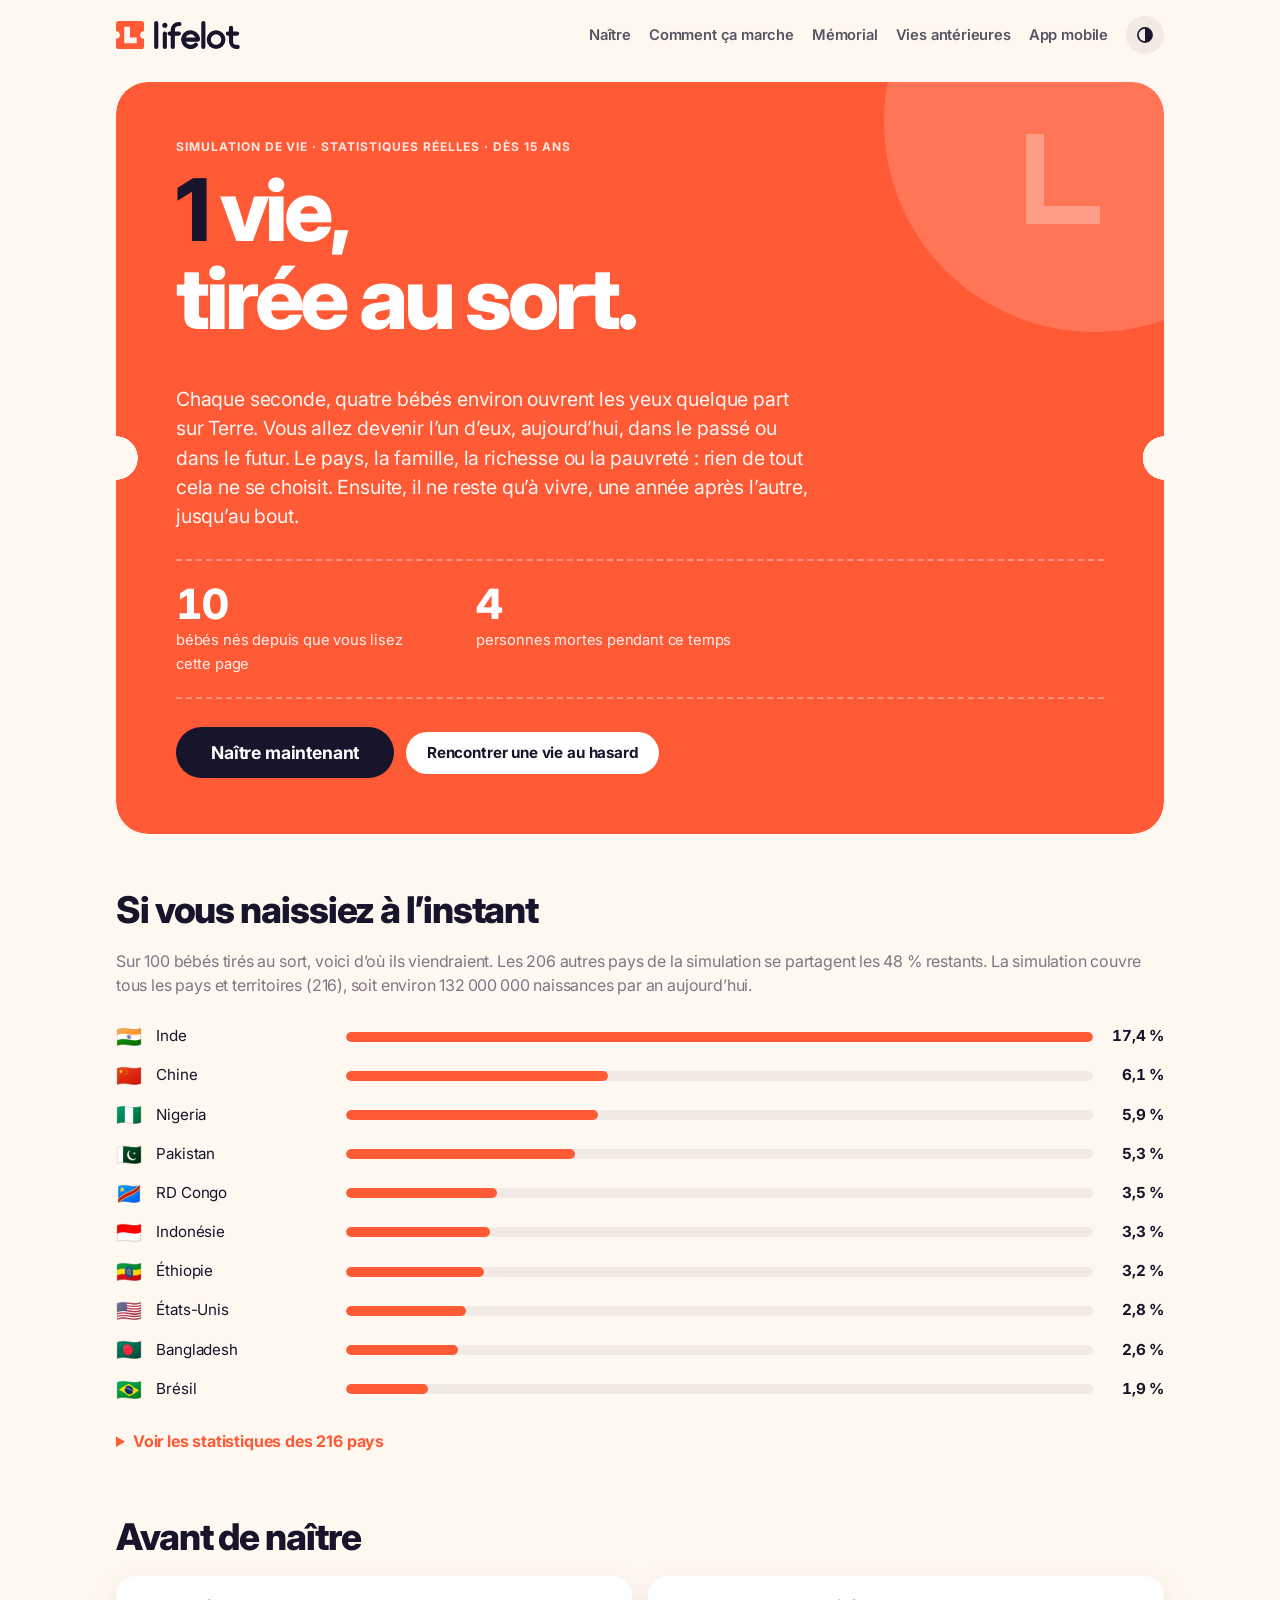
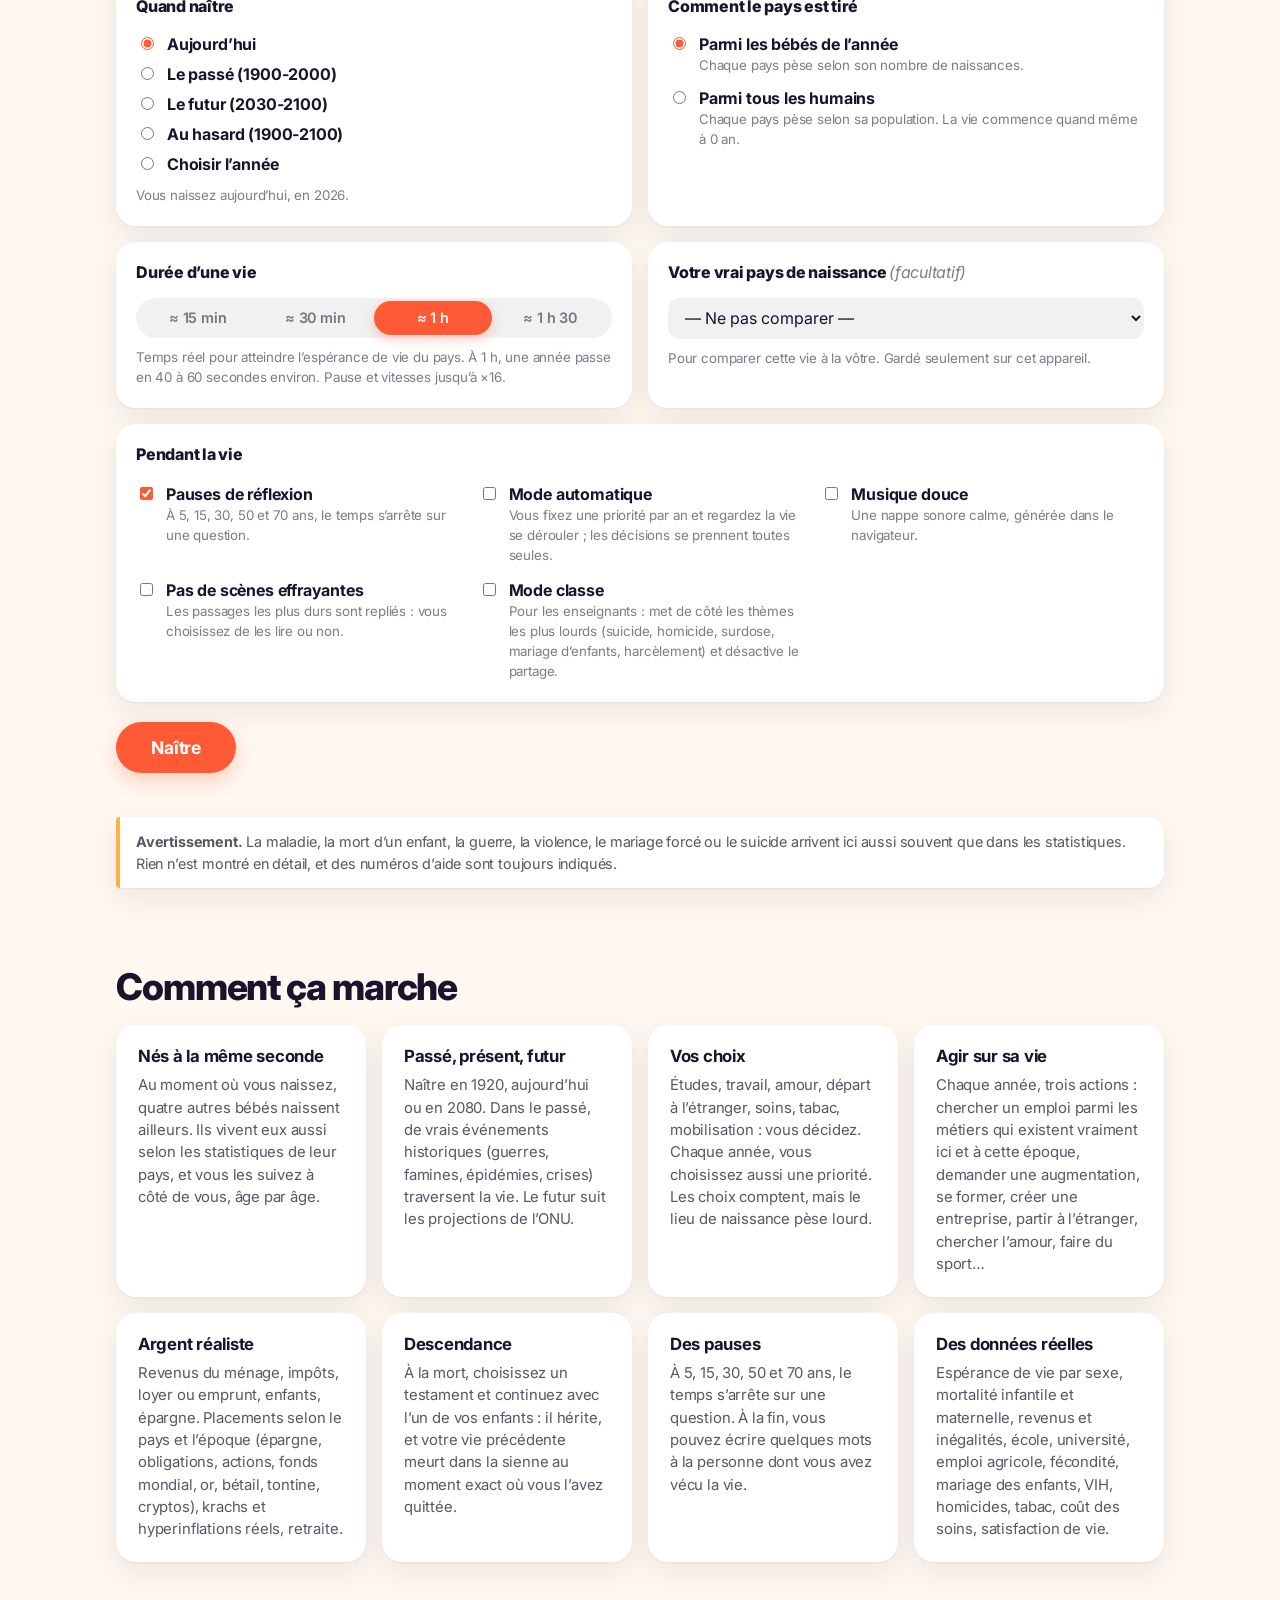
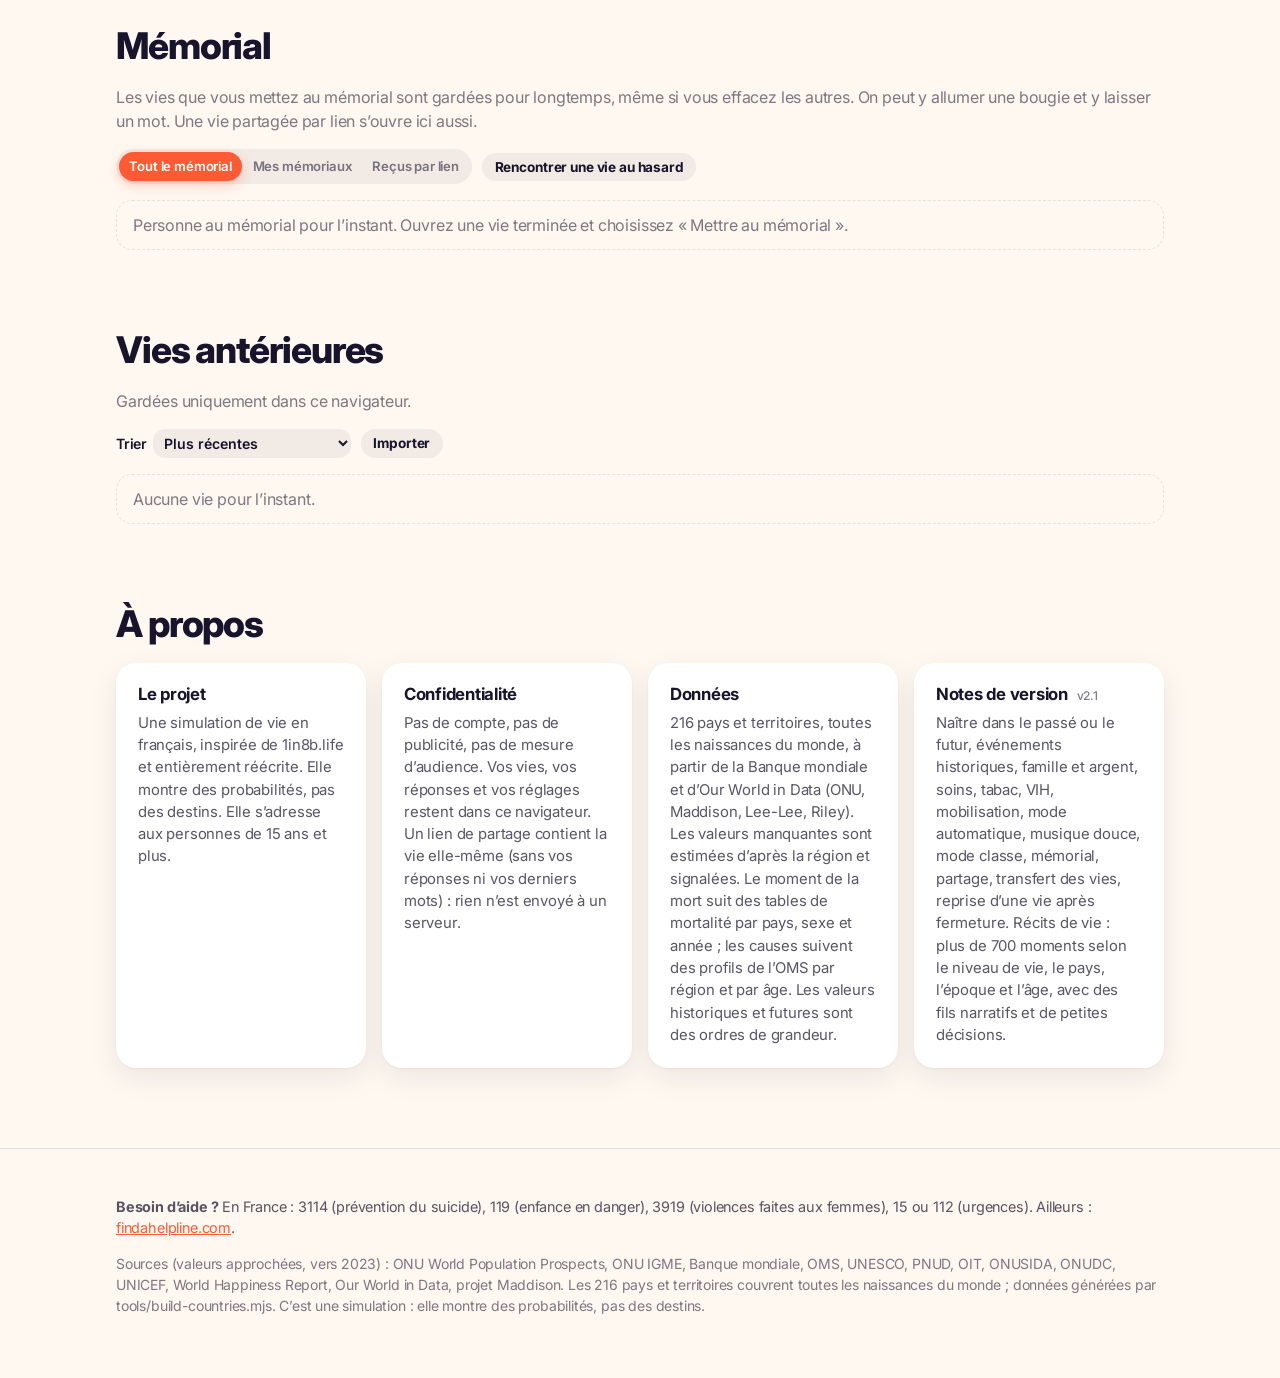
<file: index.html>
<!doctype html>
<html lang="fr">
<head>
<meta charset="utf-8">
<meta name="viewport" content="width=device-width, initial-scale=1, viewport-fit=cover">
<title>Lifelot · Naître au hasard</title>
<meta name="description" content="Une simulation de vie gratuite : naissez au hasard parmi les bébés qui viennent au monde, hier, aujourd’hui ou demain, et vivez une vie entière, guidée par les statistiques réelles de son pays.">
<meta name="theme-color" content="#FFF8F1" media="(prefers-color-scheme: light)">
<meta name="theme-color" content="#17142B" media="(prefers-color-scheme: dark)">
<link rel="icon" href="brand/icons/lifelot-favicon.svg" type="image/svg+xml">
<link rel="alternate icon" href="brand/icons/favicon.ico">
<link rel="apple-touch-icon" href="app/icon-180.png">
<link rel="preconnect" href="https://fonts.googleapis.com">
<link rel="preconnect" href="https://fonts.gstatic.com" crossorigin>
<link href="https://fonts.googleapis.com/css2?family=Inter:wght@400;500;600;700;800&display=swap" rel="stylesheet">
<link rel="stylesheet" href="styles.css?v=40">
</head>
<body>

<!-- ============ ACCUEIL ============ -->
<div id="home" class="screen">
  <header class="topnav">
    <a class="brand" href="#" aria-label="Lifelot, accueil"><svg class="brand-logo" viewBox="40 40 778 176" role="img" aria-label="Lifelot"><path fill="#FF5A36" fill-rule="evenodd" d="M58 40H198A18 18 0 0 1 216 58V104A24 24 0 0 0 216 152V198A18 18 0 0 1 198 216H58A18 18 0 0 1 40 198V152A24 24 0 0 0 40 104V58A18 18 0 0 1 58 40ZM92 76V180H170V144H128V76Z"/><g fill="currentColor" transform="translate(267 -3) scale(1)"><path d="M13 56A13 13 0 0 1 39 56V206A13 13 0 0 1 13 206Z"/><path d="M67 122A13 13 0 0 1 93 122V206A13 13 0 0 1 67 206Z"/><path d="M64 70A16 16 0 1 0 96 70A16 16 0 1 0 64 70Z"/><path d="M117 206V100A51 51 0 0 1 168 49H172A13 13 0 0 1 172 75H168A25 25 0 0 0 143 100V206A13 13 0 0 1 117 206Z"/><path d="M110 109H168A13 13 0 0 1 168 135H110A13 13 0 0 1 110 109Z"/><path d="M301 160A59 59 0 1 0 284.59 200.83A13 13 0 0 0 265.82 182.84A33 33 0 1 1 275 160Z"/><path d="M196 147H288A13 13 0 0 1 288 173H196A13 13 0 0 1 196 147Z"/><path d="M309 56A13 13 0 0 1 335 56V206A13 13 0 0 1 309 206Z"/><path d="M343 160A59 59 0 1 0 461 160A59 59 0 1 0 343 160ZM369 160A33 33 0 1 1 435 160A33 33 0 1 1 369 160Z"/><path d="M483 86A13 13 0 0 1 509 86V172A21 21 0 0 0 530 193H538A13 13 0 0 1 538 219H530A47 47 0 0 1 483 172Z"/><path d="M476 109H534A13 13 0 0 1 534 135H476A13 13 0 0 1 476 109Z"/></g></svg></a>
    <nav>
      <a href="#settings">Naître</a>
      <a href="#how">Comment ça marche</a>
      <a href="#memorial">Mémorial</a>
      <a href="#past">Vies antérieures</a>
      <a href="app/">App mobile</a>
    </nav>
    <button class="icon-btn" id="themeBtn" aria-label="Changer de thème" title="Clair / sombre"><svg viewBox="0 0 24 24" width="20" height="20" aria-hidden="true"><circle cx="12" cy="12" r="8.5" fill="none" stroke="currentColor" stroke-width="2"/><path d="M12 3.5a8.5 8.5 0 0 1 0 17z" fill="currentColor"/></svg></button>
  </header>

  <section class="hero">
    <p class="eyebrow">Simulation de vie · statistiques réelles · dès 15 ans</p>
    <h1><span class="big">1</span> vie,<br>tirée au sort.</h1>
    <p class="lead">Chaque seconde, quatre bébés environ ouvrent les yeux quelque part sur Terre. Vous allez devenir l’un d’eux, aujourd’hui, dans le passé ou dans le futur. Le pays, la famille, la richesse ou la pauvreté : rien de tout cela ne se choisit. Ensuite, il ne reste qu’à vivre, une année après l’autre, jusqu’au bout.</p>
    <div class="counters">
      <div class="counter"><b id="birthCount">0</b><span>bébés nés depuis que vous lisez cette page</span></div>
      <div class="counter"><b id="deathCount">0</b><span>personnes mortes pendant ce temps</span></div>
    </div>
    <div class="cta-row">
      <a class="btn primary big-btn" href="#settings">Naître maintenant</a>
      <button class="btn ghost" id="strangerBtn">Rencontrer une vie au hasard</button>
    </div>
  </section>

  <section class="band" id="odds">
    <div class="wrap">
      <h2 id="oddsTitle">Si vous naissiez à l’instant</h2>
      <p class="muted" id="oddsNote"></p>
      <ol class="odds" id="oddsList"></ol>
      <details class="all-countries">
        <summary>Voir les statistiques des <span id="countryCount"></span> pays</summary>
        <div class="table-wrap"><table id="countryTable"></table></div>
      </details>
    </div>
  </section>

  <section class="wrap" id="settings">
    <h2>Avant de naître</h2>
    <div class="settings">
      <fieldset>
        <legend>Quand naître</legend>
        <div class="era" id="eraChoices"></div>
        <label class="year-field" id="yearField">Année de naissance
          <input type="number" id="yearInput" min="1900" max="2100" step="1" inputmode="numeric">
        </label>
        <small class="muted" id="eraNote"></small>
      </fieldset>
      <fieldset>
        <legend>Comment le pays est tiré</legend>
        <label class="choice"><input type="radio" name="mode" value="births"><span><b>Parmi les bébés de l’année</b><small>Chaque pays pèse selon son nombre de naissances.</small></span></label>
        <label class="choice"><input type="radio" name="mode" value="pop"><span><b>Parmi tous les humains</b><small>Chaque pays pèse selon sa population. La vie commence quand même à 0 an.</small></span></label>
      </fieldset>
      <fieldset>
        <legend>Durée d’une vie</legend>
        <div class="seg" role="radiogroup" id="durSeg"></div>
        <small class="muted">Temps réel pour atteindre l’espérance de vie du pays. À 1 h, une année passe en 40 à 60 secondes environ. Pause et vitesses jusqu’à ×16.</small>
      </fieldset>
      <fieldset>
        <legend>Votre vrai pays de naissance <em>(facultatif)</em></legend>
        <select id="realCountry"><option value="">— Ne pas comparer —</option></select>
        <small class="muted">Pour comparer cette vie à la vôtre. Gardé seulement sur cet appareil.</small>
      </fieldset>
      <fieldset class="wide-field">
        <legend>Pendant la vie</legend>
        <label class="choice"><input type="checkbox" data-pref="pauses"><span><b>Pauses de réflexion</b><small>À 5, 15, 30, 50 et 70 ans, le temps s’arrête sur une question.</small></span></label>
        <label class="choice"><input type="checkbox" data-pref="auto"><span><b>Mode automatique</b><small>Vous fixez une priorité par an et regardez la vie se dérouler ; les décisions se prennent toutes seules.</small></span></label>
        <label class="choice"><input type="checkbox" data-pref="music"><span><b>Musique douce</b><small>Une nappe sonore calme, générée dans le navigateur.</small></span></label>
        <label class="choice"><input type="checkbox" data-pref="gentle"><span><b>Pas de scènes effrayantes</b><small>Les passages les plus durs sont repliés : vous choisissez de les lire ou non.</small></span></label>
        <label class="choice"><input type="checkbox" data-pref="classroom"><span><b>Mode classe</b><small>Pour les enseignants : met de côté les thèmes les plus lourds (suicide, homicide, surdose, mariage d’enfants, harcèlement) et désactive le partage.</small></span></label>
      </fieldset>
    </div>
    <div class="cta-row">
      <button class="btn primary big-btn" id="bornBtn">Naître</button>
      <button class="btn ghost" id="resumeBtn" hidden>Reprendre la vie en cours</button>
    </div>
    <div class="cta-row" id="pausedList"></div>
    <p class="notice"><b>Avertissement.</b> La maladie, la mort d’un enfant, la guerre, la violence, le mariage forcé ou le suicide arrivent ici aussi souvent que dans les statistiques. Rien n’est montré en détail, et des numéros d’aide sont toujours indiqués.</p>
  </section>

  <section class="wrap" id="how">
    <h2>Comment ça marche</h2>
    <div class="cards">
      <article class="card"><h3>Nés à la même seconde</h3><p>Au moment où vous naissez, quatre autres bébés naissent ailleurs. Ils vivent eux aussi selon les statistiques de leur pays, et vous les suivez à côté de vous, âge par âge.</p></article>
      <article class="card"><h3>Passé, présent, futur</h3><p>Naître en 1920, aujourd’hui ou en 2080. Dans le passé, de vrais événements historiques (guerres, famines, épidémies, crises) traversent la vie. Le futur suit les projections de l’ONU.</p></article>
      <article class="card"><h3>Vos choix</h3><p>Études, travail, amour, départ à l’étranger, soins, tabac, mobilisation : vous décidez. Chaque année, vous choisissez aussi une priorité. Les choix comptent, mais le lieu de naissance pèse lourd.</p></article>
      <article class="card"><h3>Agir sur sa vie</h3><p>Chaque année, trois actions : chercher un emploi parmi les métiers qui existent vraiment ici et à cette époque, demander une augmentation, se former, créer une entreprise, partir à l’étranger, chercher l’amour, faire du sport…</p></article>
      <article class="card"><h3>Argent réaliste</h3><p>Revenus du ménage, impôts, loyer ou emprunt, enfants, épargne. Placements selon le pays et l’époque (épargne, obligations, actions, fonds mondial, or, bétail, tontine, cryptos), krachs et hyperinflations réels, retraite.</p></article>
      <article class="card"><h3>Descendance</h3><p>À la mort, choisissez un testament et continuez avec l’un de vos enfants : il hérite, et votre vie précédente meurt dans la sienne au moment exact où vous l’avez quittée.</p></article>
      <article class="card"><h3>Des pauses</h3><p>À 5, 15, 30, 50 et 70 ans, le temps s’arrête sur une question. À la fin, vous pouvez écrire quelques mots à la personne dont vous avez vécu la vie.</p></article>
      <article class="card"><h3>Des données réelles</h3><p>Espérance de vie par sexe, mortalité infantile et maternelle, revenus et inégalités, école, université, emploi agricole, fécondité, mariage des enfants, VIH, homicides, tabac, coût des soins, satisfaction de vie.</p></article>
    </div>
  </section>

  <section class="wrap" id="memorial">
    <h2>Mémorial</h2>
    <p class="muted">Les vies que vous mettez au mémorial sont gardées pour longtemps, même si vous effacez les autres. On peut y allumer une bougie et y laisser un mot. Une vie partagée par lien s’ouvre ici aussi.</p>
    <div class="toolbar">
      <div class="seg compact" id="memSeg">
        <label><input type="radio" name="memf" value="all" checked><span>Tout le mémorial</span></label>
        <label><input type="radio" name="memf" value="mine"><span>Mes mémoriaux</span></label>
        <label><input type="radio" name="memf" value="shared"><span>Reçus par lien</span></label>
      </div>
      <button class="btn ghost small" id="strangerBtn2">Rencontrer une vie au hasard</button>
    </div>
    <ul class="past" id="memList"></ul>
  </section>

  <section class="wrap" id="past">
    <h2>Vies antérieures</h2>
    <p class="muted">Gardées uniquement dans ce navigateur.</p>
    <div class="toolbar">
      <label class="sort">Trier <select id="sortSel"></select></label>
      <button class="btn ghost small" id="exportBtn">Transférer (exporter)</button>
      <label class="btn ghost small file-btn">Importer<input type="file" id="importInput" accept="application/json,.json"></label>
      <button class="btn ghost small" id="clearPast" hidden>Tout effacer</button>
    </div>
    <ul class="past" id="pastList"></ul>
    <button class="btn ghost small" id="moreBtn" hidden>Voir plus</button>
  </section>

  <section class="wrap" id="about">
    <h2>À propos</h2>
    <div class="cards">
      <article class="card"><h3>Le projet</h3><p>Une simulation de vie en français, inspirée de 1in8b.life et entièrement réécrite. Elle montre des probabilités, pas des destins. Elle s’adresse aux personnes de 15 ans et plus.</p></article>
      <article class="card"><h3>Confidentialité</h3><p>Pas de compte, pas de publicité, pas de mesure d’audience. Vos vies, vos réponses et vos réglages restent dans ce navigateur. Un lien de partage contient la vie elle-même (sans vos réponses ni vos derniers mots) : rien n’est envoyé à un serveur.</p></article>
      <article class="card"><h3>Données</h3><p><span class="countryCount2"></span> pays et territoires, toutes les naissances du monde, à partir de la Banque mondiale et d’Our World in Data (ONU, Maddison, Lee-Lee, Riley). Les valeurs manquantes sont estimées d’après la région et signalées. Le moment de la mort suit des tables de mortalité par pays, sexe et année ; les causes suivent des profils de l’OMS par région et par âge. Les valeurs historiques et futures sont des ordres de grandeur.</p></article>
      <article class="card"><h3>Notes de version <small>v<span class="appVersion"></span></small></h3><p>Naître dans le passé ou le futur, événements historiques, famille et argent, soins, tabac, VIH, mobilisation, mode automatique, musique douce, mode classe, mémorial, partage, transfert des vies, reprise d’une vie après fermeture. Récits de vie : plus de 700 moments selon le niveau de vie, le pays, l’époque et l’âge, avec des fils narratifs et de petites décisions.</p></article>
    </div>
  </section>

  <footer class="foot">
    <div class="wrap">
      <p><b>Besoin d’aide ?</b> En France : 3114 (prévention du suicide), 119 (enfance en danger), 3919 (violences faites aux femmes), 15 ou 112 (urgences). Ailleurs : <a href="https://findahelpline.com" target="_blank" rel="noopener">findahelpline.com</a>.</p>
      <p class="muted small">Sources (valeurs approchées, vers 2023) : ONU World Population Prospects, ONU IGME, Banque mondiale, OMS, UNESCO, PNUD, OIT, ONUSIDA, ONUDC, UNICEF, World Happiness Report, Our World in Data, projet Maddison. Les <span class="countryCount2"></span> pays et territoires couvrent toutes les naissances du monde ; données générées par tools/build-countries.mjs. C’est une simulation : elle montre des probabilités, pas des destins.</p>
    </div>
  </footer>
</div>

<!-- ============ TIRAGE / ACTE DE NAISSANCE ============ -->
<div id="draw" class="screen overlay" hidden>
  <div class="draw-box">
    <p class="eyebrow" id="drawKicker">Tirage de votre lieu de naissance</p>
    <div class="spinner" id="spinner"><span id="spinFlag">🌍</span><b id="spinName">…</b></div>
    <article class="certificate" id="birthCert" hidden>
      <header><span>Acte de naissance</span><span id="bcDate"></span></header>
      <label class="name-field">Prénom <input id="bcName" maxlength="30"></label>
      <p class="birth-story" id="bcStory"></p>
      <dl class="facts" id="bcFacts"></dl>
      <div class="birth-more" id="bcMore"></div>
      <div class="cta-row">
        <button class="btn primary" id="startLife">Commencer cette vie</button>
        <button class="btn ghost" id="birthCardBtn">Carte à partager</button>
        <button class="btn ghost" id="cancelDraw">Annuler</button>
      </div>
    </article>
  </div>
</div>

<!-- ============ VIE ============ -->
<div id="life" class="screen" hidden>
  <header class="lifebar">
    <div class="who"><span id="lfFlag"></span><div><b id="lfName"></b><small id="lfCountry"></small></div></div>
    <div class="age"><b id="lfAge">0</b><span>an</span><small class="calyear" id="lfCalYear"></small><div class="yearbar"><i id="lfYear"></i></div></div>
    <div class="controls">
      <button class="icon-btn" id="playBtn" aria-label="Pause">❚❚</button>
      <div class="speeds" id="speeds"></div>
      <button class="btn small" id="nextBtn" title="Avancer jusqu’au prochain événement important">Suivant »</button>
      <button class="btn small" id="nextDecBtn" title="Avancer jusqu’à la prochaine décision">Décision ⏭</button>
      <button class="btn small primary" id="pendingBtn" hidden>Décision en attente</button>
      <label class="toggle" title="Les décisions se prennent toutes seules"><input type="checkbox" id="autoChk"><span>Auto</span></label>
      <div class="menu-wrap">
        <button class="icon-btn" id="menuBtn" aria-label="Menu" aria-expanded="false" title="Menu">⋯</button>
        <div class="menu" id="menu" hidden>
          <button data-act="family">Famille et vie</button>
          <button data-act="money">Dépenser et investir</button>
          <button data-act="politics">Politique</button>
          <button data-act="club">Vos clubs</button>
          <button data-act="fortune">Votre fortune</button>
          <hr>
          <label><input type="checkbox" data-pref="music"> Musique douce</label>
          <label><input type="checkbox" data-pref="pauses"> Pauses de réflexion</label>
          <label><input type="checkbox" data-pref="gentle"> Pas de scènes effrayantes</label>
          <hr>
          <button data-act="birthcard">Carte de naissance</button>
          <button data-act="help">Besoin d’aide</button>
          <button data-act="quit">Quitter (la vie est gardée)</button>
        </div>
      </div>
      <button class="icon-btn" id="quitBtn" aria-label="Quitter" title="Quitter">✕</button>
    </div>
  </header>

  <section class="dash" id="dash" aria-label="Tableau de bord"></section>

  <main class="lifegrid">
    <aside class="col">
      <section class="panel">
        <h3>Indicateurs <small>0–100</small></h3>
        <div id="statBars"></div>
        <p class="tiny muted">Santé : risque de mourir et capacité à travailler. Bonheur : revenus, proches, santé, dettes. Savoir : examens, emplois, premier salaire. Relations : mariage, enfants, harcèlement, solitude.</p>
      </section>
      <section class="panel" id="actPanel">
        <h3>Agir cette année <small id="actLeft"></small></h3>
        <div class="seg compact" id="actSeg">
          <label><input type="radio" name="actcat" value="pro" checked><span>Travail et argent</span></label>
          <label><input type="radio" name="actcat" value="perso"><span>Vie personnelle</span></label>
        </div>
        <div class="acts" id="actList"></div>
        <details class="acts-off"><summary>Actions impossibles pour l’instant</summary><ul id="actOff"></ul></details>
      </section>
      <section class="panel">
        <h3>Priorité de l’année</h3>
        <select id="priority"></select>
      </section>
      <section class="panel">
        <h3>Situation</h3>
        <dl class="facts" id="situation"></dl>
      </section>
      <section class="panel">
        <h3>Argent</h3>
        <dl class="facts" id="moneyMini"></dl>
        <button class="btn ghost small" data-act="money">Dépenser et investir</button>
      </section>
      <section class="panel">
        <h3>Politique</h3>
        <dl class="facts" id="polMini"></dl>
        <button class="btn ghost small" data-act="politics">Ouvrir</button>
      </section>
      <section class="panel">
        <h3>Famille et vie</h3>
        <dl class="facts" id="familyMini"></dl>
        <button class="btn ghost small" data-act="family">Ouvrir</button>
      </section>
    </aside>

    <section class="col story panel">
      <h3>Récit d’une vie <small>le plus récent en haut · ☆ pour garder un moment</small></h3>
      <ol id="storyLog"></ol>
      <button class="btn ghost small" id="olderBtn" hidden>Afficher les moments plus anciens</button>
    </section>

    <aside class="col">
      <section class="panel" id="worldPanel">
        <h3>Le monde autour <small id="worldYear"></small></h3>
        <ul class="world" id="worldList"></ul>
      </section>
      <section class="panel">
        <h3>Nés à la même seconde <small>au même âge</small></h3>
        <ul class="peers" id="peers"></ul>
      </section>
      <section class="panel">
        <h3>Grille de vie <small>1 case = 1 an</small></h3>
        <div class="grid100" id="grid100"></div>
      </section>
      <section class="panel">
        <h3>Courbe de survie</h3>
        <svg id="survival" viewBox="0 0 300 150" role="img" aria-label="Part des personnes nées la même année encore en vie"></svg>
        <p class="tiny muted" id="survivalNote"></p>
      </section>
      <section class="panel" id="comparePanel" hidden>
        <h3>Cette vie et la vôtre</h3>
        <table class="compare" id="compare"></table>
      </section>
    </aside>
  </main>
</div>

<!-- ============ FENÊTRES ============ -->
<div class="modal" id="decisionModal" hidden>
  <div class="modal-box">
    <p class="eyebrow">Une décision vous attend · <span id="decAge"></span></p>
    <h2 id="decText"></h2>
    <div class="options" id="decOptions"></div>
    <div class="cta-row"><button class="btn ghost small" id="decLater">Plus tard (le temps reste arrêté)</button></div>
  </div>
</div>

<div class="modal" id="pauseModal" hidden>
  <div class="modal-box">
    <p class="eyebrow">Une pause · <span id="pauseAge"></span></p>
    <h2 id="pauseText"></h2>
    <textarea id="pauseInput" rows="3" placeholder="Une ligne, si vous voulez…"></textarea>
    <div class="cta-row"><button class="btn primary" id="pauseGo">Continuer</button></div>
  </div>
</div>

<div class="modal" id="panelModal" hidden>
  <div class="modal-box wide">
    <div class="modal-head"><h2 id="panelTitle"></h2><button class="icon-btn" id="panelClose" aria-label="Fermer">✕</button></div>
    <div id="panelBody"></div>
  </div>
</div>

<div class="modal" id="heirModal" hidden>
  <div class="modal-box wide">
    <div class="modal-head"><h2>Continuer la lignée</h2><button class="icon-btn" id="heirClose" aria-label="Fermer">✕</button></div>
    <p class="muted" id="heirIntro"></p>
    <h3>Avec quel enfant ?</h3>
    <div class="choices" id="heirList"></div>
    <h3>Comment continuer ?</h3>
    <div class="choices" id="startList"></div>
    <h3>Le testament : à qui laisser l’héritage ?</h3>
    <div class="choices" id="willList"></div>
    <p class="notice" id="heirNote"></p>
    <div class="cta-row"><button class="btn primary" id="heirGo">Vivre sa vie</button></div>
  </div>
</div>

<div class="modal" id="helpModal" hidden>
  <div class="modal-box">
    <div class="modal-head"><h2>Besoin d’aide</h2><button class="icon-btn" id="helpClose" aria-label="Fermer">✕</button></div>
    <p class="help" id="helpText"></p>
  </div>
</div>

<div class="modal" id="deathModal" hidden>
  <div class="modal-box wide">
    <article class="certificate death">
      <header><span id="dcKind">Acte de décès</span><span id="dcDate"></span></header>
      <h2 id="dcTitle"></h2>
      <p id="dcLine" class="lead-sm"></p>
      <dl class="facts" id="dcFacts"></dl>
      <div class="grid100 small" id="dcGrid"></div>
      <div id="dcStarred"></div>
      <h3>Moments marquants</h3>
      <ol class="highlights" id="dcHighlights"></ol>
      <h3>Les quatre autres bébés</h3>
      <ul class="peers final" id="dcPeers"></ul>
      <div id="dcCompare"></div>
      <div id="dcReflections"></div>
      <p class="help" id="dcHelp" hidden></p>
      <label class="last-words" id="dcWords">Quelques mots pour <span id="dcName2"></span>
        <textarea id="dcMessage" rows="2" placeholder="Ce que vous auriez voulu lui dire…"></textarea>
      </label>
      <section class="memorial-box" id="dcMemorial" hidden>
        <h3>Au mémorial</h3>
        <p class="candles"><span id="dcCandles"></span> <button class="btn small" id="candleBtn">🕯️ Allumer une bougie</button></p>
        <ul class="notes" id="dcNotes"></ul>
        <div class="note-row"><input type="text" id="noteInput" maxlength="300" placeholder="Laisser un mot…"><button class="btn small" id="noteBtn">Laisser</button></div>
      </section>
    </article>
    <div class="cta-row">
      <button class="btn primary" id="againBtn">Une autre vie</button>
      <button class="btn primary" id="lineageBtn" hidden>Continuer la lignée</button>
      <button class="btn ghost" id="memorialBtn">Mettre au mémorial</button>
      <button class="btn ghost" id="keepBtn" hidden>Garder dans mes vies</button>
      <button class="btn ghost" id="cardBtn">Carte à partager</button>
      <button class="btn ghost" id="linkBtn">Lien de partage</button>
      <button class="btn ghost" id="deleteBtn" hidden>Supprimer</button>
      <button class="btn ghost" id="homeBtn">Accueil</button>
    </div>
  </div>
</div>

<div class="toast" id="toast" hidden></div>

<script src="countries.js?v=40"></script>
<script src="data.js?v=40"></script>
<script src="sim.js?v=40"></script>
<script src="economy.js?v=40"></script>
<script src="moments.js?v=40"></script>
<script src="careers.js?v=40"></script>
<script src="company.js?v=40"></script>
<script src="stardom.js?v=40"></script>
<script src="spending.js?v=40"></script>
<script src="politics.js?v=40"></script>
<script src="common.js?v=40"></script>
<script src="leagues.js?v=40"></script>
<script src="club.js?v=40"></script>
<script src="sport.js?v=40"></script>
<script src="bourse.js?v=40"></script>
<script src="multiclub.js?v=40"></script>
<script src="fortune.js?v=40"></script>
<script src="app.js?v=40"></script>
</body>
</html>
</file>
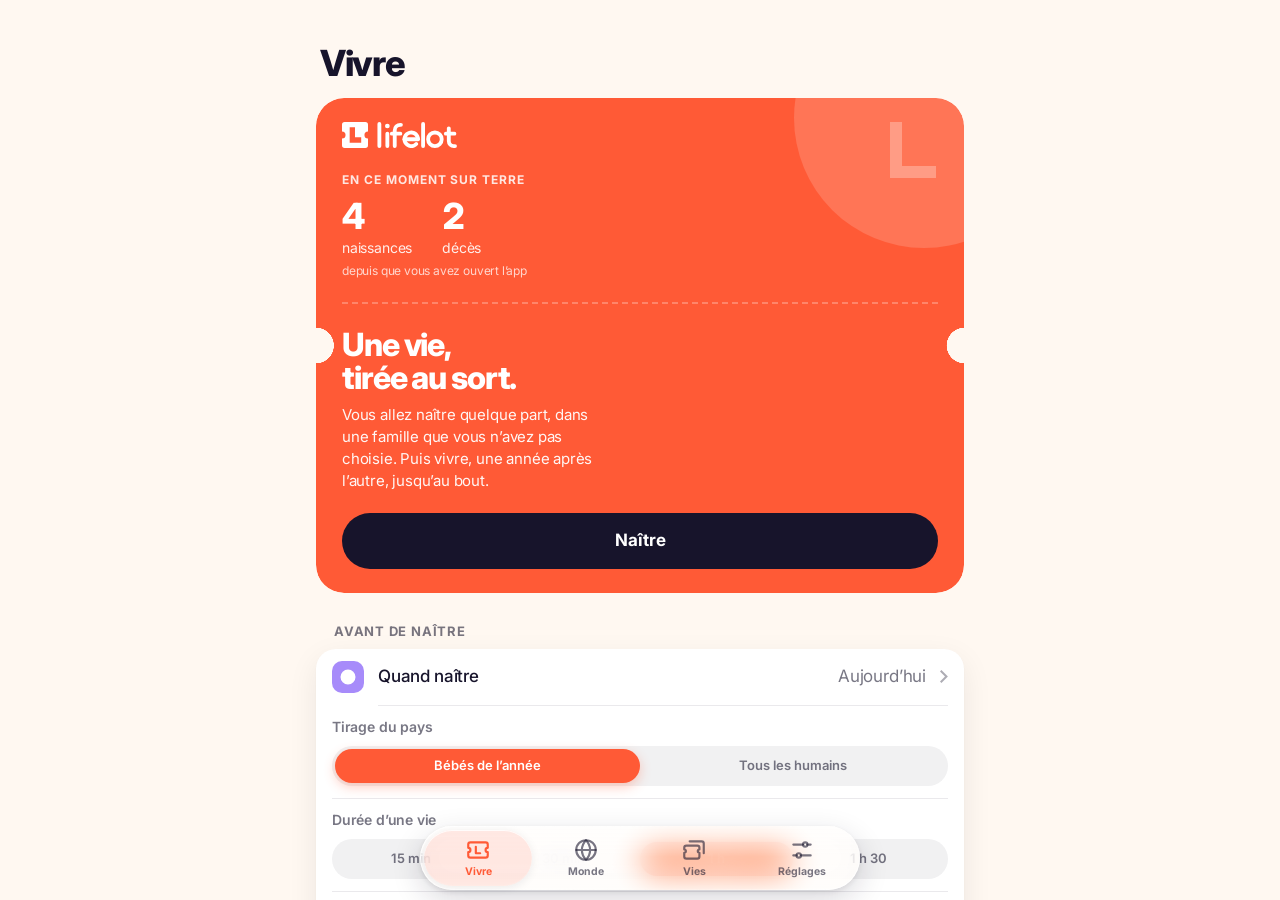
<file: app/index.html>
<!doctype html>
<html lang="fr">
<head>
<meta charset="utf-8">
<meta name="viewport" content="width=device-width, initial-scale=1, viewport-fit=cover, user-scalable=no">
<title>Lifelot</title>
<meta name="description" content="Naître au hasard, vivre une vie entière, guidée par les statistiques réelles de son pays.">
<meta name="theme-color" content="#FFF8F1" media="(prefers-color-scheme: light)">
<meta name="theme-color" content="#17142B" media="(prefers-color-scheme: dark)">
<meta name="apple-mobile-web-app-capable" content="yes">
<meta name="mobile-web-app-capable" content="yes">
<meta name="apple-mobile-web-app-status-bar-style" content="default">
<meta name="apple-mobile-web-app-title" content="Lifelot">
<link rel="manifest" href="manifest.webmanifest">
<link rel="icon" href="icon.svg" type="image/svg+xml">
<link rel="apple-touch-icon" href="icon-180.png">
<link rel="preconnect" href="https://fonts.googleapis.com">
<link rel="preconnect" href="https://fonts.gstatic.com" crossorigin>
<link href="https://fonts.googleapis.com/css2?family=Inter:wght@400;500;600;700;800&display=swap" rel="stylesheet">
<link rel="stylesheet" href="app.css?v=40">
</head>
<body>

<!-- ===================== ONGLET VIVRE ===================== -->
<section class="page" id="tab-live" data-title="Vivre">
  <header class="nav"><span class="nav-title">Vivre</span></header>
  <div class="content">
    <h1 class="large-title">Vivre</h1>

    <article class="hero-card ticket">
      <div class="hero-glow"></div>
      <svg class="hero-logo" viewBox="40 40 778 176" role="img" aria-label="Lifelot"><path fill="#FFFFFF" fill-rule="evenodd" d="M58 40H198A18 18 0 0 1 216 58V104A24 24 0 0 0 216 152V198A18 18 0 0 1 198 216H58A18 18 0 0 1 40 198V152A24 24 0 0 0 40 104V58A18 18 0 0 1 58 40ZM92 76V180H170V144H128V76Z"/><g fill="#FFFFFF" transform="translate(267 -3) scale(1)"><path d="M13 56A13 13 0 0 1 39 56V206A13 13 0 0 1 13 206Z"/><path d="M67 122A13 13 0 0 1 93 122V206A13 13 0 0 1 67 206Z"/><path d="M64 70A16 16 0 1 0 96 70A16 16 0 1 0 64 70Z"/><path d="M117 206V100A51 51 0 0 1 168 49H172A13 13 0 0 1 172 75H168A25 25 0 0 0 143 100V206A13 13 0 0 1 117 206Z"/><path d="M110 109H168A13 13 0 0 1 168 135H110A13 13 0 0 1 110 109Z"/><path d="M301 160A59 59 0 1 0 284.59 200.83A13 13 0 0 0 265.82 182.84A33 33 0 1 1 275 160Z"/><path d="M196 147H288A13 13 0 0 1 288 173H196A13 13 0 0 1 196 147Z"/><path d="M309 56A13 13 0 0 1 335 56V206A13 13 0 0 1 309 206Z"/><path d="M343 160A59 59 0 1 0 461 160A59 59 0 1 0 343 160ZM369 160A33 33 0 1 1 435 160A33 33 0 1 1 369 160Z"/><path d="M483 86A13 13 0 0 1 509 86V172A21 21 0 0 0 530 193H538A13 13 0 0 1 538 219H530A47 47 0 0 1 483 172Z"/><path d="M476 109H534A13 13 0 0 1 534 135H476A13 13 0 0 1 476 109Z"/></g></svg>
      <p class="hero-kicker">En ce moment sur Terre</p>
      <div class="hero-stats">
        <div><b id="birthCount">0</b><span>naissances</span></div>
        <div><b id="deathCount">0</b><span>décès</span></div>
      </div>
      <p class="hero-sub">depuis que vous avez ouvert l’app</p>
      <h2 class="hero-title">Une vie,<br>tirée au sort.</h2>
      <p class="hero-text">Vous allez naître quelque part, dans une famille que vous n’avez pas choisie. Puis vivre, une année après l’autre, jusqu’au bout.</p>
      <button class="btn-filled" id="bornBtn">Naître</button>
    </article>

    <div class="group" id="resumeGroup" hidden>
      <button class="cell link" id="resumeBtn">
        <span class="cell-icon" style="--c: var(--green)"><svg viewBox="0 0 24 24"><path d="M8 5v14l11-7z"/></svg></span>
        <span class="cell-main"><b>Reprendre la vie en cours</b><small id="resumeSub"></small></span>
        <span class="chev"></span>
      </button>
    </div>

    <div id="pausedGroup" hidden></div>

    <p class="group-header">Avant de naître</p>
    <div class="group">
      <label class="cell link">
        <span class="cell-icon" style="--c: var(--purple)"><svg viewBox="0 0 24 24"><path d="M12 2a10 10 0 100 20 10 10 0 000-20zm1 10.4V6h-2v7.4l5 3 1-1.7z"/></svg></span>
        <span class="cell-main"><b>Quand naître</b></span>
        <span class="cell-value" id="eraLabel"></span>
        <span class="chev"></span>
        <select id="eraSel" class="overlay-select"></select>
      </label>
      <label class="cell link" id="yearCell">
        <span class="cell-icon" style="--c: var(--indigo)"><svg viewBox="0 0 24 24"><path d="M7 2v2H5a2 2 0 00-2 2v14a2 2 0 002 2h14a2 2 0 002-2V6a2 2 0 00-2-2h-2V2h-2v2H9V2zM5 9h14v11H5z"/></svg></span>
        <span class="cell-main"><b>Année de naissance</b></span>
        <span class="cell-value" id="yearLabel"></span>
        <span class="chev"></span>
        <select id="yearSel" class="overlay-select"></select>
      </label>
      <div class="cell column">
        <span class="cell-label">Tirage du pays</span>
        <div class="segmented" data-name="mode">
          <button data-v="births" class="on">Bébés de l’année</button>
          <button data-v="pop">Tous les humains</button>
        </div>
      </div>
      <div class="cell column">
        <span class="cell-label">Durée d’une vie</span>
        <div class="segmented" data-name="dur">
          <button data-v="15">15 min</button>
          <button data-v="30">30 min</button>
          <button data-v="60" class="on">1 h</button>
          <button data-v="90">1 h 30</button>
        </div>
      </div>
      <label class="cell link">
        <span class="cell-icon" style="--c: var(--blue)"><svg viewBox="0 0 24 24"><path d="M12 2a10 10 0 100 20 10 10 0 000-20zm6.9 6h-2.9a15.7 15.7 0 00-1.4-3.6A8 8 0 0118.9 8zM12 4c.8 1.2 1.5 2.5 1.9 4h-3.8c.4-1.5 1.1-2.8 1.9-4zM4.3 14a8.2 8.2 0 010-4h3.4a16.5 16.5 0 000 4H4.3zm.8 2h2.9c.3 1.3.8 2.5 1.4 3.6A8 8 0 015.1 16zM8 8H5.1a8 8 0 014.3-3.6C8.8 5.5 8.3 6.7 8 8zm4 12c-.8-1.2-1.5-2.5-1.9-4h3.8c-.4 1.5-1.1 2.8-1.9 4zm2.3-6H9.7a14.7 14.7 0 010-4h4.6a14.7 14.7 0 010 4zm.3 5.6c.6-1.1 1.1-2.3 1.4-3.6h2.9a8 8 0 01-4.3 3.6zm1.7-5.6a16.5 16.5 0 000-4h3.4a8.2 8.2 0 010 4h-3.4z"/></svg></span>
        <span class="cell-main"><b>Mon vrai pays</b></span>
        <span class="cell-value" id="realLabel">Aucun</span>
        <span class="chev"></span>
        <select id="realCountry" class="overlay-select"><option value="">Ne pas comparer</option></select>
      </label>
    </div>
    <p class="group-footer" id="eraNote"></p>
    <p class="group-footer">Choisir votre vrai pays permet de comparer cette vie à la vôtre. Rien ne quitte cet appareil.</p>

    <div class="group" style="margin-top:20px">
      <button class="cell link" id="strangerBtn">
        <span class="cell-icon" style="--c: var(--teal)"><svg viewBox="0 0 24 24"><path d="M12 12a4 4 0 100-8 4 4 0 000 8zm0 2c-4 0-8 2-8 5v1h16v-1c0-3-4-5-8-5z"/></svg></span>
        <span class="cell-main"><b>Rencontrer une vie au hasard</b><small>Une vie entière, vécue par quelqu’un d’autre</small></span>
        <span class="chev"></span>
      </button>
    </div>

    <p class="group-header">Comment ça marche</p>
    <div class="feature-scroller">
      <article class="feature" style="--c: var(--orange)"><span class="feature-icon"><svg viewBox="0 0 24 24" fill="none" stroke="currentColor" stroke-width="2" stroke-linecap="round" stroke-linejoin="round"><path d="M5 20v-8M12 20V5M19 20v-5"/></svg></span><h3>Données réelles</h3><p>Tous les pays du monde, de 1900 à 2100 : Banque mondiale, ONU, Our World in Data.</p></article>
    </div>

    <p class="group-footer warn">La maladie, la mort d’un enfant, la violence, le mariage forcé ou le suicide surviennent ici aussi souvent que dans les statistiques. Rien n’est montré en détail. Dès 15 ans.</p>
  </div>
</section>

<!-- ===================== ONGLET MONDE ===================== -->
<section class="page" id="tab-world" data-title="Monde" hidden>
  <header class="nav"><span class="nav-title">Monde</span></header>
  <div class="content">
    <h1 class="large-title">Monde</h1>
    <p class="group-header">Si vous naissiez maintenant</p>
    <div class="group" id="oddsGroup"></div>
    <p class="group-footer" id="oddsNote"></p>
    <div class="search"><svg viewBox="0 0 24 24"><path d="M10 3a7 7 0 015.6 11.2l5.1 5.1-1.4 1.4-5.1-5.1A7 7 0 1110 3zm0 2a5 5 0 100 10 5 5 0 000-10z"/></svg><input id="search" type="search" placeholder="Rechercher un pays" autocomplete="off"></div>
    <p class="group-header">Tous les pays</p>
    <div class="group" id="countryGroup"></div>
  </div>
</section>

<!-- ===================== ONGLET VIES ===================== -->
<section class="page" id="tab-lives" data-title="Vies" hidden>
  <header class="nav"><span class="nav-title">Vies</span></header>
  <div class="content">
    <h1 class="large-title">Vies</h1>
    <div class="empty" id="livesEmpty">
      <div class="empty-icon"><svg viewBox="0 0 24 24" fill="none" stroke="currentColor" stroke-width="2" stroke-linecap="round" stroke-linejoin="round"><path d="M8 4h11a2 2 0 0 1 2 2v9"/><path d="M5 8h10a2 2 0 0 1 2 2v1.5a1.5 1.5 0 0 0 0 3V18a2 2 0 0 1-2 2H5a2 2 0 0 1-2-2v-3.5a1.5 1.5 0 0 0 0-3V10a2 2 0 0 1 2-2z"/></svg></div>
      <h3>Aucune vie pour l’instant</h3>
      <p>Les vies que vous vivez jusqu’au bout apparaîtront ici.</p>
    </div>
    <div class="segmented" data-name="livesTab" style="margin-bottom:16px">
      <button data-v="mine" class="on">Mes vies</button>
      <button data-v="memorial">Mémorial</button>
      <button data-v="shared">Reçues</button>
    </div>
    <div class="group" id="sortGroup">
      <label class="cell link">
        <span class="cell-main"><b>Trier</b></span>
        <span class="cell-value" id="sortLabel"></span>
        <span class="chev"></span>
        <select id="sortSel" class="overlay-select"></select>
      </label>
    </div>
    <div class="group" id="livesGroup"></div>
    <div class="group" id="moreGroup" hidden><button class="cell link" id="moreBtn"><span class="cell-main"><b style="color:var(--tint)">Voir plus</b></span></button></div>
    <p class="group-footer" id="livesNote">Gardées uniquement sur cet appareil.</p>
    <div class="group" style="margin-top:24px">
      <button class="cell link" id="strangerBtn2"><span class="cell-main"><b>Rencontrer une vie au hasard</b></span><span class="chev"></span></button>
      <button class="cell link" id="exportBtn"><span class="cell-main"><b>Transférer mes vies</b><small>Enregistrer un fichier à ouvrir sur un autre appareil</small></span><span class="chev"></span></button>
      <label class="cell link"><span class="cell-main"><b>Importer des vies</b><small>Ouvrir un fichier de vies</small></span><span class="chev"></span><input type="file" id="importInput" accept="application/json,.json" class="overlay-select"></label>
    </div>
    <div class="group" id="clearGroup" hidden><button class="cell destructive" id="clearPast">Effacer toutes les vies</button></div>
    <p class="group-footer">Les vies du mémorial restent, même si vous effacez les autres.</p>
  </div>
</section>

<!-- ===================== ONGLET RÉGLAGES ===================== -->
<section class="page" id="tab-settings" data-title="Réglages" hidden>
  <header class="nav"><span class="nav-title">Réglages</span></header>
  <div class="content">
    <h1 class="large-title">Réglages</h1>
    <p class="group-header">Apparence</p>
    <div class="group">
      <div class="cell column">
        <div class="segmented" data-name="theme">
          <button data-v="auto" class="on">Automatique</button>
          <button data-v="light">Clair</button>
          <button data-v="dark">Sombre</button>
        </div>
      </div>
    </div>
    <p class="group-header">Pendant la vie</p>
    <div class="group">
      <label class="cell">
        <span class="cell-icon" style="--c: var(--orange)"><svg viewBox="0 0 24 24"><path d="M13 2L4 14h7l-1 8 9-12h-7z"/></svg></span>
        <span class="cell-main"><b>Mode automatique</b></span>
        <input type="checkbox" class="switch" id="optAuto">
      </label>
      <label class="cell">
        <span class="cell-icon" style="--c: var(--indigo)"><svg viewBox="0 0 24 24"><path d="M6 4h4v16H6zm8 0h4v16h-4z"/></svg></span>
        <span class="cell-main"><b>Pauses de réflexion</b></span>
        <input type="checkbox" class="switch" id="optPauses" checked>
      </label>
      <label class="cell">
        <span class="cell-icon" style="--c: var(--teal)"><svg viewBox="0 0 24 24"><path d="M12 3v10.6A4 4 0 1014 17V7h4V3z"/></svg></span>
        <span class="cell-main"><b>Musique douce</b></span>
        <input type="checkbox" class="switch" id="optMusic">
      </label>
      <label class="cell">
        <span class="cell-icon" style="--c: var(--blue)"><svg viewBox="0 0 24 24"><path d="M12 2L4 5v6c0 5 3.4 9.7 8 11 4.6-1.3 8-6 8-11V5z"/></svg></span>
        <span class="cell-main"><b>Pas de scènes effrayantes</b><small>Les passages les plus durs sont repliés</small></span>
        <input type="checkbox" class="switch" id="optGentle">
      </label>
      <label class="cell">
        <span class="cell-icon" style="--c: var(--green)"><svg viewBox="0 0 24 24"><path d="M12 3L1 9l11 6 9-4.9V17h2V9zM5 13.2v4L12 21l7-3.8v-4L12 17z"/></svg></span>
        <span class="cell-main"><b>Mode classe</b><small>Pour les enseignants</small></span>
        <input type="checkbox" class="switch" id="optClassroom">
      </label>
      <label class="cell">
        <span class="cell-icon" style="--c: var(--pink)"><svg viewBox="0 0 24 24"><path d="M12 3a9 9 0 019 9h-2a7 7 0 00-14 0H3a9 9 0 019-9zm-7 11h3v7H5zm11 0h3v7h-3z"/></svg></span>
        <span class="cell-main"><b>Vibrations</b></span>
        <input type="checkbox" class="switch" id="optHaptics" checked>
      </label>
    </div>
    <p class="group-footer">En mode automatique, vous fixez une priorité par an et les décisions se prennent toutes seules. Le mode classe met de côté les thèmes les plus lourds (suicide, homicide, surdose, mariage d’enfants, harcèlement) et désactive le partage.</p>

    <p class="group-header">Besoin d’aide</p>
    <div class="group">
      <a class="cell link" href="tel:3114"><span class="cell-icon" style="--c: var(--green)"><svg viewBox="0 0 24 24"><path d="M6.6 10.8a15.1 15.1 0 006.6 6.6l2.2-2.2c.3-.3.7-.4 1-.2 1.1.4 2.3.6 3.6.6.6 0 1 .4 1 1V20c0 .6-.4 1-1 1A17 17 0 013 4c0-.6.4-1 1-1h3.5c.6 0 1 .4 1 1 0 1.2.2 2.4.6 3.6.1.3 0 .7-.2 1z"/></svg></span><span class="cell-main"><b>3114</b><small>Prévention du suicide · 24 h/24</small></span><span class="chev"></span></a>
      <a class="cell link" href="tel:119"><span class="cell-icon" style="--c: var(--blue)"><svg viewBox="0 0 24 24"><path d="M6.6 10.8a15.1 15.1 0 006.6 6.6l2.2-2.2c.3-.3.7-.4 1-.2 1.1.4 2.3.6 3.6.6.6 0 1 .4 1 1V20c0 .6-.4 1-1 1A17 17 0 013 4c0-.6.4-1 1-1h3.5c.6 0 1 .4 1 1 0 1.2.2 2.4.6 3.6.1.3 0 .7-.2 1z"/></svg></span><span class="cell-main"><b>119</b><small>Enfance en danger</small></span><span class="chev"></span></a>
      <a class="cell link" href="tel:3919"><span class="cell-icon" style="--c: var(--purple)"><svg viewBox="0 0 24 24"><path d="M6.6 10.8a15.1 15.1 0 006.6 6.6l2.2-2.2c.3-.3.7-.4 1-.2 1.1.4 2.3.6 3.6.6.6 0 1 .4 1 1V20c0 .6-.4 1-1 1A17 17 0 013 4c0-.6.4-1 1-1h3.5c.6 0 1 .4 1 1 0 1.2.2 2.4.6 3.6.1.3 0 .7-.2 1z"/></svg></span><span class="cell-main"><b>3919</b><small>Violences faites aux femmes</small></span><span class="chev"></span></a>
      <a class="cell link" href="https://findahelpline.com" target="_blank" rel="noopener"><span class="cell-icon" style="--c: var(--gray)"><svg viewBox="0 0 24 24"><path d="M12 2a10 10 0 100 20 10 10 0 000-20zm0 18a8 8 0 110-16 8 8 0 010 16z"/></svg></span><span class="cell-main"><b>Ailleurs dans le monde</b><small>findahelpline.com</small></span><span class="chev"></span></a>
    </div>

    <p class="group-header">À propos</p>
    <div class="group">
      <div class="cell"><span class="cell-main"><b>Version</b></span><span class="cell-value" id="appVersion"></span></div>
      <button class="cell link" id="notesBtn"><span class="cell-main"><b>Notes de version</b></span><span class="chev"></span></button>
      <button class="cell link" id="privacyBtn"><span class="cell-main"><b>Confidentialité</b></span><span class="chev"></span></button>
      <a class="cell link" href="../"><span class="cell-main"><b>Version web</b></span><span class="chev"></span></a>
    </div>
    <p class="group-footer">Valeurs approchées (vers 2023) : ONU World Population Prospects, Banque mondiale, OMS, UNESCO, ONUDC, UNICEF, World Happiness Report. Le moment de la mort suit une table de mortalité calée sur chaque pays et chaque sexe. C’est une simulation : elle montre des probabilités, pas des destins.</p>
  </div>
</section>

<!-- ===================== BARRE D'ONGLETS ===================== -->
<nav class="tabbar" id="tabbar" role="tablist" aria-label="Navigation">
  <span class="tab-lens" id="tabLens" aria-hidden="true"></span>
  <button data-tab="tab-live" role="tab" aria-selected="true" class="on"><svg viewBox="0 0 24 24" fill="none" stroke="currentColor" stroke-width="2" stroke-linecap="round" stroke-linejoin="round"><path d="M5 5h14a2 2 0 0 1 2 2v3a2 2 0 0 0 0 4v3a2 2 0 0 1-2 2H5a2 2 0 0 1-2-2v-3a2 2 0 0 0 0-4V7a2 2 0 0 1 2-2z"/><path d="M10 9v6h4"/></svg><span>Vivre</span></button>
  <button data-tab="tab-world" role="tab" aria-selected="false"><svg viewBox="0 0 24 24" fill="none" stroke="currentColor" stroke-width="2" stroke-linecap="round" stroke-linejoin="round"><circle cx="12" cy="12" r="9"/><path d="M3 12h18M12 3c2.5 2.6 3.8 5.6 3.8 9s-1.3 6.4-3.8 9c-2.5-2.6-3.8-5.6-3.8-9S9.5 5.6 12 3z"/></svg><span>Monde</span></button>
  <button data-tab="tab-lives" role="tab" aria-selected="false"><svg viewBox="0 0 24 24" fill="none" stroke="currentColor" stroke-width="2" stroke-linecap="round" stroke-linejoin="round"><path d="M8 4h11a2 2 0 0 1 2 2v9"/><path d="M5 8h10a2 2 0 0 1 2 2v1.5a1.5 1.5 0 0 0 0 3V18a2 2 0 0 1-2 2H5a2 2 0 0 1-2-2v-3.5a1.5 1.5 0 0 0 0-3V10a2 2 0 0 1 2-2z"/></svg><span>Vies</span></button>
  <button data-tab="tab-settings" role="tab" aria-selected="false"><svg viewBox="0 0 24 24" fill="none" stroke="currentColor" stroke-width="2" stroke-linecap="round" stroke-linejoin="round"><path d="M4 7h9M17 7h3M4 17h3M11 17h9"/><circle cx="15" cy="7" r="2"/><circle cx="9" cy="17" r="2"/></svg><span>Réglages</span></button>
</nav>

<!-- ===================== TIRAGE ===================== -->
<section class="fullscreen draw" id="drawView" hidden>
  <div class="draw-stage">
    <p class="draw-kicker" id="drawKicker">Tirage de votre lieu de naissance</p>
    <div class="globe ticket" id="globe"><span id="spinFlag">🎟️</span></div>
    <p class="draw-name" id="spinName"></p>

    <article class="pass ticket" id="pass" hidden>
      <div class="pass-top">
        <span class="pass-flag" id="passFlag"></span>
        <div><small>Acte de naissance</small><b id="passDate"></b></div>
      </div>
      <input class="pass-name" id="passName" maxlength="30" aria-label="Prénom">
      <p class="pass-sub" id="passSub"></p>
      <div class="pass-grid" id="passGrid"></div>
      <p class="pass-family" id="passFamily"></p>
    </article>
    <div class="pass-details" id="passDetails" hidden></div>
  </div>
  <div class="draw-actions" id="drawActions" hidden>
    <button class="btn-filled" id="startLife">Commencer cette vie</button>
    <button class="btn-gray" id="passCard">Carte à partager</button>
    <button class="btn-plain" id="cancelDraw">Annuler</button>
  </div>
</section>

<!-- ===================== VIE ===================== -->
<section class="fullscreen life" id="lifeView" hidden>
  <header class="life-top">
    <button class="circle-btn" id="quitBtn" aria-label="Fermer"><svg viewBox="0 0 24 24"><path d="M6.4 5L12 10.6 17.6 5 19 6.4 13.4 12l5.6 5.6-1.4 1.4-5.6-5.6L6.4 19 5 17.6l5.6-5.6L5 6.4z"/></svg></button>
    <div class="life-who"><b id="lfName"></b><small id="lfCountry"></small><small class="who-mini" id="lfMini" aria-hidden="true"></small></div>
    <button class="chip" id="autoChip" aria-pressed="false">Auto</button>
    <button class="circle-btn" id="menuBtn" aria-label="Menu"><svg viewBox="0 0 24 24"><circle cx="5" cy="12" r="2"/><circle cx="12" cy="12" r="2"/><circle cx="19" cy="12" r="2"/></svg></button>
    <div class="top-year" role="progressbar" aria-label="Avancement de l’année" aria-valuemin="0" aria-valuemax="100"><i id="topYear"></i></div>
  </header>

  <div class="life-scroll" id="lifeScroll">
    <div class="life-hero ticket" id="lifeHero">
      <div class="age-ring">
        <svg viewBox="0 0 120 120"><circle class="track" cx="60" cy="60" r="52"/><circle class="prog" id="yearRing" cx="60" cy="60" r="52"/></svg>
        <div class="age-num"><b id="lfAge">0</b><span id="lfAgeUnit">an</span></div>
      </div>
      <div class="rings" id="rings"></div>
    </div>

    <div class="dash" id="dash" aria-label="Tableau de bord"></div>

    <div class="segmented life-seg" id="lifeSeg">
      <button data-v="story" class="on">Récit</button>
      <button data-v="act">Agir<span class="seg-badge" id="actBadge" hidden></span></button>
      <button data-v="me">Situation</button>
      <button data-v="peers">Comparer</button>
      <button data-v="data">Données</button>
    </div>

    <div class="pane" id="pane-story"><ol class="feed" id="feed"></ol></div>

    <div class="pane" id="pane-act" hidden>
      <p class="group-header" id="actLeft"></p>
      <div class="segmented" data-name="actcat" style="margin:0 0 12px">
        <button data-v="pro" class="on">Travail et argent</button>
        <button data-v="perso">Vie personnelle</button>
      </div>
      <div class="group" id="actList"></div>
      <details class="off-list">
        <summary>Impossible pour l’instant <span id="actOffN"></span></summary>
        <div class="group" id="actOff"></div>
      </details>
    </div>

    <div class="pane" id="pane-me" hidden>
      <p class="group-header">Priorité de l’année</p>
      <div class="priority" id="priority"></div>
      <p class="group-header">Situation</p>
      <div class="group" id="situation"></div>
      <p class="group-header">Argent</p>
      <div class="group" id="moneyMini"></div>
      <div class="group"><button class="cell link" data-act="money"><span class="cell-main"><b style="color:var(--tint)">Dépenser et investir</b></span><span class="chev"></span></button></div>
      <p class="group-header">Politique</p>
      <div class="group" id="polMini"></div>
      <div class="group"><button class="cell link" data-act="politics"><span class="cell-main"><b style="color:var(--tint)">Politique</b><small>S’engager, se présenter, les lobbys</small></span><span class="chev"></span></button></div>
      <p class="group-header">Famille et vie</p>
      <div class="group" id="familyMini"></div>
      <div class="group"><button class="cell link" data-act="family"><span class="cell-main"><b style="color:var(--tint)">Famille et vie</b></span><span class="chev"></span></button></div>
    </div>

    <div class="pane" id="pane-peers" hidden>
      <p class="group-header">Nés à la même seconde · au même âge</p>
      <div class="group" id="peers"></div>
    </div>

    <div class="pane" id="pane-data" hidden>
      <p class="group-header" id="worldHeader">Le monde autour</p>
      <div class="group" id="world"></div>
      <p class="group-header">Grille de vie · 1 case = 1 an</p>
      <div class="card"><div class="grid100" id="grid100"></div></div>
      <p class="group-header">Courbe de survie</p>
      <div class="card"><svg id="survival" viewBox="0 0 300 150"></svg><p class="card-note" id="survivalNote"></p></div>
      <div id="compareWrap" hidden>
        <p class="group-header">Cette vie et la vôtre</p>
        <div class="group" id="compare"></div>
      </div>
    </div>
  </div>

  <button class="pending" id="pendingBtn" hidden>Une décision vous attend</button>
  <footer class="life-controls">
    <button class="pill" id="speedBtn">×1</button>
    <button class="play" id="playBtn" aria-label="Pause"><svg viewBox="0 0 24 24" id="playIcon"><path d="M7 5h3.5v14H7zm6.5 0H17v14h-3.5z"/></svg></button>
    <button class="pill" id="nextBtn" aria-label="Avancer jusqu’au prochain moment">Avancer<svg viewBox="0 0 24 24"><path d="M5 5l7 7-7 7zm7 0l7 7-7 7z"/></svg></button>
  </footer>
</section>

<!-- ===================== FEUILLE (SHEET) ===================== -->
<div class="sheet-backdrop" id="sheetBackdrop" hidden></div>
<section class="sheet" id="sheet" hidden aria-modal="true" role="dialog">
  <div class="grabber"></div>
  <div class="sheet-body" id="sheetBody"></div>
</section>

<div class="toast" id="toast" hidden></div>

<script src="../countries.js?v=40"></script>
<script src="../data.js?v=40"></script>
<script src="../sim.js?v=40"></script>
<script src="../economy.js?v=40"></script>
<script src="../moments.js?v=40"></script>
<script src="../careers.js?v=40"></script>
<script src="../company.js?v=40"></script>
<script src="../stardom.js?v=40"></script>
<script src="../spending.js?v=40"></script>
<script src="../politics.js?v=40"></script>
<script src="../common.js?v=40"></script>
<script src="../leagues.js?v=40"></script>
<script src="../club.js?v=40"></script>
<script src="../sport.js?v=40"></script>
<script src="../bourse.js?v=40"></script>
<script src="../multiclub.js?v=40"></script>
<script src="../fortune.js?v=40"></script>
<script src="app.js?v=40"></script>
</body>
</html>
</file>
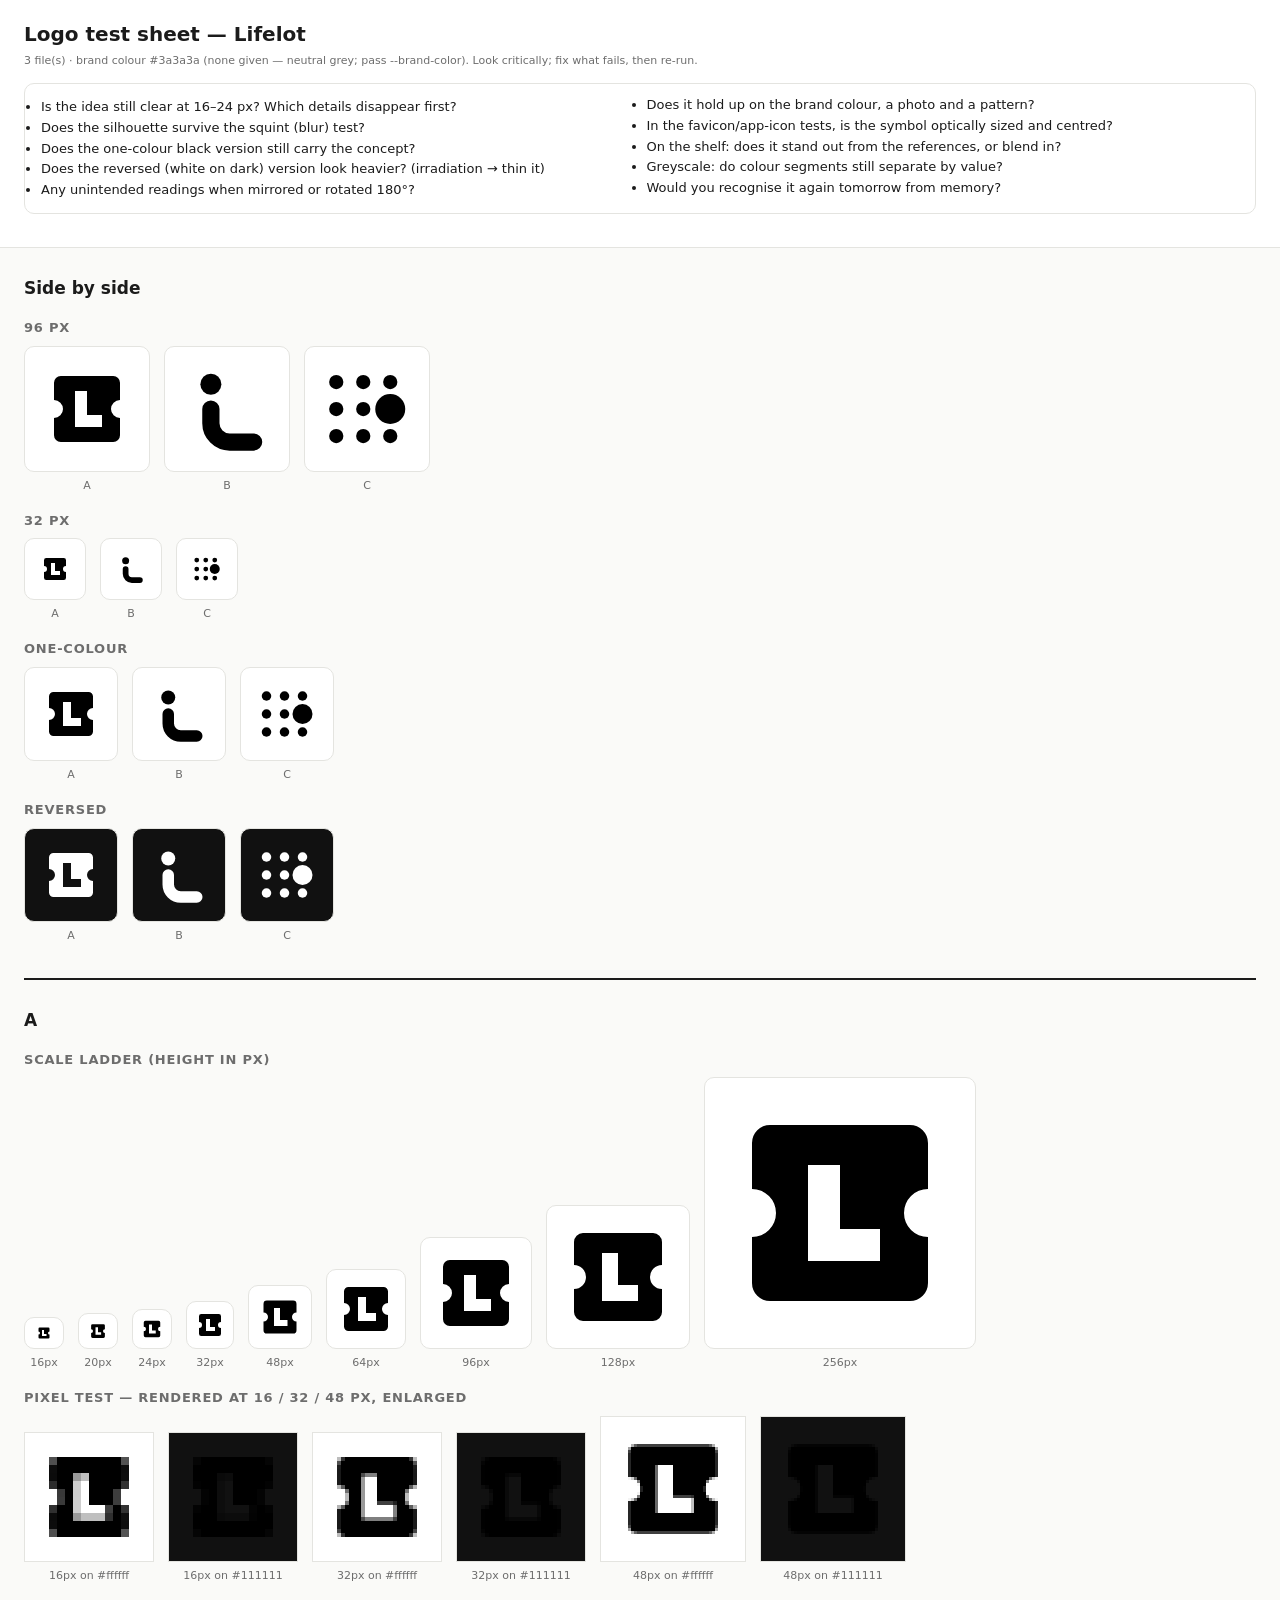
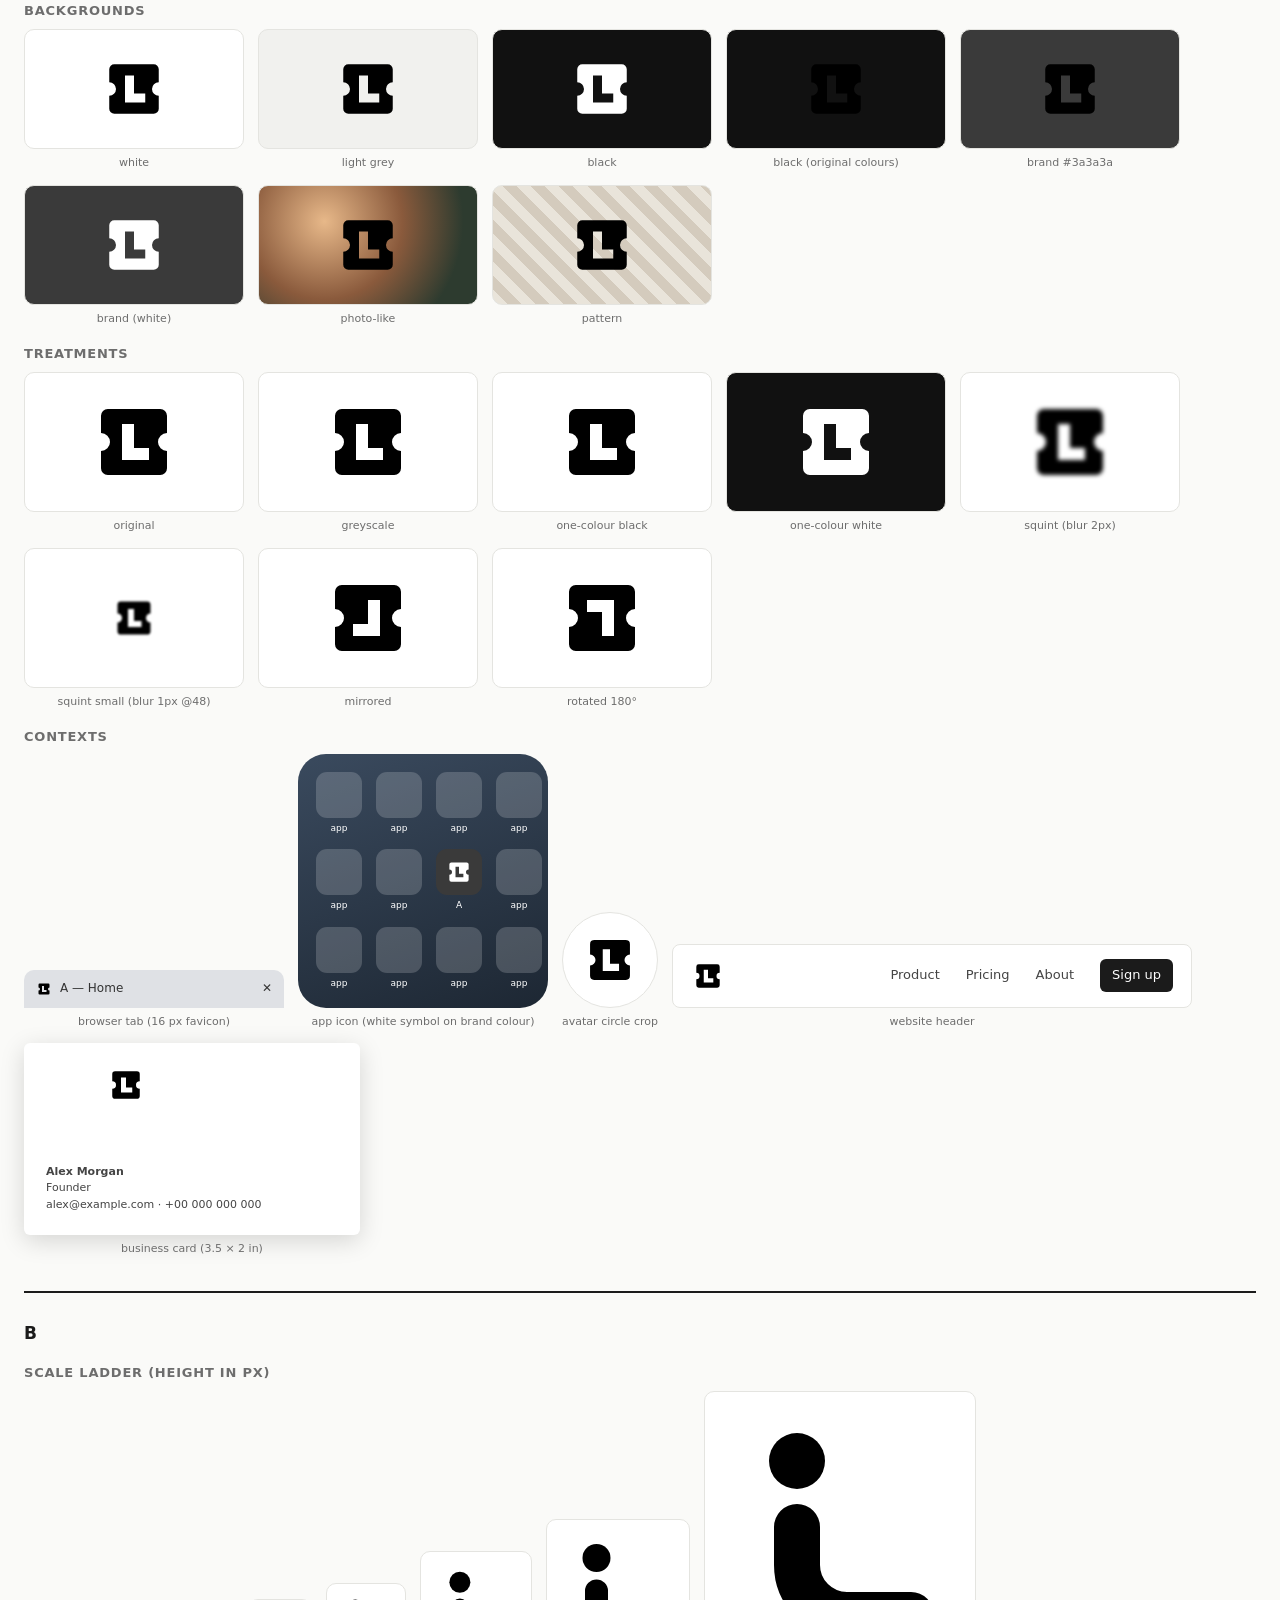
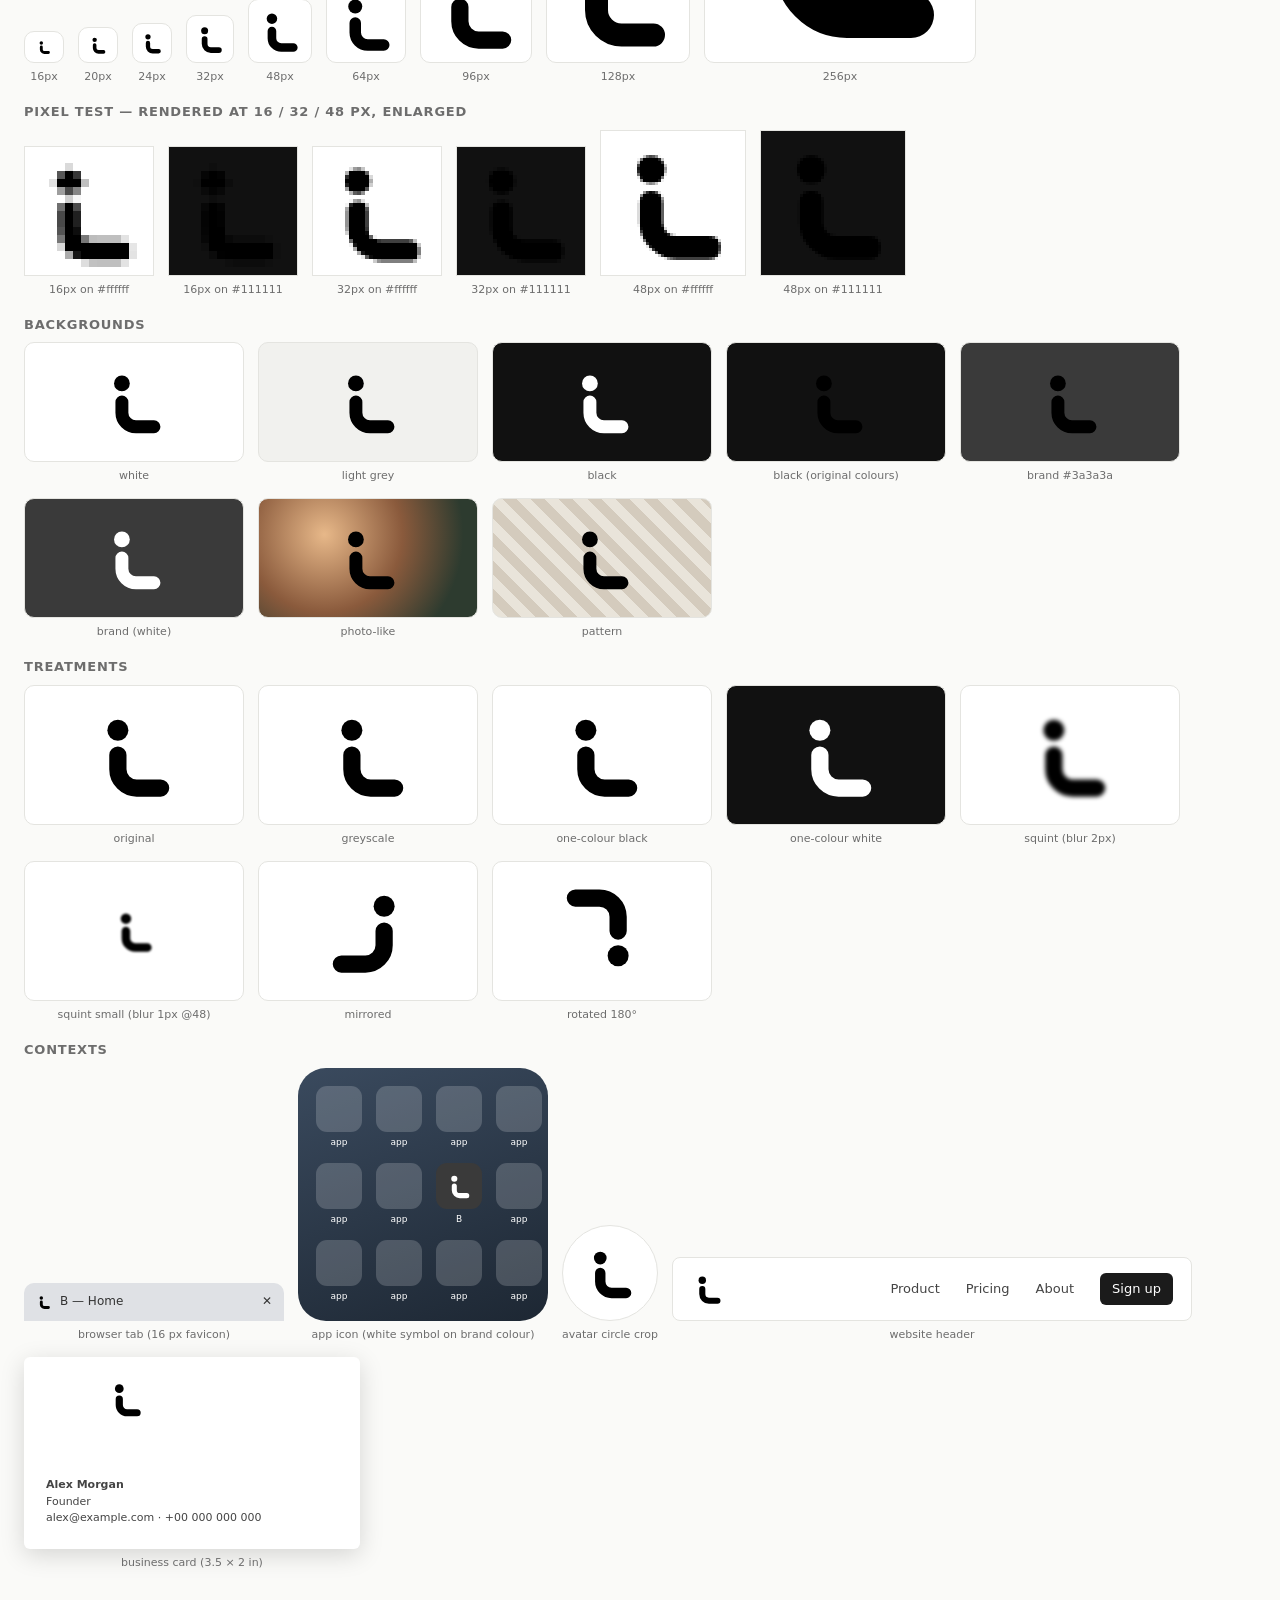
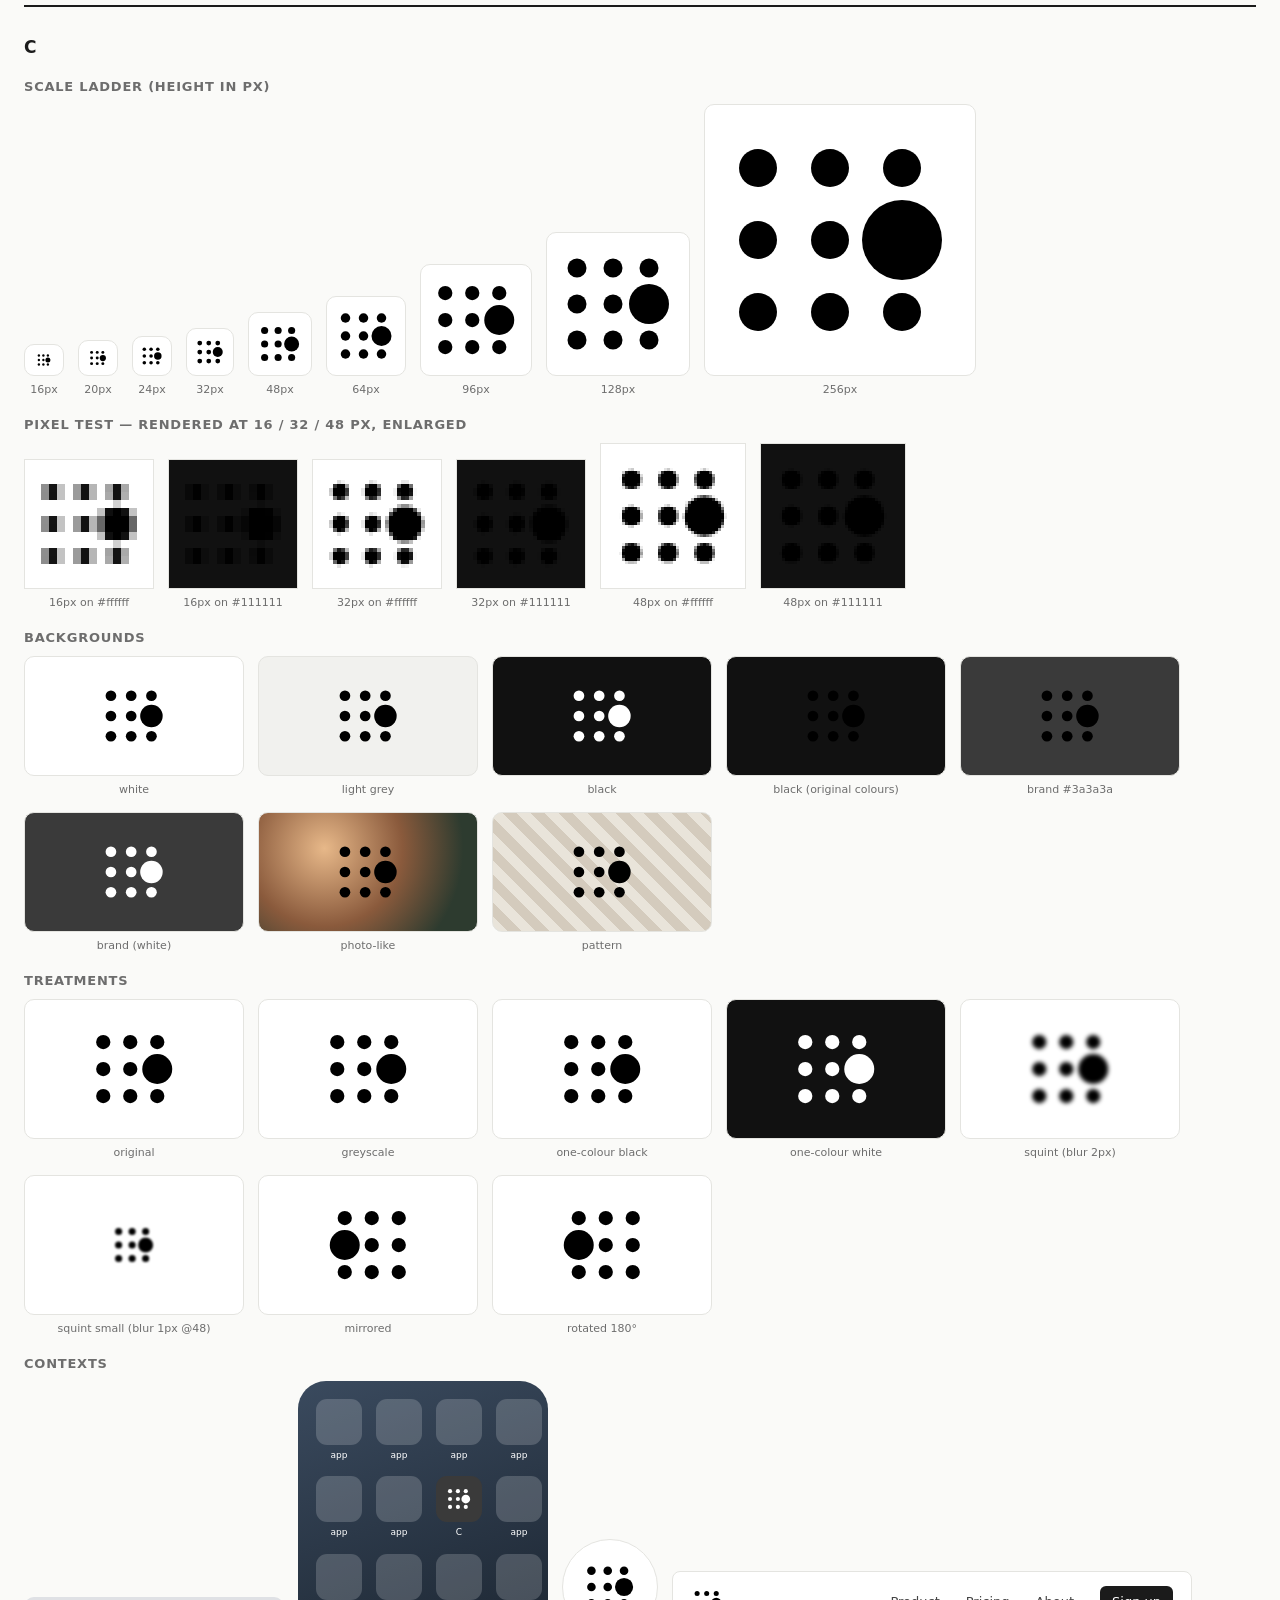
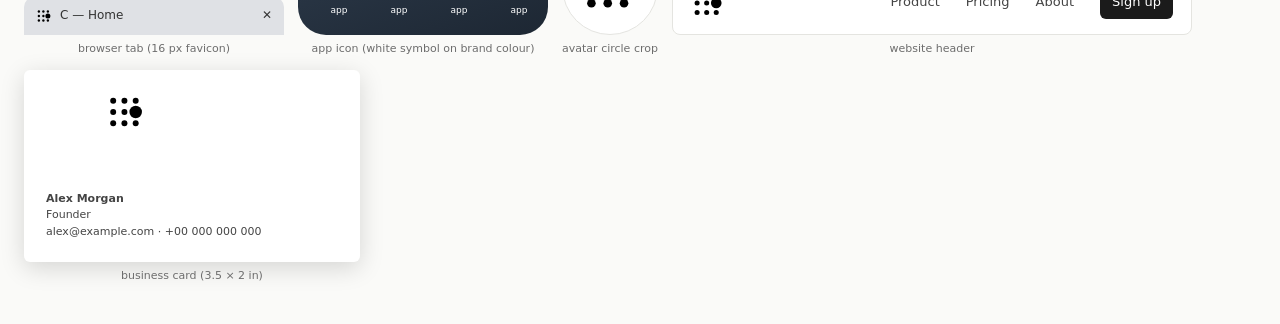
<file: brand/concepts/preview.html>
<!doctype html><html lang='en'><head><meta charset='utf-8'><title>Logo test — Lifelot</title><meta name='viewport' content='width=device-width,initial-scale=1'><style>
:root{--ink:#1b1b1b;--muted:#6d6d6d;--line:#e4e4e0;--paper:#fafaf8}
*{box-sizing:border-box}body{margin:0;font:14px/1.45 system-ui,-apple-system,Segoe UI,sans-serif;color:var(--ink);background:var(--paper)}
header{padding:20px 24px;border-bottom:1px solid var(--line);background:#fff}h1{margin:0 0 4px;font-size:20px}
h2{font-size:17px;margin:28px 0 10px}h3{font-size:13px;text-transform:uppercase;letter-spacing:.06em;color:var(--muted);margin:18px 0 8px}
.wrap{padding:0 24px 40px;max-width:1400px}.row{display:flex;flex-wrap:wrap;gap:14px;align-items:flex-end}.row>.cell{flex:0 0 auto;max-width:100%}
.cell{display:flex;flex-direction:column;align-items:center;gap:6px}.cap{font-size:11px;color:var(--muted);text-align:center}
.tile{display:flex;align-items:center;justify-content:center;border-radius:10px;border:1px solid var(--line);overflow:hidden}
.checklist{background:#fff;border:1px solid var(--line);border-radius:10px;padding:12px 16px;margin-top:14px;columns:2;font-size:13px}
.checklist li{margin:2px 0}
.concept{border-top:2px solid var(--ink);margin-top:34px}
.pix canvas{image-rendering:pixelated;image-rendering:crisp-edges;border:1px solid var(--line);background:#fff}
.tab{width:260px;height:38px;background:#dfe1e5;border-radius:10px 10px 0 0;display:flex;align-items:center;gap:8px;padding:0 12px;font-size:12px;color:#333}
.tab img{width:16px;height:16px;object-fit:contain}
.phone{width:250px;padding:18px;border-radius:28px;background:linear-gradient(160deg,#3a4a5e,#1d2733);display:grid;grid-template-columns:repeat(4,1fr);gap:14px}
.app{display:flex;flex-direction:column;align-items:center;gap:4px;font-size:9px;color:#fff}
.app .ico{width:46px;height:46px;border-radius:11px;background:rgba(255,255,255,.18)}
.nav{width:520px;max-width:100%;height:64px;background:#fff;border:1px solid var(--line);border-radius:8px;display:flex;align-items:center;padding:0 18px;gap:26px;font-size:13px;color:#444}
.nav .sp{flex:1}.nav .btn{background:#1b1b1b;color:#fff;padding:7px 12px;border-radius:6px}
.card{width:336px;height:192px;border-radius:6px;box-shadow:0 6px 24px rgba(0,0,0,.15);background:#fff;padding:22px;display:flex;flex-direction:column;justify-content:space-between}
.card .t{font-size:11px;color:#444;line-height:1.5}
.avatar{width:96px;height:96px;border-radius:50%;overflow:hidden;display:flex;align-items:center;justify-content:center;border:1px solid var(--line)}
.shelf{display:grid;grid-template-columns:repeat(auto-fill,minmax(150px,1fr));gap:10px}
.shelf .cell{align-items:stretch}.shelf .tile{height:110px;width:100%;background:#fff}.shelf .me{outline:3px solid #e8505b;outline-offset:2px}
.grey img{filter:grayscale(1)}
img.mono-black{filter:brightness(0)}img.mono-white{filter:brightness(0) invert(1)}
</style></head><body><header><h1>Logo test sheet — Lifelot</h1><div class='cap' style='text-align:left'>3 file(s) · brand colour #3a3a3a (none given — neutral grey; pass --brand-color). Look critically; fix what fails, then re-run.</div><ul class="checklist">
<li>Is the idea still clear at 16–24 px? Which details disappear first?</li>
<li>Does the silhouette survive the squint (blur) test?</li>
<li>Does the one-colour black version still carry the concept?</li>
<li>Does the reversed (white on dark) version look heavier? (irradiation → thin it)</li>
<li>Any unintended readings when mirrored or rotated 180°?</li>
<li>Does it hold up on the brand colour, a photo and a pattern?</li>
<li>In the favicon/app-icon tests, is the symbol optically sized and centred?</li>
<li>On the shelf: does it stand out from the references, or blend in?</li>
<li>Greyscale: do colour segments still separate by value?</li>
<li>Would you recognise it again tomorrow from memory?</li></ul></header><div class='wrap'><section><h2>Side by side</h2>
<h3>96 px</h3><div class='row'>
<div class='cell'><div class="tile" style="width:126px;height:126px;background:#fff;"><img src="[data-uri]" class="" style="height:96px;" alt=""></div><div class='cap'>A</div></div>
<div class='cell'><div class="tile" style="width:126px;height:126px;background:#fff;"><img src="[data-uri]" class="" style="height:96px;" alt=""></div><div class='cap'>B</div></div>
<div class='cell'><div class="tile" style="width:126px;height:126px;background:#fff;"><img src="[data-uri]" class="" style="height:96px;" alt=""></div><div class='cap'>C</div></div>
</div>
<h3>32 px</h3><div class='row'>
<div class='cell'><div class="tile" style="width:62px;height:62px;background:#fff;"><img src="[data-uri]" class="" style="height:32px;" alt=""></div><div class='cap'>A</div></div>
<div class='cell'><div class="tile" style="width:62px;height:62px;background:#fff;"><img src="[data-uri]" class="" style="height:32px;" alt=""></div><div class='cap'>B</div></div>
<div class='cell'><div class="tile" style="width:62px;height:62px;background:#fff;"><img src="[data-uri]" class="" style="height:32px;" alt=""></div><div class='cap'>C</div></div>
</div>
<h3>one-colour</h3><div class='row'>
<div class='cell'><div class="tile" style="width:94px;height:94px;background:#fff;"><img src="[data-uri]" class="mono-black" style="height:64px;" alt=""></div><div class='cap'>A</div></div>
<div class='cell'><div class="tile" style="width:94px;height:94px;background:#fff;"><img src="[data-uri]" class="mono-black" style="height:64px;" alt=""></div><div class='cap'>B</div></div>
<div class='cell'><div class="tile" style="width:94px;height:94px;background:#fff;"><img src="[data-uri]" class="mono-black" style="height:64px;" alt=""></div><div class='cap'>C</div></div>
</div>
<h3>reversed</h3><div class='row'>
<div class='cell'><div class="tile" style="width:94px;height:94px;background:#111;"><img src="[data-uri]" class="mono-white" style="height:64px;" alt=""></div><div class='cap'>A</div></div>
<div class='cell'><div class="tile" style="width:94px;height:94px;background:#111;"><img src="[data-uri]" class="mono-white" style="height:64px;" alt=""></div><div class='cap'>B</div></div>
<div class='cell'><div class="tile" style="width:94px;height:94px;background:#111;"><img src="[data-uri]" class="mono-white" style="height:64px;" alt=""></div><div class='cap'>C</div></div>
</div>
</section><section class="concept"><h2>A</h2>
<h3>Scale ladder (height in px)</h3><div class='row'>
<div class='cell'><div class="tile" style="width:40px;height:32px;background:#fff;"><img src="[data-uri]" class="" style="height:16px;" alt=""></div><div class='cap'>16px</div></div>
<div class='cell'><div class="tile" style="width:40px;height:36px;background:#fff;"><img src="[data-uri]" class="" style="height:20px;" alt=""></div><div class='cap'>20px</div></div>
<div class='cell'><div class="tile" style="width:40px;height:40px;background:#fff;"><img src="[data-uri]" class="" style="height:24px;" alt=""></div><div class='cap'>24px</div></div>
<div class='cell'><div class="tile" style="width:48px;height:48px;background:#fff;"><img src="[data-uri]" class="" style="height:32px;" alt=""></div><div class='cap'>32px</div></div>
<div class='cell'><div class="tile" style="width:64px;height:64px;background:#fff;"><img src="[data-uri]" class="" style="height:48px;" alt=""></div><div class='cap'>48px</div></div>
<div class='cell'><div class="tile" style="width:80px;height:80px;background:#fff;"><img src="[data-uri]" class="" style="height:64px;" alt=""></div><div class='cap'>64px</div></div>
<div class='cell'><div class="tile" style="width:112px;height:112px;background:#fff;"><img src="[data-uri]" class="" style="height:96px;" alt=""></div><div class='cap'>96px</div></div>
<div class='cell'><div class="tile" style="width:144px;height:144px;background:#fff;"><img src="[data-uri]" class="" style="height:128px;" alt=""></div><div class='cap'>128px</div></div>
<div class='cell'><div class="tile" style="width:272px;height:272px;background:#fff;"><img src="[data-uri]" class="" style="height:256px;" alt=""></div><div class='cap'>256px</div></div>
</div>
<h3>Pixel test — rendered at 16 / 32 / 48 px, enlarged</h3><div class='row pix'>
<div class='cell'><canvas data-src='[data-uri]' data-n='16' data-k='8' data-bg='#ffffff'></canvas><div class='cap'>16px on #ffffff</div></div>
<div class='cell'><canvas data-src='[data-uri]' data-n='16' data-k='8' data-bg='#111111'></canvas><div class='cap'>16px on #111111</div></div>
<div class='cell'><canvas data-src='[data-uri]' data-n='32' data-k='4' data-bg='#ffffff'></canvas><div class='cap'>32px on #ffffff</div></div>
<div class='cell'><canvas data-src='[data-uri]' data-n='32' data-k='4' data-bg='#111111'></canvas><div class='cap'>32px on #111111</div></div>
<div class='cell'><canvas data-src='[data-uri]' data-n='48' data-k='3' data-bg='#ffffff'></canvas><div class='cap'>48px on #ffffff</div></div>
<div class='cell'><canvas data-src='[data-uri]' data-n='48' data-k='3' data-bg='#111111'></canvas><div class='cap'>48px on #111111</div></div>
</div>
<h3>Backgrounds</h3><div class='row'>
<div class='cell'><div class="tile" style="width:220px;height:120px;background:#ffffff;"><img src="[data-uri]" class="" style="height:72px;max-width:200px;" alt=""></div><div class='cap'>white</div></div>
<div class='cell'><div class="tile" style="width:220px;height:120px;background:#f1f1ee;"><img src="[data-uri]" class="" style="height:72px;max-width:200px;" alt=""></div><div class='cap'>light grey</div></div>
<div class='cell'><div class="tile" style="width:220px;height:120px;background:#111111;"><img src="[data-uri]" class="mono-white" style="height:72px;max-width:200px;" alt=""></div><div class='cap'>black</div></div>
<div class='cell'><div class="tile" style="width:220px;height:120px;background:#111111;"><img src="[data-uri]" class="" style="height:72px;max-width:200px;" alt=""></div><div class='cap'>black (original colours)</div></div>
<div class='cell'><div class="tile" style="width:220px;height:120px;background:#3a3a3a;"><img src="[data-uri]" class="" style="height:72px;max-width:200px;" alt=""></div><div class='cap'>brand #3a3a3a</div></div>
<div class='cell'><div class="tile" style="width:220px;height:120px;background:#3a3a3a;"><img src="[data-uri]" class="mono-white" style="height:72px;max-width:200px;" alt=""></div><div class='cap'>brand (white)</div></div>
<div class='cell'><div class="tile" style="width:220px;height:120px;background:radial-gradient(circle at 30% 30%,#e7b889,#8a5a3c 45%,#2d3b2f 80%);"><img src="[data-uri]" class="" style="height:72px;max-width:200px;" alt=""></div><div class='cap'>photo-like</div></div>
<div class='cell'><div class="tile" style="width:220px;height:120px;background:repeating-linear-gradient(45deg,#e9e4da 0 10px,#d4cbbd 10px 20px);"><img src="[data-uri]" class="" style="height:72px;max-width:200px;" alt=""></div><div class='cap'>pattern</div></div>
</div>
<h3>Treatments</h3><div class='row'>
<div class='cell'><div class="tile" style="width:220px;height:140px;background:#fff;"><img src="[data-uri]" class="" style="height:96px;max-width:200px;" alt=""></div><div class='cap'>original</div></div>
<div class='cell'><div class="tile" style="width:220px;height:140px;background:#fff;"><img src="[data-uri]" class="" style="height:96px;max-width:200px;filter:grayscale(1)" alt=""></div><div class='cap'>greyscale</div></div>
<div class='cell'><div class="tile" style="width:220px;height:140px;background:#fff;"><img src="[data-uri]" class="mono-black" style="height:96px;max-width:200px;" alt=""></div><div class='cap'>one-colour black</div></div>
<div class='cell'><div class="tile" style="width:220px;height:140px;background:#111;"><img src="[data-uri]" class="mono-white" style="height:96px;max-width:200px;" alt=""></div><div class='cap'>one-colour white</div></div>
<div class='cell'><div class="tile" style="width:220px;height:140px;background:#fff;"><img src="[data-uri]" class="" style="height:96px;max-width:200px;filter:blur(2px)" alt=""></div><div class='cap'>squint (blur 2px)</div></div>
<div class='cell'><div class="tile" style="width:220px;height:140px;background:#fff;"><img src="[data-uri]" class="" style="height:48px;max-width:200px;filter:blur(1px)" alt=""></div><div class='cap'>squint small (blur 1px @48)</div></div>
<div class='cell'><div class="tile" style="width:220px;height:140px;background:#fff;"><img src="[data-uri]" class="" style="height:96px;max-width:200px;transform:scaleX(-1)" alt=""></div><div class='cap'>mirrored</div></div>
<div class='cell'><div class="tile" style="width:220px;height:140px;background:#fff;"><img src="[data-uri]" class="" style="height:96px;max-width:200px;transform:rotate(180deg)" alt=""></div><div class='cap'>rotated 180°</div></div>
</div>
<h3>Contexts</h3><div class='row'>
<div class='cell'><div class='tab'><img src="[data-uri]" class="" style="" alt=""><span>A — Home</span><span style='margin-left:auto'>✕</span></div><div class='cap'>browser tab (16 px favicon)</div></div>
<div class='cell'><div class='phone'><div class='app'><div class='ico'></div>app</div><div class='app'><div class='ico'></div>app</div><div class='app'><div class='ico'></div>app</div><div class='app'><div class='ico'></div>app</div><div class='app'><div class='ico'></div>app</div><div class='app'><div class='ico'></div>app</div><div class='app'><div class='ico' style='background:#3a3a3a;display:flex;align-items:center;justify-content:center'><img src="[data-uri]" class="mono-white" style="height:28px;max-width:30px;" alt=""></div>A</div><div class='app'><div class='ico'></div>app</div><div class='app'><div class='ico'></div>app</div><div class='app'><div class='ico'></div>app</div><div class='app'><div class='ico'></div>app</div><div class='app'><div class='ico'></div>app</div></div><div class='cap'>app icon (white symbol on brand colour)</div></div>
<div class='cell'><div class='avatar' style='background:#fff'><img src="[data-uri]" class="" style="height:58px;max-width:70px;" alt=""></div><div class='cap'>avatar circle crop</div></div>
<div class='cell'><div class='nav'><img src="[data-uri]" class="" style="height:34px;max-width:180px;" alt=""><span class='sp'></span><span>Product</span><span>Pricing</span><span>About</span><span class='btn'>Sign up</span></div><div class='cap'>website header</div></div>
<div class='cell'><div class='card'><img src="[data-uri]" class="" style="height:40px;max-width:160px;" alt=""><div class='t'><b>Alex Morgan</b><br>Founder<br>alex@example.com · +00 000 000 000</div></div><div class='cap'>business card (3.5 × 2 in)</div></div>
</div></section><section class="concept"><h2>B</h2>
<h3>Scale ladder (height in px)</h3><div class='row'>
<div class='cell'><div class="tile" style="width:40px;height:32px;background:#fff;"><img src="[data-uri]" class="" style="height:16px;" alt=""></div><div class='cap'>16px</div></div>
<div class='cell'><div class="tile" style="width:40px;height:36px;background:#fff;"><img src="[data-uri]" class="" style="height:20px;" alt=""></div><div class='cap'>20px</div></div>
<div class='cell'><div class="tile" style="width:40px;height:40px;background:#fff;"><img src="[data-uri]" class="" style="height:24px;" alt=""></div><div class='cap'>24px</div></div>
<div class='cell'><div class="tile" style="width:48px;height:48px;background:#fff;"><img src="[data-uri]" class="" style="height:32px;" alt=""></div><div class='cap'>32px</div></div>
<div class='cell'><div class="tile" style="width:64px;height:64px;background:#fff;"><img src="[data-uri]" class="" style="height:48px;" alt=""></div><div class='cap'>48px</div></div>
<div class='cell'><div class="tile" style="width:80px;height:80px;background:#fff;"><img src="[data-uri]" class="" style="height:64px;" alt=""></div><div class='cap'>64px</div></div>
<div class='cell'><div class="tile" style="width:112px;height:112px;background:#fff;"><img src="[data-uri]" class="" style="height:96px;" alt=""></div><div class='cap'>96px</div></div>
<div class='cell'><div class="tile" style="width:144px;height:144px;background:#fff;"><img src="[data-uri]" class="" style="height:128px;" alt=""></div><div class='cap'>128px</div></div>
<div class='cell'><div class="tile" style="width:272px;height:272px;background:#fff;"><img src="[data-uri]" class="" style="height:256px;" alt=""></div><div class='cap'>256px</div></div>
</div>
<h3>Pixel test — rendered at 16 / 32 / 48 px, enlarged</h3><div class='row pix'>
<div class='cell'><canvas data-src='[data-uri]' data-n='16' data-k='8' data-bg='#ffffff'></canvas><div class='cap'>16px on #ffffff</div></div>
<div class='cell'><canvas data-src='[data-uri]' data-n='16' data-k='8' data-bg='#111111'></canvas><div class='cap'>16px on #111111</div></div>
<div class='cell'><canvas data-src='[data-uri]' data-n='32' data-k='4' data-bg='#ffffff'></canvas><div class='cap'>32px on #ffffff</div></div>
<div class='cell'><canvas data-src='[data-uri]' data-n='32' data-k='4' data-bg='#111111'></canvas><div class='cap'>32px on #111111</div></div>
<div class='cell'><canvas data-src='[data-uri]' data-n='48' data-k='3' data-bg='#ffffff'></canvas><div class='cap'>48px on #ffffff</div></div>
<div class='cell'><canvas data-src='[data-uri]' data-n='48' data-k='3' data-bg='#111111'></canvas><div class='cap'>48px on #111111</div></div>
</div>
<h3>Backgrounds</h3><div class='row'>
<div class='cell'><div class="tile" style="width:220px;height:120px;background:#ffffff;"><img src="[data-uri]" class="" style="height:72px;max-width:200px;" alt=""></div><div class='cap'>white</div></div>
<div class='cell'><div class="tile" style="width:220px;height:120px;background:#f1f1ee;"><img src="[data-uri]" class="" style="height:72px;max-width:200px;" alt=""></div><div class='cap'>light grey</div></div>
<div class='cell'><div class="tile" style="width:220px;height:120px;background:#111111;"><img src="[data-uri]" class="mono-white" style="height:72px;max-width:200px;" alt=""></div><div class='cap'>black</div></div>
<div class='cell'><div class="tile" style="width:220px;height:120px;background:#111111;"><img src="[data-uri]" class="" style="height:72px;max-width:200px;" alt=""></div><div class='cap'>black (original colours)</div></div>
<div class='cell'><div class="tile" style="width:220px;height:120px;background:#3a3a3a;"><img src="[data-uri]" class="" style="height:72px;max-width:200px;" alt=""></div><div class='cap'>brand #3a3a3a</div></div>
<div class='cell'><div class="tile" style="width:220px;height:120px;background:#3a3a3a;"><img src="[data-uri]" class="mono-white" style="height:72px;max-width:200px;" alt=""></div><div class='cap'>brand (white)</div></div>
<div class='cell'><div class="tile" style="width:220px;height:120px;background:radial-gradient(circle at 30% 30%,#e7b889,#8a5a3c 45%,#2d3b2f 80%);"><img src="[data-uri]" class="" style="height:72px;max-width:200px;" alt=""></div><div class='cap'>photo-like</div></div>
<div class='cell'><div class="tile" style="width:220px;height:120px;background:repeating-linear-gradient(45deg,#e9e4da 0 10px,#d4cbbd 10px 20px);"><img src="[data-uri]" class="" style="height:72px;max-width:200px;" alt=""></div><div class='cap'>pattern</div></div>
</div>
<h3>Treatments</h3><div class='row'>
<div class='cell'><div class="tile" style="width:220px;height:140px;background:#fff;"><img src="[data-uri]" class="" style="height:96px;max-width:200px;" alt=""></div><div class='cap'>original</div></div>
<div class='cell'><div class="tile" style="width:220px;height:140px;background:#fff;"><img src="[data-uri]" class="" style="height:96px;max-width:200px;filter:grayscale(1)" alt=""></div><div class='cap'>greyscale</div></div>
<div class='cell'><div class="tile" style="width:220px;height:140px;background:#fff;"><img src="[data-uri]" class="mono-black" style="height:96px;max-width:200px;" alt=""></div><div class='cap'>one-colour black</div></div>
<div class='cell'><div class="tile" style="width:220px;height:140px;background:#111;"><img src="[data-uri]" class="mono-white" style="height:96px;max-width:200px;" alt=""></div><div class='cap'>one-colour white</div></div>
<div class='cell'><div class="tile" style="width:220px;height:140px;background:#fff;"><img src="[data-uri]" class="" style="height:96px;max-width:200px;filter:blur(2px)" alt=""></div><div class='cap'>squint (blur 2px)</div></div>
<div class='cell'><div class="tile" style="width:220px;height:140px;background:#fff;"><img src="[data-uri]" class="" style="height:48px;max-width:200px;filter:blur(1px)" alt=""></div><div class='cap'>squint small (blur 1px @48)</div></div>
<div class='cell'><div class="tile" style="width:220px;height:140px;background:#fff;"><img src="[data-uri]" class="" style="height:96px;max-width:200px;transform:scaleX(-1)" alt=""></div><div class='cap'>mirrored</div></div>
<div class='cell'><div class="tile" style="width:220px;height:140px;background:#fff;"><img src="[data-uri]" class="" style="height:96px;max-width:200px;transform:rotate(180deg)" alt=""></div><div class='cap'>rotated 180°</div></div>
</div>
<h3>Contexts</h3><div class='row'>
<div class='cell'><div class='tab'><img src="[data-uri]" class="" style="" alt=""><span>B — Home</span><span style='margin-left:auto'>✕</span></div><div class='cap'>browser tab (16 px favicon)</div></div>
<div class='cell'><div class='phone'><div class='app'><div class='ico'></div>app</div><div class='app'><div class='ico'></div>app</div><div class='app'><div class='ico'></div>app</div><div class='app'><div class='ico'></div>app</div><div class='app'><div class='ico'></div>app</div><div class='app'><div class='ico'></div>app</div><div class='app'><div class='ico' style='background:#3a3a3a;display:flex;align-items:center;justify-content:center'><img src="[data-uri]" class="mono-white" style="height:28px;max-width:30px;" alt=""></div>B</div><div class='app'><div class='ico'></div>app</div><div class='app'><div class='ico'></div>app</div><div class='app'><div class='ico'></div>app</div><div class='app'><div class='ico'></div>app</div><div class='app'><div class='ico'></div>app</div></div><div class='cap'>app icon (white symbol on brand colour)</div></div>
<div class='cell'><div class='avatar' style='background:#fff'><img src="[data-uri]" class="" style="height:58px;max-width:70px;" alt=""></div><div class='cap'>avatar circle crop</div></div>
<div class='cell'><div class='nav'><img src="[data-uri]" class="" style="height:34px;max-width:180px;" alt=""><span class='sp'></span><span>Product</span><span>Pricing</span><span>About</span><span class='btn'>Sign up</span></div><div class='cap'>website header</div></div>
<div class='cell'><div class='card'><img src="[data-uri]" class="" style="height:40px;max-width:160px;" alt=""><div class='t'><b>Alex Morgan</b><br>Founder<br>alex@example.com · +00 000 000 000</div></div><div class='cap'>business card (3.5 × 2 in)</div></div>
</div></section><section class="concept"><h2>C</h2>
<h3>Scale ladder (height in px)</h3><div class='row'>
<div class='cell'><div class="tile" style="width:40px;height:32px;background:#fff;"><img src="[data-uri]" class="" style="height:16px;" alt=""></div><div class='cap'>16px</div></div>
<div class='cell'><div class="tile" style="width:40px;height:36px;background:#fff;"><img src="[data-uri]" class="" style="height:20px;" alt=""></div><div class='cap'>20px</div></div>
<div class='cell'><div class="tile" style="width:40px;height:40px;background:#fff;"><img src="[data-uri]" class="" style="height:24px;" alt=""></div><div class='cap'>24px</div></div>
<div class='cell'><div class="tile" style="width:48px;height:48px;background:#fff;"><img src="[data-uri]" class="" style="height:32px;" alt=""></div><div class='cap'>32px</div></div>
<div class='cell'><div class="tile" style="width:64px;height:64px;background:#fff;"><img src="[data-uri]" class="" style="height:48px;" alt=""></div><div class='cap'>48px</div></div>
<div class='cell'><div class="tile" style="width:80px;height:80px;background:#fff;"><img src="[data-uri]" class="" style="height:64px;" alt=""></div><div class='cap'>64px</div></div>
<div class='cell'><div class="tile" style="width:112px;height:112px;background:#fff;"><img src="[data-uri]" class="" style="height:96px;" alt=""></div><div class='cap'>96px</div></div>
<div class='cell'><div class="tile" style="width:144px;height:144px;background:#fff;"><img src="[data-uri]" class="" style="height:128px;" alt=""></div><div class='cap'>128px</div></div>
<div class='cell'><div class="tile" style="width:272px;height:272px;background:#fff;"><img src="[data-uri]" class="" style="height:256px;" alt=""></div><div class='cap'>256px</div></div>
</div>
<h3>Pixel test — rendered at 16 / 32 / 48 px, enlarged</h3><div class='row pix'>
<div class='cell'><canvas data-src='[data-uri]' data-n='16' data-k='8' data-bg='#ffffff'></canvas><div class='cap'>16px on #ffffff</div></div>
<div class='cell'><canvas data-src='[data-uri]' data-n='16' data-k='8' data-bg='#111111'></canvas><div class='cap'>16px on #111111</div></div>
<div class='cell'><canvas data-src='[data-uri]' data-n='32' data-k='4' data-bg='#ffffff'></canvas><div class='cap'>32px on #ffffff</div></div>
<div class='cell'><canvas data-src='[data-uri]' data-n='32' data-k='4' data-bg='#111111'></canvas><div class='cap'>32px on #111111</div></div>
<div class='cell'><canvas data-src='[data-uri]' data-n='48' data-k='3' data-bg='#ffffff'></canvas><div class='cap'>48px on #ffffff</div></div>
<div class='cell'><canvas data-src='[data-uri]' data-n='48' data-k='3' data-bg='#111111'></canvas><div class='cap'>48px on #111111</div></div>
</div>
<h3>Backgrounds</h3><div class='row'>
<div class='cell'><div class="tile" style="width:220px;height:120px;background:#ffffff;"><img src="[data-uri]" class="" style="height:72px;max-width:200px;" alt=""></div><div class='cap'>white</div></div>
<div class='cell'><div class="tile" style="width:220px;height:120px;background:#f1f1ee;"><img src="[data-uri]" class="" style="height:72px;max-width:200px;" alt=""></div><div class='cap'>light grey</div></div>
<div class='cell'><div class="tile" style="width:220px;height:120px;background:#111111;"><img src="[data-uri]" class="mono-white" style="height:72px;max-width:200px;" alt=""></div><div class='cap'>black</div></div>
<div class='cell'><div class="tile" style="width:220px;height:120px;background:#111111;"><img src="[data-uri]" class="" style="height:72px;max-width:200px;" alt=""></div><div class='cap'>black (original colours)</div></div>
<div class='cell'><div class="tile" style="width:220px;height:120px;background:#3a3a3a;"><img src="[data-uri]" class="" style="height:72px;max-width:200px;" alt=""></div><div class='cap'>brand #3a3a3a</div></div>
<div class='cell'><div class="tile" style="width:220px;height:120px;background:#3a3a3a;"><img src="[data-uri]" class="mono-white" style="height:72px;max-width:200px;" alt=""></div><div class='cap'>brand (white)</div></div>
<div class='cell'><div class="tile" style="width:220px;height:120px;background:radial-gradient(circle at 30% 30%,#e7b889,#8a5a3c 45%,#2d3b2f 80%);"><img src="[data-uri]" class="" style="height:72px;max-width:200px;" alt=""></div><div class='cap'>photo-like</div></div>
<div class='cell'><div class="tile" style="width:220px;height:120px;background:repeating-linear-gradient(45deg,#e9e4da 0 10px,#d4cbbd 10px 20px);"><img src="[data-uri]" class="" style="height:72px;max-width:200px;" alt=""></div><div class='cap'>pattern</div></div>
</div>
<h3>Treatments</h3><div class='row'>
<div class='cell'><div class="tile" style="width:220px;height:140px;background:#fff;"><img src="[data-uri]" class="" style="height:96px;max-width:200px;" alt=""></div><div class='cap'>original</div></div>
<div class='cell'><div class="tile" style="width:220px;height:140px;background:#fff;"><img src="[data-uri]" class="" style="height:96px;max-width:200px;filter:grayscale(1)" alt=""></div><div class='cap'>greyscale</div></div>
<div class='cell'><div class="tile" style="width:220px;height:140px;background:#fff;"><img src="[data-uri]" class="mono-black" style="height:96px;max-width:200px;" alt=""></div><div class='cap'>one-colour black</div></div>
<div class='cell'><div class="tile" style="width:220px;height:140px;background:#111;"><img src="[data-uri]" class="mono-white" style="height:96px;max-width:200px;" alt=""></div><div class='cap'>one-colour white</div></div>
<div class='cell'><div class="tile" style="width:220px;height:140px;background:#fff;"><img src="[data-uri]" class="" style="height:96px;max-width:200px;filter:blur(2px)" alt=""></div><div class='cap'>squint (blur 2px)</div></div>
<div class='cell'><div class="tile" style="width:220px;height:140px;background:#fff;"><img src="[data-uri]" class="" style="height:48px;max-width:200px;filter:blur(1px)" alt=""></div><div class='cap'>squint small (blur 1px @48)</div></div>
<div class='cell'><div class="tile" style="width:220px;height:140px;background:#fff;"><img src="[data-uri]" class="" style="height:96px;max-width:200px;transform:scaleX(-1)" alt=""></div><div class='cap'>mirrored</div></div>
<div class='cell'><div class="tile" style="width:220px;height:140px;background:#fff;"><img src="[data-uri]" class="" style="height:96px;max-width:200px;transform:rotate(180deg)" alt=""></div><div class='cap'>rotated 180°</div></div>
</div>
<h3>Contexts</h3><div class='row'>
<div class='cell'><div class='tab'><img src="[data-uri]" class="" style="" alt=""><span>C — Home</span><span style='margin-left:auto'>✕</span></div><div class='cap'>browser tab (16 px favicon)</div></div>
<div class='cell'><div class='phone'><div class='app'><div class='ico'></div>app</div><div class='app'><div class='ico'></div>app</div><div class='app'><div class='ico'></div>app</div><div class='app'><div class='ico'></div>app</div><div class='app'><div class='ico'></div>app</div><div class='app'><div class='ico'></div>app</div><div class='app'><div class='ico' style='background:#3a3a3a;display:flex;align-items:center;justify-content:center'><img src="[data-uri]" class="mono-white" style="height:28px;max-width:30px;" alt=""></div>C</div><div class='app'><div class='ico'></div>app</div><div class='app'><div class='ico'></div>app</div><div class='app'><div class='ico'></div>app</div><div class='app'><div class='ico'></div>app</div><div class='app'><div class='ico'></div>app</div></div><div class='cap'>app icon (white symbol on brand colour)</div></div>
<div class='cell'><div class='avatar' style='background:#fff'><img src="[data-uri]" class="" style="height:58px;max-width:70px;" alt=""></div><div class='cap'>avatar circle crop</div></div>
<div class='cell'><div class='nav'><img src="[data-uri]" class="" style="height:34px;max-width:180px;" alt=""><span class='sp'></span><span>Product</span><span>Pricing</span><span>About</span><span class='btn'>Sign up</span></div><div class='cap'>website header</div></div>
<div class='cell'><div class='card'><img src="[data-uri]" class="" style="height:40px;max-width:160px;" alt=""><div class='t'><b>Alex Morgan</b><br>Founder<br>alex@example.com · +00 000 000 000</div></div><div class='cap'>business card (3.5 × 2 in)</div></div>
</div></section></div><script>
document.querySelectorAll('canvas[data-src]').forEach(c=>{
  const img=new Image(); const n=+c.dataset.n, k=+c.dataset.k; c.width=n*k; c.height=n*k;
  img.onload=()=>{const t=document.createElement('canvas'); t.width=n; t.height=n; const x=t.getContext('2d');
    x.fillStyle=c.dataset.bg; x.fillRect(0,0,n,n);
    const r=Math.min(n/img.width,n/img.height)*0.9, w=img.width*r, h=img.height*r; x.drawImage(img,(n-w)/2,(n-h)/2,w,h);
    const g=c.getContext('2d'); g.imageSmoothingEnabled=false; g.drawImage(t,0,0,n*k,n*k);};
  img.src=c.dataset.src;});
</script></body></html>
</file>
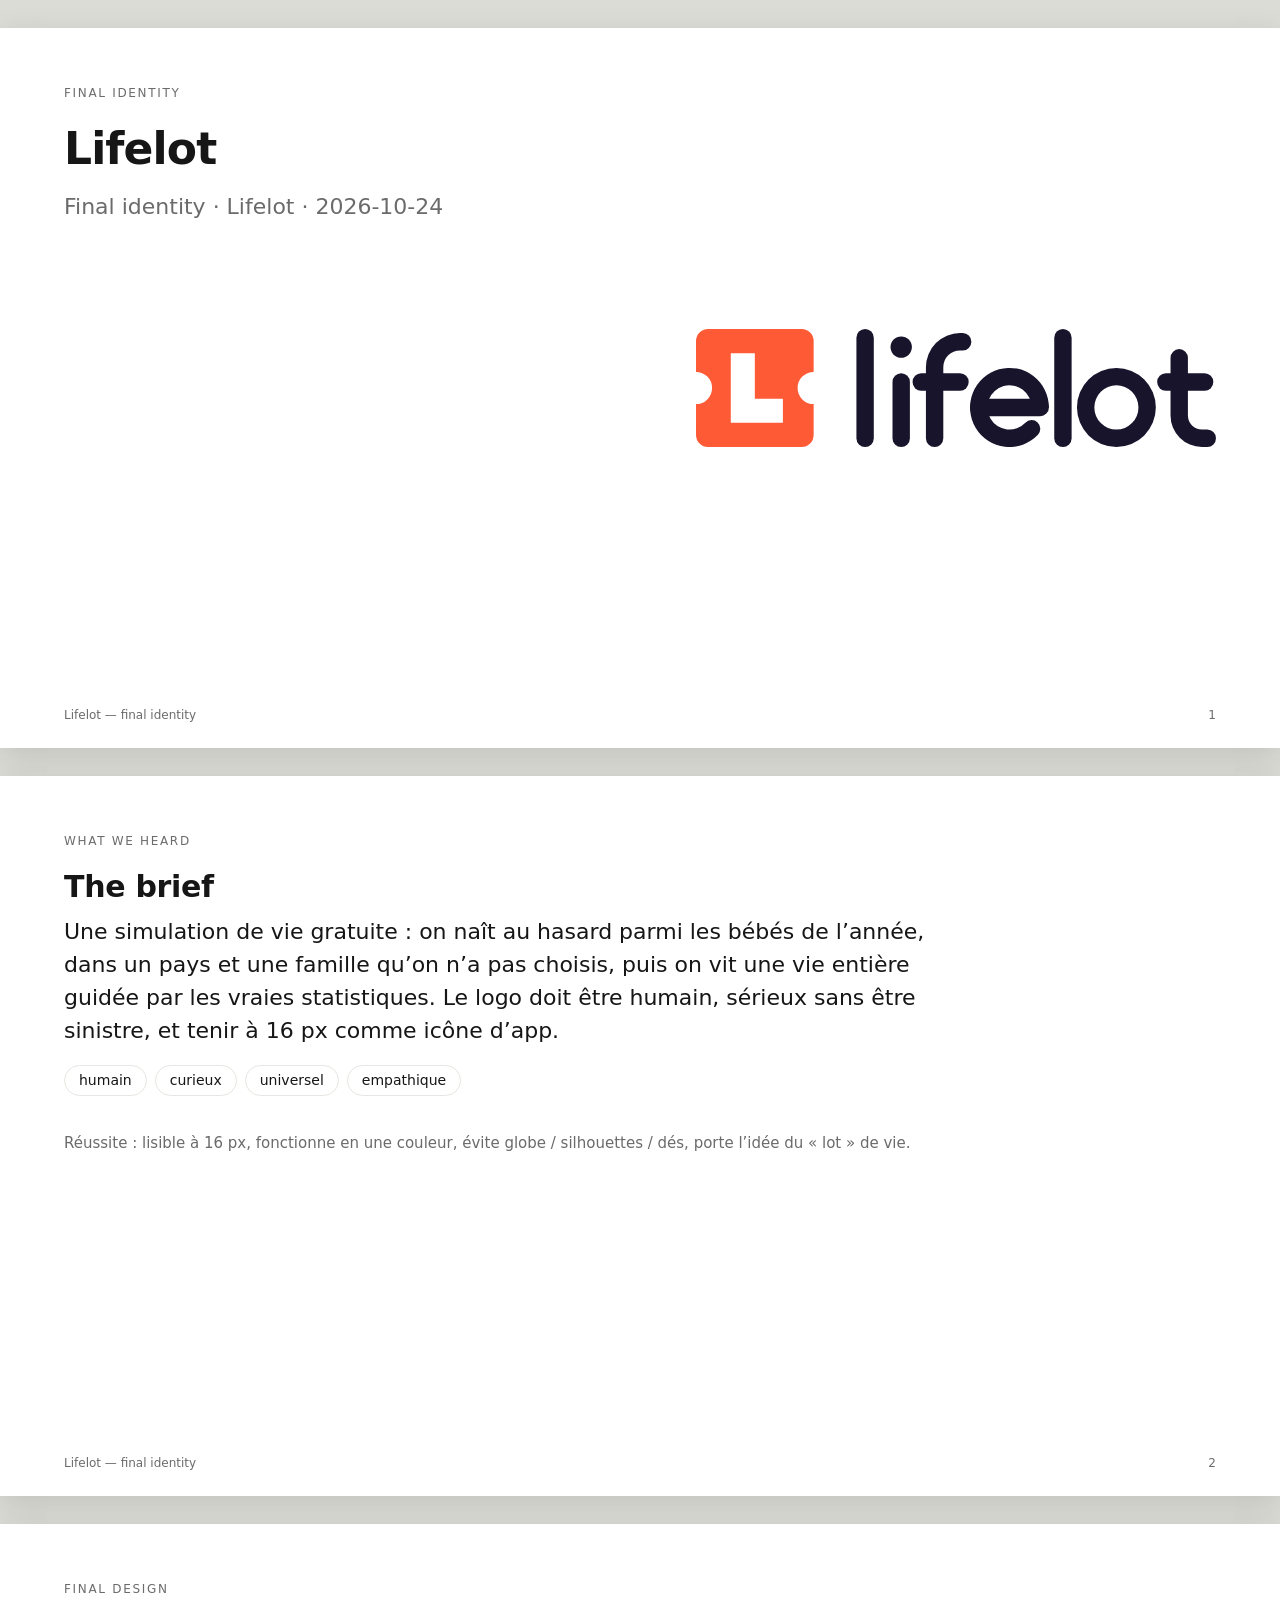
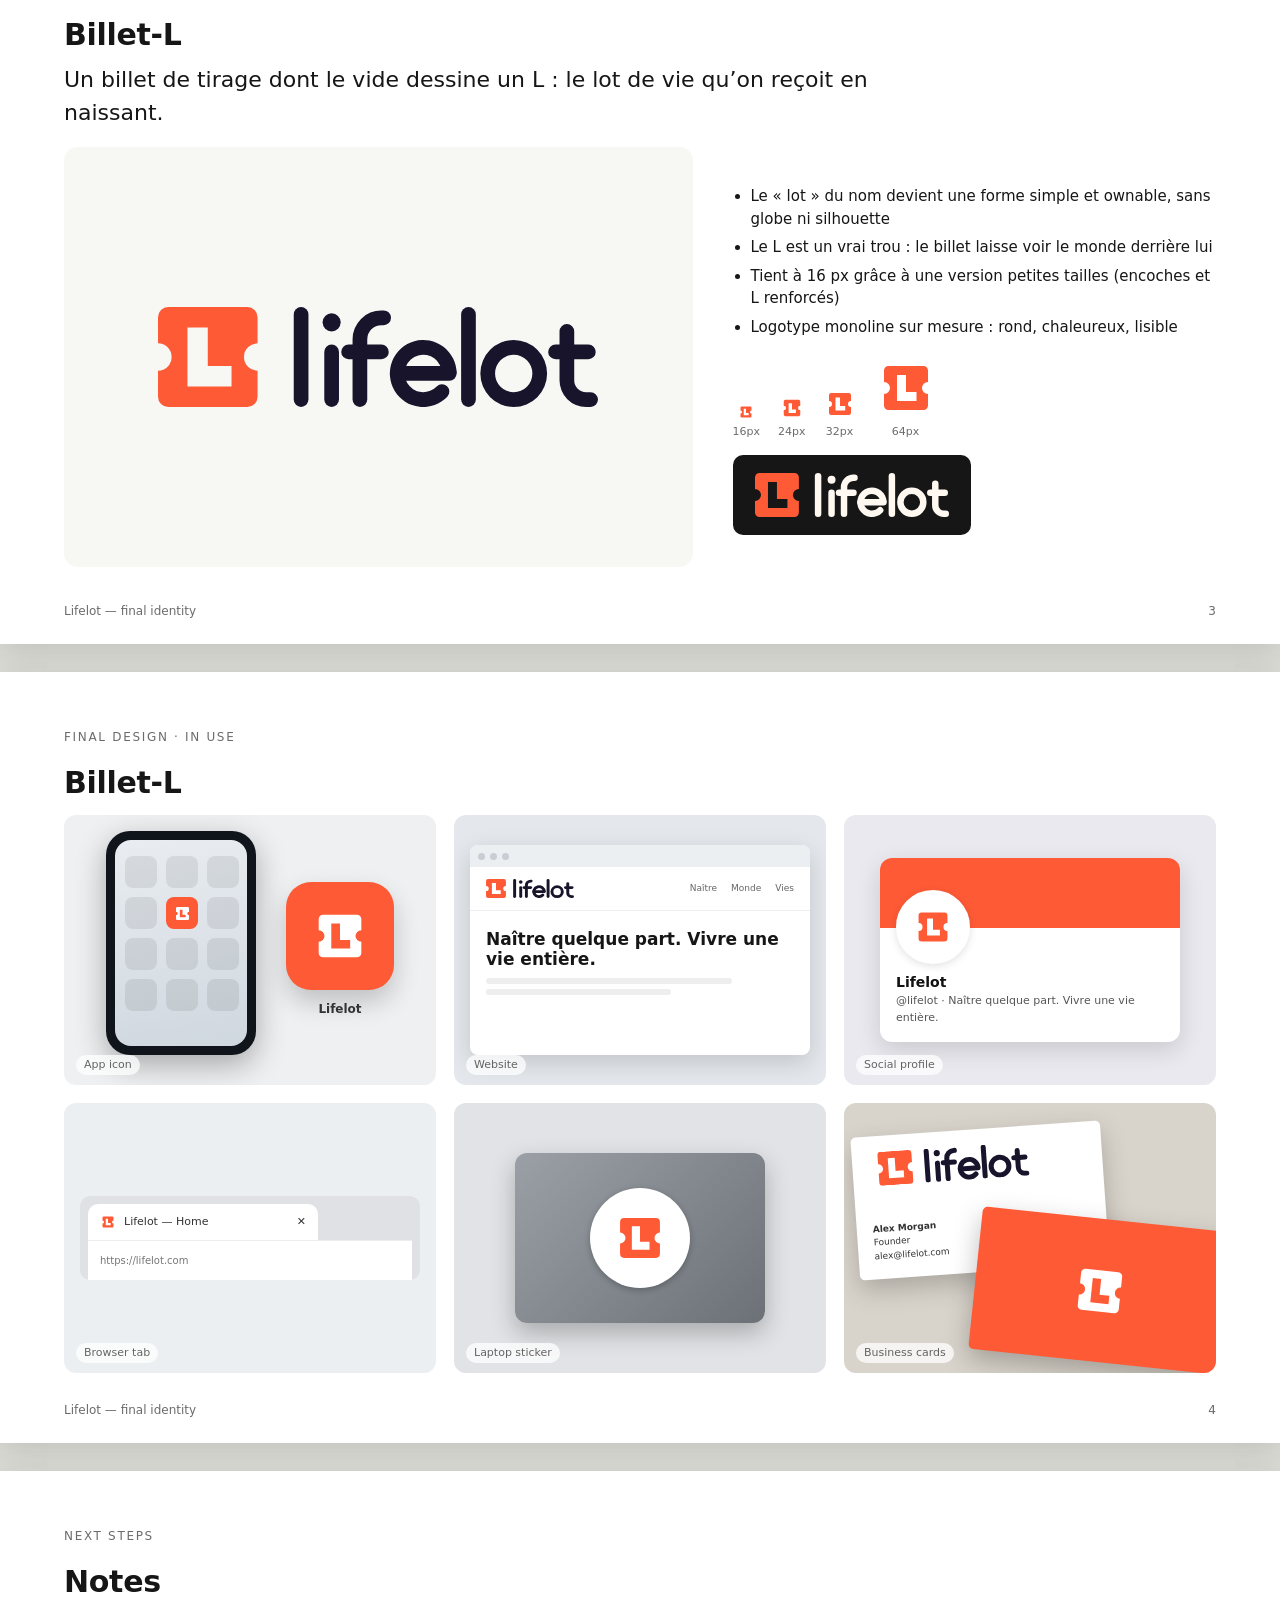
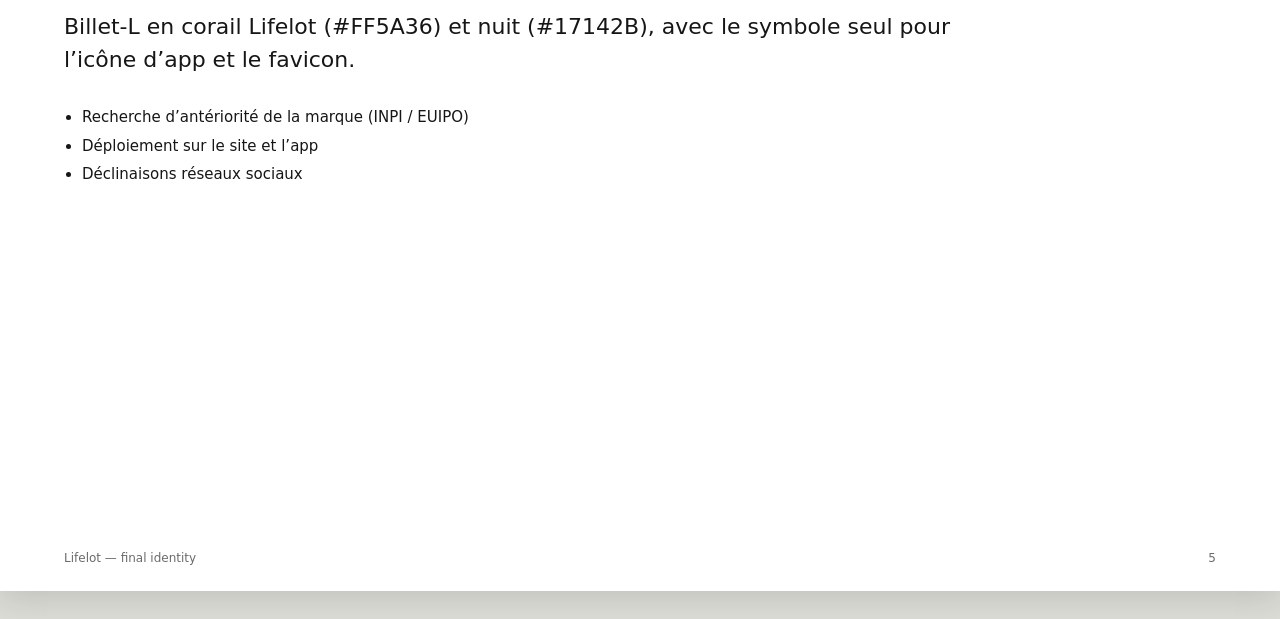
<file: brand/presentation/board.html>
<!doctype html><html lang='en'><head><meta charset='utf-8'><title>Lifelot — final identity</title><style>
:root{--ink:#161616;--muted:#6b6b6b;--line:#e6e6e2;--paper:#f7f7f4}
*{box-sizing:border-box}body{margin:0;background:#dcdcd6;font:15px/1.5 system-ui,-apple-system,Segoe UI,sans-serif;color:var(--ink)}
.slide{width:1280px;min-height:720px;margin:28px auto;background:#fff;box-shadow:0 8px 30px rgba(0,0,0,.12);padding:56px 64px 70px;position:relative;overflow:hidden}
.slide h1{font-size:44px;margin:0 0 8px;letter-spacing:-.02em}.slide h2{font-size:30px;margin:0 0 6px;letter-spacing:-.01em}
.kicker{font-size:12px;letter-spacing:.14em;text-transform:uppercase;color:var(--muted);margin-bottom:14px}
.idea{font-size:22px;max-width:900px;margin:6px 0 18px}.muted{color:var(--muted)}
.foot{position:absolute;left:64px;right:64px;bottom:24px;display:flex;justify-content:space-between;font-size:12px;color:var(--muted)}
.hero{display:grid;grid-template-columns:1.3fr 1fr;gap:40px;align-items:center}
.stage{height:420px;background:var(--paper);border-radius:14px;display:flex;align-items:center;justify-content:center}
.stage img{max-width:70%;max-height:62%}
ul.rat{padding-left:18px;margin:0}ul.rat li{margin:6px 0}
.sizes{display:flex;gap:18px;align-items:flex-end;margin-top:18px}.sizes div{display:flex;flex-direction:column;align-items:center;gap:4px;font-size:11px;color:var(--muted)}
.rev{background:#161616;border-radius:10px;padding:18px 22px;display:inline-flex;margin-top:14px}
.mock{display:grid;grid-template-columns:repeat(3,1fr);gap:18px;margin-top:10px}
.m{height:270px;border-radius:12px;overflow:hidden;position:relative;display:flex;align-items:center;justify-content:center}
.m .lbl{position:absolute;left:12px;bottom:10px;font-size:11px;color:rgba(0,0,0,.6);background:rgba(255,255,255,.75);padding:2px 8px;border-radius:20px}
.bc{width:250px;height:143px;background:#fff;border-radius:5px;box-shadow:0 10px 26px rgba(0,0,0,.22);padding:16px;display:flex;flex-direction:column;justify-content:space-between;transform:translate(-50px,-38px) rotate(-4deg)}
.bc2{position:absolute;width:250px;height:143px;border-radius:5px;transform:translate(70px,52px) rotate(6deg);box-shadow:0 10px 26px rgba(0,0,0,.25);display:flex;align-items:center;justify-content:center}
.bc .t{font-size:9px;line-height:1.5;color:#333}
.phone{width:150px;height:224px;margin-bottom:14px;border-radius:24px;background:#10151c;padding:9px;box-shadow:0 10px 30px rgba(0,0,0,.3)}
.screen{width:100%;height:100%;border-radius:16px;background:linear-gradient(170deg,#e9edf1,#cfd7df);display:grid;grid-template-columns:repeat(3,1fr);gap:9px;padding:16px 10px;align-content:start}
.ai{width:32px;height:32px;border-radius:8px;background:rgba(0,0,0,.08);justify-self:center}
.bigapp{display:flex;flex-direction:column;align-items:center;gap:10px;font-size:12px;font-weight:600;color:#333;margin-left:30px}
.bigapp .bi{width:108px;height:108px;border-radius:25px;display:flex;align-items:center;justify-content:center;box-shadow:0 12px 26px rgba(0,0,0,.2)}
.web{width:340px;height:210px;background:#fff;border-radius:8px;box-shadow:0 8px 24px rgba(0,0,0,.15);overflow:hidden}
.web .bar{height:22px;background:#eceff2;display:flex;gap:5px;align-items:center;padding:0 8px}.web .bar i{width:7px;height:7px;border-radius:50%;background:#c9ced4}
.web .nav{height:44px;display:flex;align-items:center;padding:0 16px;gap:14px;font-size:9px;color:#666;border-bottom:1px solid #eee}
.web .hero2{padding:18px 16px}.web .hero2 b{display:block;font-size:17px;line-height:1.2;margin-bottom:8px}.web .hero2 span{display:block;height:6px;background:#eee;border-radius:3px;margin:5px 0;width:80%}
.sign{width:300px;height:190px;background:linear-gradient(#8c8f93,#6f7276);display:flex;flex-direction:column;align-items:center;padding-top:18px}
.sign .board{width:230px;height:74px;border-radius:6px;display:flex;align-items:center;justify-content:center;box-shadow:0 6px 16px rgba(0,0,0,.3)}
.sign .door{width:80px;height:80px;margin-top:18px;background:#3d4146;border-radius:3px 3px 0 0}
.tote{width:180px;height:210px;background:#efe7d8;border-radius:4px 4px 10px 10px;position:relative;display:flex;align-items:center;justify-content:center;box-shadow:0 8px 20px rgba(0,0,0,.15);margin-top:40px}
.tote:before{content:"";position:absolute;top:-46px;left:50%;transform:translateX(-50%);width:84px;height:70px;border:9px solid #e3d8c3;border-bottom:none;border-radius:50px 50px 0 0}
.social{width:300px;background:#fff;border-radius:12px;box-shadow:0 8px 24px rgba(0,0,0,.14);overflow:hidden}
.social .cover{height:70px}.social .av{width:74px;height:74px;border-radius:50%;background:#fff;border:4px solid #fff;margin:-38px 0 0 16px;display:flex;align-items:center;justify-content:center;box-shadow:0 2px 8px rgba(0,0,0,.12);overflow:hidden}
.social .meta{padding:8px 16px 16px;font-size:11px;color:#555}.social .meta b{font-size:14px;color:#111;display:block}
.cup{position:relative;width:150px;height:200px;margin-top:30px}
.cup .body{position:absolute;inset:0;background:#f4f1ea;clip-path:polygon(0 0,100% 0,86% 100%,14% 100%);display:flex;align-items:center;justify-content:center;box-shadow:inset -18px 0 24px rgba(0,0,0,.06)}
.cup .lid{position:absolute;left:-8px;right:-8px;top:-22px;height:24px;border-radius:8px 8px 3px 3px;background:#2b2b2b}
.cup .sleeve{position:absolute;left:6%;right:6%;top:36%;height:34%;clip-path:polygon(0 0,100% 0,96% 100%,4% 100%);display:flex;align-items:center;justify-content:center}
.bag{position:relative;width:170px;height:230px;background:#e9e2d6;border-radius:6px 6px 10px 10px;box-shadow:0 12px 26px rgba(0,0,0,.2);display:flex;flex-direction:column;align-items:center;padding-top:38px;gap:14px}
.bag:before{content:"";position:absolute;top:0;left:0;right:0;height:22px;background:repeating-linear-gradient(90deg,rgba(0,0,0,.08) 0 4px,transparent 4px 8px);border-radius:6px 6px 0 0}
.bag .label{width:118px;height:118px;border-radius:50%;background:#fff;display:flex;align-items:center;justify-content:center}
.bag .t{font-size:8px;letter-spacing:.14em;color:#555;text-transform:uppercase;padding:0 12px;text-align:center;line-height:1.4}
.sbag{position:relative;width:180px;height:210px;box-shadow:0 12px 26px rgba(0,0,0,.2);display:flex;align-items:center;justify-content:center;margin-top:30px}
.sbag:before{content:"";position:absolute;top:-40px;left:50%;transform:translateX(-50%);width:70px;height:56px;border:5px solid #333;border-bottom:none;border-radius:40px 40px 0 0}
.box{width:220px;height:150px;background:#f3efe6;box-shadow:14px 14px 0 rgba(0,0,0,.08),0 12px 26px rgba(0,0,0,.18);display:flex;align-items:center;justify-content:center;border-top:14px solid rgba(0,0,0,.06)}
.readme{width:360px;background:#0d1117;border-radius:8px;box-shadow:0 8px 24px rgba(0,0,0,.25);padding:18px 20px;color:#c9d1d9;font-size:10px}
.readme .rh{display:flex;align-items:center;gap:10px;border-bottom:1px solid #30363d;padding-bottom:12px;margin-bottom:10px}
.readme .badges{display:flex;gap:6px;margin:8px 0}.readme .badges i{display:block;width:54px;height:12px;border-radius:3px;background:#238636}.readme .badges i:nth-child(2){background:#1f6feb}.readme .badges i:nth-child(3){background:#6e7681}
.readme .ln{height:6px;background:#21262d;border-radius:3px;margin:6px 0}
.term{width:360px;background:#1e1e1e;border-radius:8px;box-shadow:0 8px 24px rgba(0,0,0,.3);overflow:hidden;font:10px/1.6 ui-monospace,Menlo,monospace;color:#d4d4d4}
.term .tb{height:22px;background:#2d2d2d;display:flex;gap:5px;align-items:center;padding:0 8px}.term .tb i{width:8px;height:8px;border-radius:50%;background:#555}
.term .tbody{padding:14px 16px;display:flex;gap:14px;align-items:center}
.sticker{width:250px;height:170px;background:linear-gradient(135deg,#9aa0a6,#6b7177);border-radius:12px;display:flex;align-items:center;justify-content:center;box-shadow:0 10px 24px rgba(0,0,0,.25)}
.sticker .s{width:100px;height:100px;border-radius:50%;background:#fff;display:flex;align-items:center;justify-content:center;box-shadow:0 2px 6px rgba(0,0,0,.25)}
.shirt{width:210px;height:220px;display:flex;align-items:center;justify-content:center;position:relative}
.shirt svg{position:absolute;inset:0}
.badge{width:170px;height:235px;background:#fff;border-radius:10px;box-shadow:0 10px 24px rgba(0,0,0,.2);display:flex;flex-direction:column;align-items:center;padding:20px 14px;gap:14px;position:relative;margin-top:30px}
.badge:before{content:"";position:absolute;top:-60px;left:50%;width:22px;height:62px;transform:translateX(-50%)}
.badge .hole{width:40px;height:8px;border-radius:4px;background:#ddd}.badge .nm{font-size:15px;font-weight:600}.badge .rl{font-size:10px;color:#777}
.pcard{position:relative;width:300px;height:189px;border-radius:14px;box-shadow:0 14px 30px rgba(0,0,0,.28);font:600 12px ui-monospace,Menlo,monospace}
.pcard .chip{position:absolute;left:22px;top:76px;width:40px;height:30px;border-radius:6px;background:linear-gradient(135deg,#e9d8a6,#c9a95c)}
.pcard .num{position:absolute;left:22px;top:122px;letter-spacing:.12em;font-size:14px}
.pcard .holder{position:absolute;left:22px;bottom:18px;font-size:10px;letter-spacing:.14em;opacity:.85}
.pcard .brandline{position:absolute;right:20px;bottom:16px;font:700 13px system-ui,sans-serif;opacity:.9}
.tabbar{width:340px;background:#dfe1e5;border-radius:10px;padding:8px 8px 0}
.tab{width:230px;height:36px;background:#fff;border-radius:10px 10px 0 0;display:flex;align-items:center;gap:8px;padding:0 12px;font-size:11px;color:#333}
.addr{height:40px;background:#fff;display:flex;align-items:center;padding:0 12px;font-size:10px;color:#777;border-top:1px solid #eee}
.cmp{display:grid;gap:22px;margin-top:20px}.cmp .c{background:var(--paper);border-radius:12px;padding:22px;display:flex;flex-direction:column;align-items:center;gap:12px}
.cmp img{max-height:120px;max-width:80%}
img.g{filter:grayscale(1)}img.w{filter:brightness(0) invert(1)}img.k{filter:brightness(0)}
.adj span{display:inline-block;border:1px solid var(--line);border-radius:20px;padding:4px 14px;margin:0 8px 8px 0;font-size:14px}
</style></head><body><section class="slide"><div class="kicker">Final identity</div>
<h1>Lifelot</h1><p class="idea muted">Final identity · Lifelot · 2026-10-24</p>
<div style="position:absolute;right:64px;top:50%;transform:translateY(-50%);width:520px;height:300px;display:flex;align-items:center;justify-content:center"><img class="" src="[data-uri]" style="max-width:100%;max-height:100%"></div><p class="muted" style="max-width:720px;margin-top:120px"></p><div class="foot"><span>Lifelot — final identity</span><span>1</span></div></section><section class="slide"><div class="kicker">What we heard</div><h2>The brief</h2>
<p class="idea">Une simulation de vie gratuite : on naît au hasard parmi les bébés de l’année, dans un pays et une famille qu’on n’a pas choisis, puis on vit une vie entière guidée par les vraies statistiques. Le logo doit être humain, sérieux sans être sinistre, et tenir à 16 px comme icône d’app.</p><div class="adj"><span>humain</span><span>curieux</span><span>universel</span><span>empathique</span></div>
<p class="muted" style="margin-top:28px;max-width:860px">Réussite : lisible à 16 px, fonctionne en une couleur, évite globe / silhouettes / dés, porte l’idée du « lot » de vie.</p><div class="foot"><span>Lifelot — final identity</span><span>2</span></div></section><section class="slide"><div class="kicker">Final design</div><h2>Billet-L</h2>
<p class="idea">Un billet de tirage dont le vide dessine un L : le lot de vie qu’on reçoit en naissant.</p>
<div class="hero"><div class="stage"><img class="" src="[data-uri]"></div>
<div><ul class="rat"><li>Le « lot » du nom devient une forme simple et ownable, sans globe ni silhouette</li><li>Le L est un vrai trou : le billet laisse voir le monde derrière lui</li><li>Tient à 16 px grâce à une version petites tailles (encoches et L renforcés)</li><li>Logotype monoline sur mesure : rond, chaleureux, lisible</li></ul><div class="sizes"><div><img class="" src="[data-uri]" style="height:16px">16px</div><div><img class="" src="[data-uri]" style="height:24px">24px</div><div><img class="" src="[data-uri]" style="height:32px">32px</div><div><img class="" src="[data-uri]" style="height:64px">64px</div></div><div class="rev"><img class="" src="[data-uri]" style="max-height:44px;max-width:300px"></div></div></div>
<div class="foot"><span>Lifelot — final identity</span><span>3</span></div></section><section class="slide"><div class="kicker">Final design · in use</div><h2>Billet-L</h2>
<div class="mock"><div class="m" style="background:#eef0f2"><div class="phone"><div class="screen"><div class="ai"></div><div class="ai"></div><div class="ai"></div><div class="ai"></div><div class="ai" style="background:#FF5A36;display:flex;align-items:center;justify-content:center"><img class="" src="[data-uri]" style="max-height:19px;max-width:21px"></div><div class="ai"></div><div class="ai"></div><div class="ai"></div><div class="ai"></div><div class="ai"></div><div class="ai"></div><div class="ai"></div></div></div><div class="bigapp"><div class="bi" style="background:#FF5A36"><img class="" src="[data-uri]" style="max-height:62px;max-width:70px"></div>Lifelot</div><span class="lbl">App icon</span></div><div class="m" style="background:#e4e8ec"><div class="web"><div class="bar"><i></i><i></i><i></i></div><div class="nav"><img class="" src="[data-uri]" style="max-height:20px;max-width:110px"><span style="flex:1"></span><span>Naître</span><span>Monde</span><span>Vies</span></div><div class="hero2"><b>Naître quelque part. Vivre une vie entière.</b><span></span><span style="width:60%"></span></div></div><span class="lbl">Website</span></div><div class="m" style="background:#e9e9ef"><div class="social"><div class="cover" style="background:#FF5A36"></div><div class="av"><img class="" src="[data-uri]" style="max-height:42px;max-width:50px"></div><div class="meta"><b>Lifelot</b>@lifelot · Naître quelque part. Vivre une vie entière.</div></div><span class="lbl">Social profile</span></div><div class="m" style="background:#eceff1"><div class="tabbar"><div class="tab"><img class="" src="[data-uri]" style="width:16px;height:16px;object-fit:contain">Lifelot — Home<span style="margin-left:auto">✕</span></div><div class="addr">https://lifelot.com</div></div><span class="lbl">Browser tab</span></div><div class="m" style="background:#e1e3e6"><div class="sticker"><div class="s"><img class="" src="[data-uri]" style="max-height:58px;max-width:66px"></div></div><span class="lbl">Laptop sticker</span></div><div class="m" style="background:#d9d4cb"><div class="bc"><img class="" src="[data-uri]" style="max-height:34px;max-width:170px"><div class="t"><b>Alex Morgan</b><br>Founder<br>alex@lifelot.com</div></div><div class="bc2" style="background:#FF5A36"><img class="" src="[data-uri]" style="max-height:60px;max-width:120px"></div><span class="lbl">Business cards</span></div></div><div class="foot"><span>Lifelot — final identity</span><span>4</span></div></section><section class="slide"><div class="kicker">Next steps</div><h2>Notes</h2>
<p class="idea">Billet-L en corail Lifelot (#FF5A36) et nuit (#17142B), avec le symbole seul pour l’icône d’app et le favicon.</p>
<ul class="rat" style="margin-top:30px"><li>Recherche d’antériorité de la marque (INPI / EUIPO)</li><li>Déploiement sur le site et l’app</li><li>Déclinaisons réseaux sociaux</li></ul><div class="foot"><span>Lifelot — final identity</span><span>5</span></div></section></body></html>
</file>
<file: styles.css>
/* Lifelot — site. Même direction artistique que l'app mobile : corail, nuit et papier ; le billet à encoches
   comme motif ; Inter en gras serré ; cartes blanches à ombre douce, boutons pleins (voir app/app.css). */
:root {
  --coral: #FF5A36;
  --night: #17142B;
  --paper: #FFF8F1;
  --bg: var(--paper);
  --bg-2: #F6ECE2;
  --surface: #FFFFFF;
  --fill: rgba(23, 20, 43, .06);
  --ink: var(--night);
  --ink-2: rgba(23, 20, 43, .72);
  --muted: rgba(23, 20, 43, .56);
  --line: rgba(23, 20, 43, .1);
  --accent: var(--coral);
  --accent-ink: #fff;
  --gold: #FFB23F;
  --good: #1FA37C;
  --bad: #E5484D;
  --mint: #3CC9A0; --sky: #7C9BFF;
  --card-dark: var(--night);
  --bar: rgba(255, 248, 241, .82);
  --shadow: 0 1px 2px rgba(23, 20, 43, .05), 0 10px 30px rgba(23, 20, 43, .08);
  --radius: 20px;
  --notch: 16px;
  --sans: "Inter", system-ui, -apple-system, "Segoe UI", sans-serif;
  --serif: var(--sans);
  color-scheme: light;
}
@media (prefers-color-scheme: dark) {
  :root:not([data-theme="light"]) {
    --bg: var(--night); --bg-2: #1F1B38; --surface: #221E3E; --fill: rgba(255, 248, 241, .08); --ink: var(--paper);
    --ink-2: rgba(255, 248, 241, .78); --muted: rgba(255, 248, 241, .6); --line: rgba(255, 248, 241, .1);
    --good: #3CC9A0; --card-dark: #2A2650; --bar: rgba(23, 20, 43, .82); --shadow: 0 10px 30px rgba(0, 0, 0, .35);
    color-scheme: dark;
  }
}
:root[data-theme="dark"] {
  --bg: var(--night); --bg-2: #1F1B38; --surface: #221E3E; --fill: rgba(255, 248, 241, .08); --ink: var(--paper);
  --ink-2: rgba(255, 248, 241, .78); --muted: rgba(255, 248, 241, .6); --line: rgba(255, 248, 241, .1);
  --good: #3CC9A0; --card-dark: #2A2650; --bar: rgba(23, 20, 43, .82); --shadow: 0 10px 30px rgba(0, 0, 0, .35);
  color-scheme: dark;
}

* { box-sizing: border-box; }
html { scroll-behavior: smooth; }
body {
  margin: 0; background: var(--bg); color: var(--ink);
  font: 16px/1.5 var(--sans); letter-spacing: -.011em; -webkit-font-smoothing: antialiased; overflow-x: hidden;
}
[hidden] { display: none !important; }
h1, h2, h3 { font-family: var(--sans); line-height: 1.1; margin: 0 0 .5em; letter-spacing: -.03em; }
h2 { font-size: clamp(1.7rem, 4vw, 2.3rem); font-weight: 800; }
h3 { font-size: 1.05rem; font-weight: 700; letter-spacing: -.015em; }
h3 small { font: 500 .75rem var(--sans); color: var(--muted); margin-left: .4em; }
a { color: var(--accent); }
.muted { color: var(--muted); }
.small { font-size: .875rem; }
.tiny { font-size: .78rem; margin: .6em 0 0; }
.wrap { max-width: 1080px; margin: 0 auto; padding: 0 16px; }
section.wrap { padding-top: 56px; padding-bottom: 8px; }
.eyebrow { text-transform: uppercase; letter-spacing: .08em; font-size: .75rem; font-weight: 700; color: var(--muted); margin: 0 0 .8em; }

/* Motif billet : encoches latérales, comme dans l'app */
.ticket, .hero, #birthCert, .panel:has(#statBars) {
  -webkit-mask: radial-gradient(circle var(--notch) at 0 50%, #0000 98%, #000) left / 51% 100% no-repeat,
                radial-gradient(circle var(--notch) at 100% 50%, #0000 98%, #000) right / 51% 100% no-repeat;
          mask: radial-gradient(circle var(--notch) at 0 50%, #0000 98%, #000) left / 51% 100% no-repeat,
                radial-gradient(circle var(--notch) at 100% 50%, #0000 98%, #000) right / 51% 100% no-repeat;
}

/* Boutons : pilules pleines, comme les bouts du logotype */
.btn {
  font: 700 .95rem var(--sans); border-radius: 999px; padding: .75em 1.35em; cursor: pointer;
  border: 0; background: var(--fill); color: var(--ink); text-decoration: none; letter-spacing: -.01em;
  display: inline-flex; align-items: center; gap: .4em; transition: transform .15s, background .15s;
}
.btn:hover { transform: translateY(-1px); }
.btn:active { transform: scale(.97); }
.btn.primary { background: var(--accent); color: var(--accent-ink); box-shadow: 0 8px 20px rgba(255, 90, 54, .28); }
.btn.ghost { background: var(--fill); }
.btn.small { padding: .45em .9em; font-size: .85rem; }
.big-btn { font-size: 1.1rem; padding: .85em 2em; }
.icon-btn {
  width: 38px; height: 38px; border-radius: 50%; border: 0; background: var(--fill);
  color: var(--ink); cursor: pointer; font-size: 1rem; display: inline-grid; place-items: center; flex: none;
}
.cta-row { display: flex; flex-wrap: wrap; gap: 12px; align-items: center; margin-top: 20px; }

/* Navigation */
.topnav { display: flex; flex-wrap: wrap; justify-content: space-between; align-items: center; gap: 10px 18px; padding: 16px; max-width: 1080px; margin: 0 auto; }
.topnav .brand { margin-right: auto; }
.brand { color: var(--ink); text-decoration: none; display: flex; align-items: center; }
.brand-logo { height: 28px; width: auto; display: block; }
.topnav nav { display: flex; gap: 18px; align-items: center; }
.topnav nav a { color: var(--ink-2); text-decoration: none; font-weight: 600; font-size: .92rem; }
@media (max-width: 640px) {
  .topnav nav { order: 3; width: calc(100% + 32px); margin: 0 -16px; padding: 2px 16px 4px; gap: 8px; overflow-x: auto; scrollbar-width: none; }
  .topnav nav::-webkit-scrollbar { display: none; }
  .topnav nav a { flex: none; white-space: nowrap; background: var(--fill); padding: .5em .95em; border-radius: 999px; font-size: .88rem; }
}

/* Héros */
/* Héros : le billet corail de l'accueil de l'app */
.hero {
  --notch: 22px; position: relative; overflow: hidden; width: min(1048px, calc(100% - 32px)); margin: 12px auto 0;
  padding: clamp(28px, 5vw, 56px) clamp(26px, 5vw, 60px); border-radius: 32px; background: var(--coral); color: #fff;
}
.hero::before { content: ""; position: absolute; width: 420px; height: 420px; right: -140px; top: -170px; border-radius: 50%; background: rgba(255, 255, 255, .16); pointer-events: none; }
.hero::after { /* le L du symbole, en filigrane */
  content: ""; position: absolute; right: clamp(28px, 5vw, 64px); top: clamp(26px, 5vw, 52px); width: 56px; height: 72px; border: 0 solid rgba(255, 255, 255, .28);
  border-left-width: 18px; border-bottom-width: 18px; pointer-events: none;
}
.hero > * { position: relative; }
.hero .eyebrow { color: rgba(255, 255, 255, .85); }
.hero h1 { font-size: clamp(2.6rem, 8vw, 5.4rem); font-weight: 800; letter-spacing: -.045em; line-height: 1.02; }
.hero .big { color: var(--night); }
.lead { font-size: clamp(1.05rem, 2.2vw, 1.22rem); color: var(--ink-2); max-width: 640px; }
.hero .lead { color: rgba(255, 255, 255, .95); }
.counters { display: flex; flex-wrap: wrap; gap: 16px 40px; margin: 28px 0; padding: 22px 0; border-top: 2px dashed rgba(255, 255, 255, .35); border-bottom: 2px dashed rgba(255, 255, 255, .35); }
.counter { min-width: 180px; flex: 0 1 260px; }
.counter b { display: block; font: 800 2.6rem/1.05 var(--sans); letter-spacing: -.03em; font-variant-numeric: tabular-nums; }
.counter span { color: rgba(255, 255, 255, .9); font-size: .92rem; }
.hero .btn.primary { background: var(--night); color: #fff; box-shadow: none; }
.hero .btn.ghost { background: #fff; color: var(--night); }

/* Probabilités */
.band { background: transparent; padding: 56px 0 8px; }
.odds { list-style: none; padding: 0; margin: 24px 0; display: grid; gap: 8px; }
.odds li { display: grid; grid-template-columns: 2em minmax(110px, 180px) 1fr 4em; align-items: center; gap: 10px; font-size: .95rem; }
.odds .flag { font-size: 1.3rem; }
.odds .bar { height: 10px; border-radius: 6px; background: var(--fill); overflow: hidden; }
.odds .bar i { display: block; height: 100%; background: var(--accent); border-radius: 6px; }
.odds .pct { text-align: right; font-variant-numeric: tabular-nums; font-weight: 700; }
.all-countries summary { cursor: pointer; font-weight: 700; color: var(--accent); }
.table-wrap { overflow-x: auto; margin-top: 16px; border-radius: var(--radius); background: var(--surface); box-shadow: var(--shadow); max-height: 480px; }
table { border-collapse: collapse; width: 100%; font-size: .85rem; }
th, td { padding: 8px 10px; text-align: right; white-space: nowrap; border-bottom: 1px solid var(--line); }
th:first-child, td:first-child { text-align: left; }
thead th { position: sticky; top: 0; background: var(--surface); cursor: pointer; font-weight: 600; color: var(--ink-2); }

/* Réglages */
.settings { display: grid; grid-template-columns: repeat(auto-fit, minmax(280px, 1fr)); gap: 16px; }
@media (min-width: 700px) { .settings { grid-template-columns: 1fr 1fr; } }
fieldset { border: 0; border-radius: var(--radius); padding: 18px 20px 20px; margin: 0; background: var(--surface); box-shadow: var(--shadow); display: flex; flex-direction: column; gap: 10px; }
legend { font-weight: 800; padding: 0; float: left; width: 100%; margin-bottom: 4px; letter-spacing: -.015em; }
legend + * { clear: both; }
legend em { font-weight: 400; color: var(--muted); }
.choice { display: flex; gap: 10px; align-items: flex-start; cursor: pointer; }
.choice input { margin-top: 5px; accent-color: var(--accent); }
.choice small { display: block; color: var(--muted); }
/* Contrôle segmenté : pastille corail, comme dans l'app */
.seg { display: flex; background: var(--fill); border-radius: 999px; padding: 3px; }
.seg label { flex: 1; text-align: center; cursor: pointer; }
.seg input { position: absolute; opacity: 0; pointer-events: none; }
.seg span { display: block; white-space: nowrap; padding: .45em .5em; border-radius: 999px; font-weight: 600; font-size: .9rem; color: var(--muted); transition: background .2s, color .2s; }
.seg input:checked + span { background: var(--accent); color: #fff; box-shadow: 0 4px 12px rgba(255, 90, 54, .3); }
.seg input:focus-visible + span { outline: 2px solid var(--accent); }
select, textarea, input[type="text"], .name-field input {
  font: inherit; color: var(--ink); background: var(--fill); border: 0; border-radius: 12px; padding: .6em .8em; width: 100%;
}
.notice { margin-top: 24px; padding: 14px 16px; border-left: 4px solid var(--gold); background: var(--surface); box-shadow: var(--shadow); border-radius: 4px 16px 16px 4px; color: var(--ink-2); font-size: .9rem; }

.cards { display: grid; grid-template-columns: repeat(auto-fit, minmax(230px, 1fr)); gap: 16px; }
.card { background: var(--surface); border-radius: var(--radius); padding: 22px; box-shadow: var(--shadow); }
.card p { color: var(--ink-2); margin: 0; font-size: .93rem; }

.past { list-style: none; padding: 0; display: grid; gap: 8px; }
.past li { display: flex; justify-content: space-between; gap: 12px; align-items: center; background: var(--surface); box-shadow: var(--shadow); border-radius: 16px; padding: 12px 16px; }
.past li span { font-size: .92rem; }
.past .empty { color: var(--muted); background: none; box-shadow: none; border: 1.5px dashed var(--line); }

.foot { margin-top: 72px; padding: 32px 0 48px; border-top: 1px solid var(--line); font-size: .9rem; color: var(--ink-2); }

/* Tirage */
.overlay { position: fixed; inset: 0; background: var(--bg); z-index: 20; display: grid; place-items: center; padding: 16px; overflow-y: auto; }
.draw-box { width: min(520px, 100%); text-align: center; }
.spinner { display: flex; flex-direction: column; align-items: center; gap: 8px; margin: 24px 0; }
.spinner span { font-size: 5rem; line-height: 1; }
.spinner b { font: 800 1.7rem var(--sans); letter-spacing: -.03em; }
.certificate { text-align: left; background: var(--surface); border-radius: 26px; padding: 24px; box-shadow: var(--shadow); position: relative; }
/* L'acte de naissance : un billet corail, comme dans l'app */
#birthCert { --notch: 18px; background: var(--coral); color: #fff; box-shadow: none; padding: 26px 28px; }
#birthCert header, #birthCert .facts dt, #birthCert .name-field, #birthCert .birth-more h4 { color: rgba(255, 255, 255, .85); }
#birthCert .facts { padding-top: 14px; border-top: 2px dashed rgba(255, 255, 255, .4); }
#birthCert .birth-story, #birthCert .family { color: #fff; }
#birthCert .name-field input { background: none; color: #fff; border-radius: 0; padding: 0 0 4px; border-bottom: 2px solid rgba(255, 255, 255, .35); }
#birthCert .btn.primary { background: var(--night); color: #fff; box-shadow: none; }
#birthCert .btn.ghost { background: #fff; color: var(--night); }
#birthCert a { color: #fff; }
.certificate header { display: flex; justify-content: space-between; font-size: .75rem; text-transform: uppercase; letter-spacing: .08em; color: var(--muted); font-weight: 700; margin-bottom: 14px; }
.name-field { display: grid; gap: 4px; font-size: .8rem; color: var(--muted); font-weight: 600; margin-bottom: 12px; }
.name-field input { font: 800 2rem/1.15 var(--sans); letter-spacing: -.035em; }
.facts { display: grid; grid-template-columns: auto 1fr; gap: 6px 14px; margin: 0; font-size: .92rem; }
.facts dt { color: var(--muted); }
.facts dd { margin: 0; font-weight: 500; }
.family { margin: 14px 0 0; color: var(--ink-2); font-style: italic; }

/* Écran de vie */
.lifebar {
  position: sticky; top: 0; z-index: 5; background: var(--bar); -webkit-backdrop-filter: saturate(160%) blur(20px); backdrop-filter: saturate(160%) blur(20px);
  border-bottom: 1px solid var(--line); display: flex; align-items: center; gap: 16px; padding: 10px 16px; flex-wrap: wrap;
}
.who { display: flex; align-items: center; gap: 10px; min-width: 0; flex: 1 1 180px; }
.who > span { font-size: 2rem; }
.who b { display: block; font: 700 1.1rem var(--sans); letter-spacing: -.02em; }
.who small { color: var(--muted); }
.age { display: flex; align-items: baseline; gap: 6px; position: relative; padding-bottom: 6px; }
.age b { font: 800 2.3rem/1 var(--sans); letter-spacing: -.04em; font-variant-numeric: tabular-nums; }
.age span { color: var(--muted); }
.yearbar { position: absolute; left: 0; right: 0; bottom: 0; height: 3px; background: var(--fill); border-radius: 2px; overflow: hidden; }
.yearbar i { display: block; height: 100%; width: 0; background: var(--accent); }
.controls { display: flex; align-items: center; gap: 8px; flex-wrap: wrap; }
.speeds { display: flex; background: var(--fill); border-radius: 999px; padding: 3px; }
.speeds button { border: 0; background: none; color: var(--muted); font: 700 .8rem var(--sans); padding: .4em .65em; border-radius: 999px; cursor: pointer; font-variant-numeric: tabular-nums; }
.speeds button.on { background: var(--accent); color: #fff; }
.toggle { display: inline-flex; align-items: center; gap: 4px; font-size: .85rem; font-weight: 600; cursor: pointer; }
.toggle input { accent-color: var(--accent); }

.lifegrid { display: grid; grid-template-columns: 260px minmax(0, 1fr) 300px; gap: 16px; padding: 16px; max-width: 1360px; margin: 0 auto; align-items: start; }
@media (max-width: 1080px) { .lifegrid { grid-template-columns: 1fr 1fr; } .story { grid-column: 1 / -1; order: -1; } }
@media (max-width: 640px) { .lifegrid { grid-template-columns: 1fr; } .speeds button:nth-child(n+5) { display: none; } }
.col { display: flex; flex-direction: column; gap: 16px; min-width: 0; }
.panel { background: var(--surface); border-radius: var(--radius); padding: 18px; box-shadow: var(--shadow); }
/* Les indicateurs : la carte nuit de l'app, avec sa lueur corail */
.panel:has(#statBars) {
  --notch: 14px; color: var(--paper); box-shadow: none;
  background: radial-gradient(90% 80% at 0% 0%, rgba(255, 90, 54, .35), transparent 60%), var(--card-dark);
}
.panel:has(#statBars) h3 small, .panel:has(#statBars) .tiny { color: rgba(255, 248, 241, .65); }
.panel:has(#statBars) .stat header span:last-child { color: var(--paper); font-weight: 800; }
.panel:has(#statBars) .meter { background: rgba(255, 248, 241, .12); }
.story { min-height: 60vh; }
.story ol { list-style: none; margin: 0; padding: 0; max-height: calc(100vh - 170px); overflow-y: auto; }
.story li { display: grid; grid-template-columns: 3.2em 1fr; gap: 8px; padding: 8px 0; border-bottom: 1px solid var(--line); animation: fade .5s ease; }
.story li .a { color: var(--muted); font-variant-numeric: tabular-nums; font-size: .85rem; font-weight: 700; padding-top: 2px; }
.story li.hl .t { font-weight: 700; }
.story li.death .t { color: var(--bad); font-weight: 700; }
.story li.birth .t, .story li.family .t { color: var(--good); }
.story li.move .t { color: var(--gold); }
@keyframes fade { from { opacity: 0; transform: translateY(-4px); } }

.stat { margin-bottom: 10px; }
.stat header { display: flex; justify-content: space-between; font-size: .85rem; font-weight: 600; }
.stat header span:last-child { font-variant-numeric: tabular-nums; color: var(--ink-2); }
.meter { height: 8px; border-radius: 5px; background: var(--fill); overflow: hidden; margin-top: 4px; }
.meter i { display: block; height: 100%; border-radius: 5px; transition: width .6s ease; }

.peers { list-style: none; padding: 0; margin: 0; display: grid; gap: 8px; }
.peers li { display: grid; grid-template-columns: 1.8em 1fr; gap: 8px; font-size: .86rem; align-items: start; }
.peers li .f { font-size: 1.3rem; line-height: 1.2; }
.peers li b { display: block; }
.peers li small { color: var(--muted); }
.peers li.dead { opacity: .65; }
.peers li.dead b::after { content: " †"; }

.grid100 { display: grid; grid-template-columns: repeat(10, 1fr); gap: 3px; }
.grid100 i { aspect-ratio: 1; border-radius: 4px; background: var(--fill); opacity: .9; }
.grid100 i.lived { opacity: 1; }
.grid100 i.now { outline: 2px solid var(--accent); outline-offset: 1px; animation: pulse 1.6s infinite; }
.grid100 i.end { background: var(--ink) !important; }
.grid100.small { max-width: 260px; margin: 16px 0; }
@keyframes pulse { 50% { outline-color: transparent; } }

#survival { width: 100%; height: auto; }
#survival .axis { stroke: var(--line); }
#survival .lbl { fill: var(--muted); font: 10px var(--sans); }
#survival .curve { fill: none; stroke: var(--accent); stroke-width: 2; }
#survival .area { fill: color-mix(in srgb, var(--accent) 14%, transparent); }
#survival .marker { fill: var(--ink); }

.compare { font-size: .8rem; }
.compare th, .compare td { white-space: normal; padding: 6px 4px; }
.compare th { text-align: right; font-weight: 600; color: var(--ink-2); position: static; cursor: default; }

/* Fenêtres modales */
.modal { position: fixed; inset: 0; background: rgba(23, 20, 43, .55); -webkit-backdrop-filter: blur(4px); backdrop-filter: blur(4px); z-index: 30; display: grid; place-items: center; padding: 16px; overflow-y: auto; }
.modal-box { background: var(--bg); border-radius: 28px; padding: 26px; width: min(520px, 100%); box-shadow: 0 20px 60px rgba(0,0,0,.35); animation: rise .25s ease; }
.modal-box.wide { width: min(720px, 100%); }
.modal-box h2 { font-size: 1.55rem; }
@keyframes rise { from { opacity: 0; transform: translateY(10px); } }
.options { display: grid; gap: 10px; margin-top: 16px; }
.options .btn { justify-content: center; }
.options .btn.has-sub { flex-direction: column; align-items: flex-start; text-align: left; border-radius: 20px; gap: .2em; padding: 1em 1.3em; }
.options .btn.has-sub small { font-weight: 400; font-size: .8rem; opacity: .85; line-height: 1.35; }
.certificate.death h2 { margin-top: 4px; }
.certificate h3 { margin-top: 20px; }
.lead-sm { color: var(--ink-2); }
.highlights { padding-left: 1.2em; margin: 0; font-size: .9rem; color: var(--ink-2); }
.peers.final li { font-size: .9rem; }
.reflection { border-left: 3px solid var(--gold); padding: 4px 12px; margin: 8px 0; font-size: .9rem; color: var(--ink-2); }
.reflection b { display: block; color: var(--ink); font-weight: 600; }
.help { background: var(--fill); padding: 12px 14px; border-radius: 14px; font-size: .88rem; }
.last-words { display: grid; gap: 6px; margin-top: 20px; font-weight: 600; font-size: .9rem; }

/* --- Ajouts : époques, menu, panneaux, mémorial --- */
.wide-field { grid-column: 1 / -1; display: grid; grid-template-columns: repeat(auto-fit, minmax(260px, 1fr)); gap: 12px 20px; }
.wide-field legend { grid-column: 1 / -1; }
.era { display: grid; gap: 6px; }
.year-field { display: grid; gap: 4px; font-size: .85rem; font-weight: 600; color: var(--ink-2); }
.year-field input { font: inherit; color: var(--ink); background: var(--bg); border: 1.5px solid var(--line); border-radius: 10px; padding: .5em .7em; width: 9em; }
.toolbar { display: flex; flex-wrap: wrap; gap: 10px; align-items: center; margin: 12px 0; }
.toolbar .sort { display: inline-flex; align-items: center; gap: 6px; font-size: .88rem; font-weight: 600; }
.toolbar .sort select { width: auto; padding: .35em .5em; }
.seg.compact span { padding: .35em .8em; font-size: .82rem; }
.file-btn { position: relative; overflow: hidden; }
.file-btn input { position: absolute; inset: 0; opacity: 0; cursor: pointer; }
caption { caption-side: top; text-align: left; padding: 8px 10px; color: var(--muted); font-size: .8rem; }

.age .calyear { font-size: .85rem; color: var(--muted); font-variant-numeric: tabular-nums; white-space: nowrap; }
.age .calyear:not(:empty)::before { content: "· "; }
.age { margin-right: 2.4em; }
.menu-wrap { position: relative; }
.menu { position: absolute; right: 0; top: calc(100% + 6px); z-index: 10; min-width: 240px; background: var(--surface); border-radius: 18px; box-shadow: 0 20px 50px rgba(23, 20, 43, .2); padding: 6px; display: grid; }
.menu button, .menu label { text-align: left; border: 0; background: none; color: var(--ink); font: 500 .9rem var(--sans); padding: .55em .75em; border-radius: 8px; cursor: pointer; display: flex; gap: 8px; align-items: center; }
.menu button:hover, .menu label:hover { background: var(--fill); }
.menu input { accent-color: var(--accent); }
.menu hr { border: 0; border-top: 1px solid var(--line); margin: 4px 0; width: 100%; }
.panel > .btn { margin-top: 10px; }

.story li { grid-template-columns: 3.6em 1fr 1.8em; animation: none; }
.story li.new { animation: fade .5s ease; }
.story li .a small { display: block; font-size: .72rem; opacity: .8; }
.story li.history .t { color: var(--ink-2); font-style: italic; }
.story li.money .t { color: var(--gold); }
.story li.health .t { color: var(--ink-2); }
.story li.culture .t { color: var(--accent); }
.star { border: 0; background: none; color: var(--muted); cursor: pointer; font-size: 1.05rem; padding: 0; line-height: 1.4; }
.star[aria-pressed="true"] { color: var(--gold); }
.reveal { border: 0; background: var(--fill); color: var(--ink-2); font: 500 .85rem var(--sans); border-radius: 8px; padding: .25em .6em; cursor: pointer; }
.helpline { display: block; color: var(--muted); font-size: .76rem; font-weight: 400; margin-top: 2px; }
.world { list-style: none; padding: 0; margin: 0; display: grid; gap: 6px; font-size: .88rem; }
.world .ev { color: var(--bad); font-weight: 600; }
.world .ev small { color: var(--muted); font-weight: 400; }
.world .calm { color: var(--good); }
.world small { color: var(--muted); }

.modal-head { display: flex; justify-content: space-between; align-items: center; gap: 12px; margin-bottom: 8px; }
.modal-head h2 { margin: 0; }
.choices { display: grid; gap: 8px; margin: 8px 0 4px; }
.modal-box h3 { margin-top: 18px; }
.modal-box .notice { margin-top: 12px; }
.btn[disabled] { opacity: .45; cursor: default; transform: none; }
.memorial-box { margin-top: 20px; padding: 16px; border-radius: 18px; background: var(--fill); }
.memorial-box h3 { margin-top: 0; }
.candles { display: flex; flex-wrap: wrap; gap: 10px; align-items: center; margin: 0 0 8px; }
.notes { list-style: none; padding: 0; margin: 0 0 8px; display: grid; gap: 6px; font-size: .9rem; }
.notes li { background: var(--surface); border-radius: 8px; padding: 6px 10px; }
.note-row { display: flex; gap: 8px; }
.note-row input { flex: 1; }
.toast { position: fixed; left: 50%; bottom: 24px; transform: translateX(-50%); z-index: 50; background: var(--night); color: var(--paper); font-weight: 600; padding: .7em 1.2em; border-radius: 999px; font-size: .9rem; box-shadow: var(--shadow); max-width: calc(100% - 32px); text-align: center; animation: rise .25s ease; }
@media (max-width: 640px) {
  /* En-tête de vie compact sur téléphone : deux lignes nettes, et la barre de l'année sur toute la largeur, collée au bas du bandeau */
  .lifebar { gap: 6px 10px; padding: 8px 12px 11px; }
  .who > span { font-size: 1.6rem; }
  .who b { font-size: 1.05rem; }
  .age { position: static; padding-bottom: 0; }
  .age b { font-size: 1.8rem; }
  .yearbar { bottom: -1px; height: 3px; border-radius: 0; }
  .controls { width: 100%; flex-wrap: nowrap; justify-content: space-between; gap: 6px; }
  .controls .icon-btn { width: 34px; height: 34px; }
  .speeds button { padding: .35em .5em; }
  .speeds button:nth-child(n+4) { display: none; }
  #nextDecBtn { display: none; }
  .toggle { font-size: .8rem; }
  .controls .btn { white-space: nowrap; padding-left: .8em; padding-right: .8em; }
}
@media (max-width: 400px) {
  .controls { gap: 4px; }
  .controls .icon-btn { width: 32px; height: 32px; }
  .speeds button:nth-child(n+3) { display: none; }
}

/* --- Agir, placements, lignée --- */
.acts { display: grid; gap: 6px; margin-top: 10px; }
.act { text-align: left; border: 0; background: var(--fill); color: var(--ink); border-radius: 14px; padding: 10px 12px; cursor: pointer; font: inherit; }
.act:hover { box-shadow: inset 0 0 0 1.5px var(--accent); }
.act b { display: block; font-size: .9rem; }
.act small { display: block; color: var(--muted); font-size: .76rem; line-height: 1.3; }
.acts-off { margin-top: 8px; font-size: .8rem; color: var(--muted); }
.acts-off summary { cursor: pointer; }
.acts-off ul { padding-left: 1.1em; margin: 6px 0 0; }
.alloc { display: grid; gap: 10px; }
.alloc-row { display: grid; grid-template-columns: 1fr 170px; gap: 10px; align-items: center; padding: 10px 12px; background: var(--surface); box-shadow: var(--shadow); border-radius: 16px; }
.alloc-row.off { opacity: .6; }
.alloc-row small { display: block; color: var(--muted); font-size: .78rem; }
.alloc-row label { display: flex; align-items: center; gap: 8px; }
.alloc-row input { flex: 1; accent-color: var(--accent); }
.alloc-row output { width: 3.2em; text-align: right; font-variant-numeric: tabular-nums; font-weight: 600; }
.choice-btn { text-align: left; border: 0; background: var(--surface); box-shadow: var(--shadow); color: var(--ink); border-radius: 18px; padding: 12px 14px; cursor: pointer; font: inherit; }
.choice-btn:hover:not([disabled]) { box-shadow: var(--shadow), inset 0 0 0 1.5px var(--accent); }
.choice-btn[disabled] { opacity: .5; cursor: default; }
.choice-btn b { display: block; }
.choice-btn small { display: block; color: var(--muted); font-size: .8rem; }
tfoot td { text-align: left; color: var(--muted); font-size: .78rem; white-space: normal; }
@media (max-width: 640px) { .alloc-row { grid-template-columns: 1fr; } }
#heirModal, #panelModal, #helpModal { z-index: 35; }
.birth-story { font-size: 1rem; line-height: 1.55; color: var(--ink); margin: 4px 0 14px; }
.birth-more h4 { font: 700 .78rem var(--sans); text-transform: uppercase; letter-spacing: .08em; color: var(--muted); margin: 16px 0 6px; }
.draw-box { width: min(620px, 100%); }

/* --- Tableau de bord de la vie --- */
.dash { max-width: 1360px; margin: 16px auto 0; padding: 0 16px; display: grid; grid-template-columns: minmax(0, 1.2fr) minmax(0, 1fr) minmax(0, 1fr); gap: 12px; }
.dash-money { display: grid; grid-template-columns: repeat(3, minmax(0, 1fr)); gap: 10px; }
.dash .tile { background: var(--surface); box-shadow: var(--shadow); border-radius: 16px; padding: 12px 14px; display: flex; flex-direction: column; gap: 2px; min-width: 0; }
.dash .tile small, .dash .chip-row small { color: var(--muted); font-size: .72rem; text-transform: uppercase; letter-spacing: .04em; font-weight: 700; }
.dash .tile b { font: 800 clamp(1.05rem, 2.6vw, 1.3rem)/1.2 var(--sans); letter-spacing: -.02em; font-variant-numeric: tabular-nums; overflow-wrap: anywhere; }
.dash .tile span { color: var(--muted); font-size: .78rem; }
.dash .tile.bad b { color: var(--bad); }
.dash-status { display: grid; grid-template-columns: 1fr 1fr; gap: 8px; background: var(--surface); box-shadow: var(--shadow); border-radius: 16px; padding: 12px 14px; }
.dash .chip-row { display: flex; flex-direction: column; min-width: 0; }
.dash .chip-row b { font-size: .9rem; font-weight: 600; overflow: hidden; text-overflow: ellipsis; display: -webkit-box; -webkit-line-clamp: 2; -webkit-box-orient: vertical; }
.dash-todo { list-style: none; margin: 0; padding: 0; display: grid; gap: 6px; align-content: start; }
.dash-todo li { display: flex; align-items: center; justify-content: space-between; gap: 8px; background: var(--surface); box-shadow: var(--shadow); border-left: 4px solid var(--fill); border-radius: 12px; padding: 7px 8px 7px 12px; font-size: .86rem; }
.dash-todo li.act { border-left-color: var(--accent); }
.dash-todo li.warn { border-left-color: var(--gold); }
.dash-todo li.info { border-left-color: var(--good); }
.dash-todo li.calm { color: var(--muted); }
.dash-todo .btn { flex: none; background: var(--accent); color: #fff; box-shadow: none; }
#actPanel.flash { animation: flash 1.2s ease; }
@keyframes flash { 30% { box-shadow: 0 0 0 3px var(--accent); } }
@media (max-width: 1080px) { .dash { grid-template-columns: 1fr 1fr; } .dash-money { grid-column: 1 / -1; } }
@media (max-width: 640px) { .dash { grid-template-columns: 1fr; } .dash-money { grid-template-columns: 1fr 1fr; } .dash-money .tile:first-child { grid-column: 1 / -1; } }

/* Dépenser et vivre (spending.js) */
.sp { margin-top: 18px; }
.sp-head { font-size: .78rem; letter-spacing: .06em; text-transform: uppercase; color: var(--muted); margin: 18px 0 8px; font-weight: 700; }
.sp-card { display: flex; gap: 12px; align-items: center; justify-content: space-between; border-radius: 18px; padding: 14px 16px; margin-bottom: 10px; background: var(--surface); box-shadow: var(--shadow); }
.sp-card.off { opacity: .55; }
.sp-main { min-width: 0; flex: 1; }
.sp-main > b { display: block; }
.sp-main > small, .sp-note { display: block; color: var(--ink-2); font-size: .85rem; line-height: 1.4; }
.sp-price { display: flex; flex-direction: column; align-items: flex-end; white-space: nowrap; font-variant-numeric: tabular-nums; }
.sp-price small { color: var(--muted); font-size: .75rem; }
.sp-buy { border: 0; border-radius: 14px; padding: 8px 12px; background: var(--fill); color: var(--ink); cursor: pointer; font: inherit; }
.sp-buy:hover { box-shadow: inset 0 0 0 1.5px var(--accent); }
.sp-pills { display: flex; flex-wrap: wrap; gap: 8px; margin-top: 8px; }
.sp-pill { border: 0; border-radius: 999px; padding: .55em 1em; background: var(--fill); color: var(--ink); font: 500 .92rem var(--sans); cursor: pointer; text-align: left; }
.sp-pill span { color: var(--muted); font-size: .82rem; font-variant-numeric: tabular-nums; }
.sp-pill.on { background: var(--accent); color: #fff; }
.sp-pill.on span { color: inherit; opacity: .75; }
.sp-pill[disabled] { opacity: .45; cursor: default; }
.sp-pills.stack .sp-pill { display: flex; flex-direction: column; gap: 3px; flex: 1 1 100%; border-radius: 16px; padding: .75em 1em; font-weight: 600; line-height: 1.3; }
.sp-pills.stack .sp-pill span { font-weight: 400; line-height: 1.4; }
.sp-more { margin: 10px 0; border-top: 1px solid var(--line); padding-top: 10px; }
.sp-more > summary { cursor: pointer; font-weight: 600; margin-bottom: 8px; }
.sp-more > summary small { font-weight: 400; color: var(--muted); }
.sp-bar { display: inline-block; width: 52px; height: 6px; border-radius: 3px; background: rgba(127,127,127,.25); vertical-align: middle; overflow: hidden; }
.sp-bar i { display: block; height: 100%; background: currentColor; opacity: .7; }
@media (max-width: 360px) {
  .controls .btn { font-size: .8rem; padding-left: .6em; padding-right: .6em; }
  .toggle { gap: 2px; }
}

/* Raccourci « Politique » du tableau de bord */
.dash button.chip-row { font: inherit; text-align: left; background: none; border: 0; padding: 0; color: inherit; cursor: pointer; border-radius: 6px; }
.dash button.chip-row:hover b, .dash button.chip-row:focus-visible b { text-decoration: underline; }
.dash button.chip-row.cta b { color: var(--accent); }
@media (max-width: 640px) {
  .hero { --notch: 16px; border-radius: 26px; }
  .hero::after { width: 34px; height: 44px; border-left-width: 12px; border-bottom-width: 12px; top: 22px; right: 22px; }
  .hero .eyebrow { padding-right: 44px; }
}
</file>
<file: app/app.css>
/* Lifelot — application. Direction artistique : corail, nuit et papier ; le billet à encoches comme motif ;
   formes rondes et icônes au trait, dans l'esprit monoline du logotype (voir brand/README.md). */
:root {
  --coral: #FF5A36;
  --coral-deep: #E8472A;
  --night: #17142B;
  --paper: #FFF8F1;

  --bg: var(--paper);
  --bg-elev: #FFFFFF;
  --cell: #FFFFFF;
  --fill: rgba(23, 20, 43, .06);
  --fill-2: rgba(23, 20, 43, .14);
  --label: var(--night);
  --label-2: rgba(23, 20, 43, .58);
  --label-3: rgba(23, 20, 43, .28);
  --sep: rgba(23, 20, 43, .09);
  --bar: rgba(255, 248, 241, .82);
  --tint: var(--coral);
  --tint-soft: rgba(255, 90, 54, .12);
  --card-dark: var(--night);

  /* Palette d'accompagnement (données, réglages) */
  --mint: #3CC9A0; --amber: #FFB23F; --sky: #7C9BFF; --lavender: #A78BFA;
  --blue: var(--sky); --green: var(--mint); --red: #E5484D; --orange: var(--amber); --yellow: var(--amber);
  --indigo: var(--night); --purple: var(--lavender); --pink: var(--coral); --teal: var(--mint); --gray: #9A96AA;

  --shadow: 0 1px 2px rgba(23, 20, 43, .05), 0 10px 30px rgba(23, 20, 43, .08);
  --font: "Inter", -apple-system, BlinkMacSystemFont, "SF Pro Text", system-ui, "Segoe UI", Roboto, sans-serif;
  --notch: 14px;
  --tabbar-h: 64px;
  --safe-b: env(safe-area-inset-bottom, 0px);
  --safe-t: env(safe-area-inset-top, 0px);
  color-scheme: light;
}
@media (prefers-color-scheme: dark) {
  :root:not([data-theme="light"]) {
    --bg: var(--night); --bg-elev: #2A2650; --cell: #221E3E; --fill: rgba(255, 248, 241, .08); --fill-2: rgba(255, 248, 241, .18);
    --label: var(--paper); --label-2: rgba(255, 248, 241, .62); --label-3: rgba(255, 248, 241, .3); --sep: rgba(255, 248, 241, .1);
    --bar: rgba(23, 20, 43, .82); --tint-soft: rgba(255, 90, 54, .18); --card-dark: #2A2650; --indigo: #2A2650;
    --shadow: 0 10px 30px rgba(0, 0, 0, .35);
    color-scheme: dark;
  }
}
:root[data-theme="dark"] {
  --bg: var(--night); --bg-elev: #2A2650; --cell: #221E3E; --fill: rgba(255, 248, 241, .08); --fill-2: rgba(255, 248, 241, .18);
  --label: var(--paper); --label-2: rgba(255, 248, 241, .62); --label-3: rgba(255, 248, 241, .3); --sep: rgba(255, 248, 241, .1);
  --bar: rgba(23, 20, 43, .82); --tint-soft: rgba(255, 90, 54, .18); --card-dark: #2A2650; --indigo: #2A2650;
  --shadow: 0 10px 30px rgba(0, 0, 0, .35);
  color-scheme: dark;
}

* { box-sizing: border-box; -webkit-tap-highlight-color: transparent; }
html, body { margin: 0; height: 100%; }
body {
  background: var(--bg); color: var(--label); font: 17px/1.38 var(--font); letter-spacing: -.011em;
  -webkit-font-smoothing: antialiased; overflow: hidden; overscroll-behavior: none;
  -webkit-user-select: none; user-select: none;
}
[hidden] { display: none !important; }
button { font: inherit; color: inherit; background: none; border: 0; padding: 0; cursor: pointer; }
svg { fill: currentColor; }
svg[fill="none"] { fill: none; }
input, textarea, select { font: inherit; -webkit-user-select: text; user-select: text; }
a { color: var(--tint); text-decoration: none; }
.ico { width: 20px; height: 20px; flex: none; }

/* ---------- Motif billet : encoches latérales ---------- */
.ticket {
  -webkit-mask: radial-gradient(circle var(--notch) at 0 50%, #0000 98%, #000) left / 51% 100% no-repeat,
                radial-gradient(circle var(--notch) at 100% 50%, #0000 98%, #000) right / 51% 100% no-repeat;
          mask: radial-gradient(circle var(--notch) at 0 50%, #0000 98%, #000) left / 51% 100% no-repeat,
                radial-gradient(circle var(--notch) at 100% 50%, #0000 98%, #000) right / 51% 100% no-repeat;
}

/* ---------- Pages et barres de navigation ---------- */
.page {
  position: fixed; inset: 0; overflow-y: auto; -webkit-overflow-scrolling: touch;
  padding-bottom: calc(var(--tabbar-h) + var(--safe-b) + 40px);
}
.content { max-width: 680px; margin: 0 auto; padding: 0 16px; }
.nav {
  position: sticky; top: 0; z-index: 10; height: calc(44px + var(--safe-t)); padding-top: var(--safe-t);
  display: grid; place-items: center; transition: background .2s, border-color .2s; border-bottom: 1px solid transparent;
}
.nav-title { font-weight: 700; font-size: 17px; opacity: 0; transform: translateY(4px); transition: opacity .2s, transform .2s; }
.page.scrolled .nav { background: var(--bar); -webkit-backdrop-filter: saturate(160%) blur(20px); backdrop-filter: saturate(160%) blur(20px); border-color: var(--sep); }
.page.scrolled .nav-title { opacity: 1; transform: none; }
.large-title { font-size: 36px; font-weight: 800; letter-spacing: -.035em; margin: 0 0 14px; padding: 0 4px; line-height: 1.1; }

/* ---------- Listes groupées ---------- */
.group-header { font-size: 13px; font-weight: 700; text-transform: uppercase; letter-spacing: .06em; color: var(--label-2); margin: 30px 18px 8px; }
.group-footer { font-size: 13px; color: var(--label-2); margin: 8px 18px 0; line-height: 1.45; }
.group-footer.warn { margin-top: 30px; padding: 12px 14px; border-radius: 16px; background: var(--tint-soft); color: var(--label); margin-left: 0; margin-right: 0; }
.group { background: var(--cell); border-radius: 20px; overflow: hidden; box-shadow: var(--shadow); }
.group + .group { margin-top: 20px; }
.cell {
  position: relative; display: flex; align-items: center; gap: 14px; min-height: 50px; padding: 12px 16px; width: 100%;
  text-align: left; color: var(--label);
}
.cell + .cell::before { content: ""; position: absolute; top: 0; right: 16px; left: 16px; border-top: 1px solid var(--sep); }
.cell:has(.cell-icon) + .cell::before, .cell:has(.row-icon) + .cell::before { left: 62px; }
.cell.column { flex-direction: column; align-items: stretch; gap: 10px; }
.cell.link:active, button.cell:active { background: var(--fill); }
.cell-label { font-size: 14px; font-weight: 600; color: var(--label-2); }
.cell-icon { width: 32px; height: 32px; border-radius: 10px; background: var(--c); color: #fff; display: grid; place-items: center; flex: none; }
.cell-icon svg { width: 18px; height: 18px; }
.row-icon { width: 32px; height: 32px; border-radius: 50%; background: var(--tint-soft); color: var(--tint); display: grid; place-items: center; flex: none; }
.row-icon .ico { width: 18px; height: 18px; }
.cell-main { flex: 1; min-width: 0; display: flex; flex-direction: column; }
.cell-main b { font-weight: 500; }
.cell-main small { font-size: 13px; color: var(--label-2); margin-top: 2px; }
.cell-value { color: var(--label-2); text-align: right; max-width: 58%; overflow-wrap: anywhere; }
.chev { width: 8px; height: 13px; flex: none; opacity: .35; background: currentColor;
  -webkit-mask: url("data:image/svg+xml,<svg xmlns='http://www.w3.org/2000/svg' viewBox='0 0 8 13'><path d='M1.4 0L0 1.4l5 5.1-5 5.1L1.4 13 7.9 6.5z'/></svg>") center/contain no-repeat;
          mask: url("data:image/svg+xml,<svg xmlns='http://www.w3.org/2000/svg' viewBox='0 0 8 13'><path d='M1.4 0L0 1.4l5 5.1-5 5.1L1.4 13 7.9 6.5z'/></svg>") center/contain no-repeat; }
.destructive { color: var(--red); justify-content: center; font-weight: 600; }
.overlay-select { position: absolute; inset: 0; opacity: 0; width: 100%; font-size: 16px; }

/* Interrupteur */
.switch {
  -webkit-appearance: none; appearance: none; width: 51px; height: 31px; border-radius: 16px; background: var(--fill-2);
  position: relative; flex: none; transition: background .25s; cursor: pointer; margin: 0;
}
.switch::after {
  content: ""; position: absolute; top: 2px; left: 2px; width: 27px; height: 27px; border-radius: 50%; background: #fff;
  box-shadow: 0 3px 8px rgba(0,0,0,.15), 0 1px 1px rgba(0,0,0,.16); transition: transform .25s cubic-bezier(.3,.7,.4,1);
}
.switch:checked { background: var(--coral); }
.switch:checked::after { transform: translateX(20px); }

/* Contrôle segmenté : pastille corail */
.segmented { display: flex; background: var(--fill); border-radius: 999px; padding: 3px; position: relative; }
.segmented button {
  flex: 1; font-size: 13px; font-weight: 600; padding: 8px 6px; border-radius: 999px; transition: background .2s, color .2s;
  white-space: nowrap; overflow: hidden; text-overflow: ellipsis; color: var(--label-2);
}
.segmented button.on { background: var(--coral); color: #fff; box-shadow: 0 4px 12px rgba(255, 90, 54, .3); }

/* Boutons : pilules rondes, comme les bouts du logotype */
.btn-filled {
  display: block; width: 100%; background: var(--coral); color: #fff; font-weight: 700; font-size: 17px;
  padding: 16px 20px; border-radius: 999px; transition: transform .15s, background .15s; box-shadow: 0 8px 20px rgba(255, 90, 54, .28);
}
.btn-filled:active { transform: scale(.97); background: var(--coral-deep); }
.btn-plain { display: block; width: 100%; color: var(--tint); font-weight: 600; padding: 14px; }
.btn-gray { display: block; width: 100%; background: var(--fill); font-weight: 600; padding: 16px; border-radius: 999px; }
.btn-filled + *, .btn-gray + * { margin-top: 10px; }
.btn-filled.has-sub, .btn-gray.has-sub { text-align: left; border-radius: 20px; }
.has-sub small { display: block; font-weight: 400; font-size: 13px; opacity: .85; line-height: 1.35; margin-top: 4px; }

/* ---------- Carte d'accueil : un billet corail ---------- */
.hero-card {
  --notch: 18px;
  position: relative; overflow: hidden; border-radius: 28px; padding: 24px 26px 24px; color: #fff; background: var(--coral);
}
.hero-glow { position: absolute; width: 260px; height: 260px; right: -90px; top: -110px; border-radius: 50%; background: rgba(255, 255, 255, .16); }
.hero-card::after { /* le L du symbole, en filigrane */
  content: ""; position: absolute; right: 28px; top: 24px; width: 34px; height: 44px; border: 0 solid rgba(255,255,255,.28);
  border-left-width: 12px; border-bottom-width: 12px; pointer-events: none;
}
.hero-logo { height: 26px; width: auto; display: block; margin: 0 0 24px; position: relative; }
.hero-kicker { font-size: 12px; font-weight: 700; text-transform: uppercase; letter-spacing: .08em; opacity: .85; margin: 0 0 10px; position: relative; }
.hero-stats { display: flex; gap: 30px; position: relative; }
.hero-stats b { display: block; font-size: 36px; font-weight: 800; font-variant-numeric: tabular-nums; letter-spacing: -.03em; line-height: 1.05; }
.hero-stats span { font-size: 14px; opacity: .9; }
.hero-sub { font-size: 12px; opacity: .75; margin: 4px 0 24px; position: relative; padding-bottom: 22px; border-bottom: 2px dashed rgba(255,255,255,.35); }
.hero-title { font-size: 32px; font-weight: 800; letter-spacing: -.035em; line-height: 1.04; margin: 0 0 10px; position: relative; }
.hero-text { font-size: 15px; opacity: .95; margin: 0 0 22px; line-height: 1.45; position: relative; max-width: 30ch; }
.hero-card .btn-filled { background: var(--night); color: #fff; position: relative; box-shadow: none; }
.hero-card .btn-filled:active { background: #000; }

/* Fonctionnalités */
.feature-scroller { display: flex; gap: 12px; overflow-x: auto; scroll-snap-type: x mandatory; margin: 0 -16px; padding: 0 16px 6px; scrollbar-width: none; }
.feature-scroller::-webkit-scrollbar { display: none; }
.feature:only-child { flex-basis: 100%; max-width: none; }
.feature { flex: 0 0 72%; max-width: 260px; scroll-snap-align: start; background: var(--cell); border-radius: 22px; padding: 18px; box-shadow: var(--shadow); }
.feature-icon { width: 40px; height: 40px; border-radius: 50%; background: var(--tint-soft); color: var(--tint); display: grid; place-items: center; margin-bottom: 14px; }
.feature-icon svg { width: 22px; height: 22px; }
.feature h3 { font-size: 17px; font-weight: 700; margin: 0 0 4px; letter-spacing: -.02em; }
.feature p { font-size: 14px; color: var(--label-2); margin: 0; line-height: 1.45; }

/* ---------- Monde ---------- */
.odds-row { display: grid; grid-template-columns: 28px 1fr auto; gap: 6px 12px; align-items: center; }
.odds-row .flag { font-size: 24px; grid-row: span 2; }
.odds-row .pct { font-variant-numeric: tabular-nums; font-weight: 700; color: var(--label-2); font-size: 15px; }
.odds-row .bar { grid-column: 2 / 4; height: 8px; border-radius: 4px; background: var(--fill); overflow: hidden; }
.odds-row .bar i { display: block; height: 100%; border-radius: 4px; background: var(--coral); }
.search { display: flex; align-items: center; gap: 8px; background: var(--cell); border-radius: 999px; padding: 0 14px; margin-top: 26px; height: 44px; color: var(--label-2); box-shadow: var(--shadow); }
.search svg { width: 17px; height: 17px; flex: none; }
.search input { flex: 1; background: none; border: 0; outline: 0; color: var(--label); font-size: 17px; height: 100%; }
.flag-cell { font-size: 26px; width: 32px; text-align: center; flex: none; }
.big-emoji { font-size: 48px; text-align: center; margin: 8px auto 8px; }
.ticket-badge { --notch: 9px; width: 96px; height: 76px; display: grid; place-items: center; background: var(--tint-soft); border-radius: 16px; }

/* ---------- Vies ---------- */
.empty { text-align: center; padding: 56px 24px 24px; color: var(--label-2); }
.empty-icon { width: 76px; height: 76px; margin: 0 auto 16px; color: var(--tint); background: var(--tint-soft); border-radius: 50%; display: grid; place-items: center; }
.empty-icon svg { width: 36px; height: 36px; }
.empty h3 { color: var(--label); font-size: 20px; font-weight: 800; letter-spacing: -.02em; margin: 0 0 6px; }
.empty p { margin: 0; font-size: 15px; }

/* ---------- Barre d'onglets : pilule de verre flottante (style iOS récent) ----------
   Une capsule détachée des bords, translucide, avec reflet et liseré lumineux. La pastille de sélection
   glisse d'un onglet à l'autre avec un effet ressort, grossit sous le doigt et peut être glissée.
   Quand on fait défiler vers le bas, la barre se réduit à l'onglet actif ; elle revient en remontant. */
.tabbar {
  --glass: rgba(255, 252, 248, .58); --rim: rgba(255, 255, 255, .95); --rim-2: rgba(255, 255, 255, .35);
  --lens: rgba(255, 90, 54, .13); --lens-hi: rgba(255, 255, 255, .85);
  --glass-shadow: 0 10px 30px rgba(23, 20, 43, .16), 0 2px 6px rgba(23, 20, 43, .08);
  position: fixed; z-index: 20; left: max(16px, calc(50% - 220px)); bottom: calc(var(--safe-b) + 10px);
  width: min(calc(100% - 32px), 440px); height: var(--tabbar-h); padding: 4px; display: flex; border-radius: 999px;
  isolation: isolate; touch-action: none; -webkit-user-select: none; user-select: none;
  background: var(--glass); box-shadow: var(--glass-shadow);
  -webkit-backdrop-filter: blur(16px) saturate(200%) brightness(1.06); backdrop-filter: blur(16px) saturate(200%) brightness(1.06);
  transition: width .55s cubic-bezier(.32, 1.25, .5, 1), box-shadow .3s;
}
.tabbar::before { /* reflet : lumière qui tombe sur le haut du verre */
  content: ""; position: absolute; inset: 0; border-radius: inherit; pointer-events: none; z-index: -1;
  background: linear-gradient(180deg, rgba(255, 255, 255, .5), rgba(255, 255, 255, 0) 48%, rgba(255, 255, 255, .14));
}
.tabbar::after { /* liseré lumineux, plus vif en haut à gauche et en bas à droite */
  content: ""; position: absolute; inset: 0; border-radius: inherit; padding: 1px; pointer-events: none;
  background: linear-gradient(150deg, var(--rim), var(--rim-2) 30%, transparent 55%, var(--rim-2) 85%, var(--rim));
  -webkit-mask: linear-gradient(#000 0 0) content-box, linear-gradient(#000 0 0); -webkit-mask-composite: xor;
          mask: linear-gradient(#000 0 0) content-box exclude, linear-gradient(#000 0 0);
}
@media (prefers-color-scheme: dark) {
  :root:not([data-theme="light"]) .tabbar {
    --glass: rgba(42, 38, 80, .55); --rim: rgba(255, 255, 255, .42); --rim-2: rgba(255, 255, 255, .1);
    --lens: rgba(255, 90, 54, .22); --lens-hi: rgba(255, 255, 255, .28); --glass-shadow: 0 10px 30px rgba(0, 0, 0, .45);
  }
}
:root[data-theme="dark"] .tabbar {
  --glass: rgba(42, 38, 80, .55); --rim: rgba(255, 255, 255, .42); --rim-2: rgba(255, 255, 255, .1);
  --lens: rgba(255, 90, 54, .22); --lens-hi: rgba(255, 255, 255, .28); --glass-shadow: 0 10px 30px rgba(0, 0, 0, .45);
}
:root[data-theme="dark"] .tabbar::before { opacity: .35; }
@media (prefers-color-scheme: dark) { :root:not([data-theme="light"]) .tabbar::before { opacity: .35; } }
@supports not ((backdrop-filter: blur(1px)) or (-webkit-backdrop-filter: blur(1px))) { .tabbar { --glass: var(--cell); } }
@media (prefers-reduced-transparency: reduce) { .tabbar { --glass: var(--cell); -webkit-backdrop-filter: none; backdrop-filter: none; } }

.tab-lens {
  position: absolute; top: 4px; bottom: 4px; left: 0; width: 25%; border-radius: 999px; z-index: 0; pointer-events: none;
  background: var(--lens); box-shadow: inset 0 1px 0 var(--lens-hi), inset 0 -1px 1px rgba(255, 255, 255, .15), 0 2px 10px rgba(23, 20, 43, .08);
  transition: transform .5s cubic-bezier(.3, 1.35, .5, 1), width .5s cubic-bezier(.3, 1.35, .5, 1), scale .35s cubic-bezier(.3, 1.5, .5, 1), opacity .2s;
}
.tabbar.pressing .tab-lens { scale: 1.1 1.14; }
.tabbar.dragging .tab-lens { transition: width .5s, scale .35s cubic-bezier(.3, 1.5, .5, 1), opacity .2s; }
.tabbar.mini .tab-lens, .tabbar.resizing .tab-lens { opacity: 0; }

.tabbar button {
  position: relative; z-index: 1; flex: 1 1 0; min-width: 0; overflow: hidden; border-radius: 999px;
  display: flex; flex-direction: column; align-items: center; justify-content: center; gap: 2px;
  color: var(--label-2); font-size: 10.5px; font-weight: 700; letter-spacing: 0;
  transition: color .25s, flex-grow .55s cubic-bezier(.32, 1.25, .5, 1), opacity .25s;
}
.tabbar svg { width: 26px; height: 26px; flex: none; transition: transform .35s cubic-bezier(.3, 1.6, .5, 1); }
.tabbar button span { white-space: nowrap; }
.tabbar button.on, .tabbar.dragging button.hover { color: var(--coral); }
.tabbar.dragging button.on:not(.hover) { color: var(--label-2); }
.tabbar.pressing button.hover svg { transform: scale(1.08); }

/* Barre réduite : seul l'onglet actif reste, en pastille ronde */
.tabbar.mini { width: var(--tabbar-h); }
.tabbar.mini button:not(.on) { flex-grow: 0; opacity: 0; pointer-events: none; }
.tabbar.mini button.on { background: var(--lens); }
.tabbar.mini button span { display: none; }

/* ---------- Plein écran ---------- */
.fullscreen { position: fixed; inset: 0; z-index: 30; background: var(--bg); display: flex; flex-direction: column; animation: slideUp .45s cubic-bezier(.2,.8,.2,1); }
@keyframes slideUp { from { transform: translateY(100%); } }

/* Tirage */
.draw { justify-content: space-between; padding: calc(var(--safe-t) + 24px) 20px calc(var(--safe-b) + 20px); overflow-y: auto; background: var(--night); color: var(--paper); }
.draw-stage { display: flex; flex-direction: column; align-items: center; text-align: center; max-width: 420px; width: 100%; margin: 0 auto; }
.draw-kicker { font-size: 12px; font-weight: 700; text-transform: uppercase; letter-spacing: .08em; color: rgba(255, 248, 241, .6); margin: 18px 0 34px; }
.globe { --notch: 16px; width: 200px; height: 150px; border-radius: 24px; display: grid; place-items: center; font-size: 80px; background: var(--coral); transition: transform .3s; }
.globe.spin span { animation: blink .09s linear infinite alternate; }
@keyframes blink { to { transform: translateY(-4px) scale(.92); opacity: .75; } }
.globe.land { animation: land .6s cubic-bezier(.3,1.6,.5,1); }
@keyframes land { 0% { transform: scale(.85) rotate(-4deg); } 100% { transform: scale(1); } }
.draw-name { font-size: 30px; font-weight: 800; letter-spacing: -.03em; margin: 22px 0 0; min-height: 1.3em; }
.draw.landed .globe, .draw.landed .draw-name, .draw.landed .draw-kicker { display: none; }
.draw .btn-plain { color: rgba(255, 248, 241, .75); }

.pass {
  --notch: 18px;
  position: relative; width: 100%; border-radius: 26px; overflow: hidden; text-align: left; color: #fff; padding: 22px 24px; background: var(--coral);
  animation: passIn .7s cubic-bezier(.2,.9,.2,1);
}
.pass::after { /* L du symbole en filigrane */
  content: ""; position: absolute; right: 24px; top: 22px; width: 44px; height: 58px; border: 0 solid rgba(255,255,255,.22);
  border-left-width: 15px; border-bottom-width: 15px; pointer-events: none;
}
@keyframes passIn { from { transform: translateY(40px) scale(.95); opacity: 0; } }
.pass-top { display: flex; align-items: center; gap: 12px; }
.pass-flag { font-size: 40px; line-height: 1; }
.pass-top small { display: block; font-size: 11px; text-transform: uppercase; letter-spacing: .08em; opacity: .85; font-weight: 700; }
.pass-top b { font-size: 14px; font-weight: 600; }
.pass-name { width: 100%; background: none; border: 0; outline: 0; color: #fff; font-size: 36px; font-weight: 800; letter-spacing: -.035em; margin: 22px 0 0; padding: 0; border-bottom: 2px solid rgba(255,255,255,.35); }
.pass-sub { margin: 8px 0 20px; opacity: .95; font-size: 15px; }
.pass-grid { display: grid; grid-template-columns: 1fr 1fr; gap: 14px 12px; padding-top: 18px; border-top: 2px dashed rgba(255,255,255,.4); }
.pass-grid small { display: block; font-size: 11px; text-transform: uppercase; letter-spacing: .06em; opacity: .85; font-weight: 700; }
.pass-grid b { font-size: 18px; font-weight: 700; }
.pass-family { margin: 18px 0 0; padding-top: 14px; border-top: 2px dashed rgba(255,255,255,.4); font-size: 15px; }
.draw-actions { max-width: 420px; width: 100%; margin: 24px auto 0; }

/* ---------- Vie ---------- */
.life-top {
  display: flex; align-items: center; gap: 12px; padding: calc(var(--safe-t) + 8px) 16px 10px; z-index: 2;
  background: var(--bar); -webkit-backdrop-filter: saturate(160%) blur(20px); backdrop-filter: saturate(160%) blur(20px); border-bottom: 1px solid var(--sep);
}
.circle-btn { width: 34px; height: 34px; border-radius: 50%; background: var(--fill); display: grid; place-items: center; color: var(--label-2); flex: none; }
.circle-btn svg { width: 16px; height: 16px; }
.life-who { flex: 1; text-align: center; min-width: 0; }
.life-who b { display: block; font-size: 17px; font-weight: 700; white-space: nowrap; overflow: hidden; text-overflow: ellipsis; letter-spacing: -.02em; }
.life-who small { display: block; font-size: 13px; color: var(--label-2); white-space: nowrap; overflow: hidden; text-overflow: ellipsis; }
.life-who .who-mini { display: none; font-weight: 700; color: var(--label); font-variant-numeric: tabular-nums; }
.life-top { position: relative; }
.life-top.compact #lfCountry { display: none; }
.life-top.compact .who-mini { display: block; }
.top-year { position: absolute; left: 0; right: 0; bottom: -1px; height: 3px; background: var(--sep); opacity: 0; transition: opacity .25s; pointer-events: none; }
.top-year i { display: block; height: 100%; background: var(--coral); transform-origin: left; transform: scaleX(0); }
.life-top.compact .top-year { opacity: 1; }
.chip { font-size: 13px; font-weight: 700; padding: 7px 13px; border-radius: 999px; background: var(--fill); color: var(--label-2); flex: none; }
.chip[aria-pressed="true"] { background: var(--coral); color: #fff; }
.life-scroll { flex: 1; overflow-y: auto; -webkit-overflow-scrolling: touch; padding: 0 16px calc(116px + var(--safe-b)); }
.life-scroll > * { max-width: 680px; margin-left: auto; margin-right: auto; }

.life-hero {
  --notch: 16px; --glow: .4;
  margin-top: 16px; border-radius: 28px; padding: 22px 22px 22px 24px; position: relative; overflow: hidden; color: var(--paper);
  background: radial-gradient(90% 120% at 0% 0%, rgba(255, 90, 54, var(--glow)), transparent 60%), var(--card-dark);
  display: flex; align-items: center; gap: 18px; transition: background 1.5s;
}
.age-ring { position: relative; width: 120px; height: 120px; flex: none; }
.age-ring svg { width: 100%; height: 100%; transform: rotate(-90deg); }
.age-ring circle { fill: none; stroke-width: 10; stroke-linecap: round; }
.age-ring .track { stroke: rgba(255, 248, 241, .12); }
.age-ring .prog { stroke: var(--coral); stroke-dasharray: 326.7; stroke-dashoffset: 326.7; }
.age-num { position: absolute; inset: 0; display: flex; flex-direction: column; align-items: center; justify-content: center; }
.age-num b { font-size: 46px; font-weight: 800; letter-spacing: -.04em; line-height: 1; font-variant-numeric: tabular-nums; }
.age-num span { font-size: 13px; opacity: .7; font-weight: 700; }
.rings { flex: 1; display: grid; grid-template-columns: 1fr 1fr; gap: 12px 8px; }
.ring { display: flex; align-items: center; gap: 8px; }
.ring svg { width: 38px; height: 38px; transform: rotate(-90deg); flex: none; }
.ring circle { fill: none; stroke-width: 5; stroke-linecap: round; }
.ring .track { stroke: rgba(255, 248, 241, .12); }
.ring .prog { stroke: var(--rc); transition: stroke-dashoffset .8s cubic-bezier(.3,.7,.4,1); }
.ring b { display: block; font-size: 18px; font-weight: 800; font-variant-numeric: tabular-nums; line-height: 1.05; letter-spacing: -.02em; }
.ring small { font-size: 11px; opacity: .7; font-weight: 700; }

.life-seg { margin-top: 18px; position: sticky; top: 8px; z-index: 1; background: none; }
/* Une bande de fond derrière les onglets collants : le récit ne transparaît plus au-dessus */
.life-seg::before { content: ""; position: absolute; left: -16px; right: -16px; top: -9px; bottom: 50%; background: var(--bg); z-index: -1; }
/* Le fond de la pastille passe par ::after, peint après ::before : sinon la bande masque sa moitié haute */
.life-seg::after { content: ""; position: absolute; inset: 0; border-radius: inherit; background: var(--cell); box-shadow: var(--shadow); z-index: -1; }
.life-seg button { font-size: 13px; flex: 1 1 auto; padding: 8px 7px; text-overflow: clip; }
.pane { margin-top: 6px; }
.feed { list-style: none; margin: 14px 0 0; padding: 0; display: flex; flex-direction: column; gap: 8px; }
.feed li { background: var(--cell); border-radius: 18px; padding: 12px 14px; display: flex; gap: 12px; align-items: flex-start; animation: pop .45s cubic-bezier(.2,.9,.3,1.2); box-shadow: var(--shadow); }
@keyframes pop { from { transform: translateY(-8px) scale(.98); opacity: 0; } }
.feed .dot { width: 32px; height: 32px; border-radius: 50%; flex: none; display: grid; place-items: center; background: var(--fill); color: var(--label-2); }
.feed .dot .ico { width: 17px; height: 17px; }
.feed .body { flex: 1; min-width: 0; }
.feed .body small { display: block; font-size: 12px; color: var(--label-2); font-weight: 700; margin-bottom: 1px; }
.feed .body p { margin: 0; font-size: 15px; line-height: 1.38; -webkit-user-select: text; user-select: text; }
.feed li.hl .body p { font-weight: 700; }
.feed li.birth .dot, .feed li.family .dot { background: rgba(255, 90, 54, .14); color: var(--coral); }
.feed li.edu .dot { background: rgba(124, 155, 255, .16); color: var(--sky); }
.feed li.work .dot { background: rgba(255, 178, 63, .18); color: #D98A10; }
.feed li.move .dot { background: rgba(60, 201, 160, .16); color: #1FA37C; }
.feed li.death { background: var(--card-dark); color: var(--paper); }
.feed li.death .body small { color: rgba(255, 248, 241, .6); }
.feed li.death .dot { background: var(--coral); color: #fff; }

.priority { display: grid; grid-template-columns: repeat(auto-fit, minmax(96px, 1fr)); gap: 8px; }
.priority button { background: var(--cell); border-radius: 18px; padding: 14px 8px; display: flex; flex-direction: column; align-items: center; gap: 8px; font-size: 13px; font-weight: 600; border: 2px solid transparent; transition: border-color .2s, transform .15s, background .2s; box-shadow: var(--shadow); }
.priority button:active { transform: scale(.96); }
.priority .pi { width: 26px; height: 26px; color: var(--label-2); }
.priority button.on { border-color: var(--coral); background: var(--tint-soft); }
.priority button.on .pi { color: var(--coral); }

.peer { display: flex; align-items: flex-start; gap: 12px; }
.peer.dead { opacity: .5; }
.peer .flag-cell { font-size: 30px; }
.card { background: var(--cell); border-radius: 20px; padding: 16px; box-shadow: var(--shadow); }
.card-note { font-size: 13px; color: var(--label-2); margin: 10px 0 0; }
.grid100 { display: grid; grid-template-columns: repeat(10, 1fr); gap: 4px; }
.grid100 i { aspect-ratio: 1; border-radius: 4px; background: var(--fill); }
.grid100 i.now { box-shadow: 0 0 0 2px var(--coral); animation: breathe 1.6s ease-in-out infinite; }
.grid100 i.end { background: var(--label) !important; }
@keyframes breathe { 50% { box-shadow: 0 0 0 2px transparent; } }
#survival { width: 100%; height: auto; display: block; }
#survival .axis { stroke: var(--sep); }
#survival .lbl { fill: var(--label-2); font: 600 10px var(--font); }
#survival .curve { fill: none; stroke: var(--coral); stroke-width: 3; stroke-linejoin: round; stroke-linecap: round; }
#survival .area { fill: rgba(255, 90, 54, .12); }
#survival .marker { fill: var(--coral); stroke: var(--cell); stroke-width: 3; }
.cmp-row { display: grid; grid-template-columns: 1fr auto auto; gap: 14px; align-items: center; font-size: 15px; }
.cmp-row span { font-variant-numeric: tabular-nums; text-align: right; min-width: 64px; }
.cmp-row span:last-child { color: var(--label-2); }
.cmp-head { font-size: 13px; font-weight: 700; color: var(--label-2); }

.life-controls {
  position: absolute; left: 50%; transform: translateX(-50%); bottom: calc(var(--safe-b) + 16px); z-index: 3;
  display: flex; align-items: center; gap: 12px; padding: 8px; border-radius: 999px; background: var(--night); color: var(--paper);
  box-shadow: 0 14px 40px rgba(23, 20, 43, .35);
}
.pill { height: 46px; padding: 0 18px; border-radius: 999px; background: rgba(255, 248, 241, .1); font-weight: 700; font-size: 15px; display: inline-flex; align-items: center; gap: 5px; min-width: 66px; justify-content: center; font-variant-numeric: tabular-nums; }
.pill svg { width: 14px; height: 14px; }
.pill:active, .play:active { transform: scale(.94); }
.play { width: 58px; height: 58px; border-radius: 50%; background: var(--coral); color: #fff; display: grid; place-items: center; transition: transform .15s; }
.play svg { width: 26px; height: 26px; }

/* ---------- Feuille (sheet) ---------- */
.sheet-backdrop { position: fixed; inset: 0; z-index: 40; background: rgba(23, 20, 43, .45); animation: fadeIn .3s; }
@keyframes fadeIn { from { opacity: 0; } }
.sheet {
  position: fixed; left: 0; right: 0; bottom: 0; z-index: 41; max-height: 92vh; display: flex; flex-direction: column;
  background: var(--bg); border-radius: 28px 28px 0 0; box-shadow: 0 -10px 40px rgba(23, 20, 43, .2);
  animation: sheetUp .45s cubic-bezier(.2,.9,.25,1); max-width: 680px; margin: 0 auto; touch-action: pan-y;
}
.sheet.closing { transform: translateY(100%); transition: transform .3s ease-in; }
.backdrop-closing { opacity: 0; transition: opacity .3s; }
@keyframes sheetUp { from { transform: translateY(100%); } }
.grabber { width: 40px; height: 5px; border-radius: 3px; background: var(--label-3); margin: 8px auto 0; flex: none; }
.sheet-body { overflow-y: auto; padding: 16px 18px calc(var(--safe-b) + 22px); -webkit-overflow-scrolling: touch; }
.sheet-kicker { font-size: 12px; font-weight: 700; text-transform: uppercase; letter-spacing: .08em; color: var(--coral); margin: 6px 0 8px; text-align: center; }
.sheet-title { font-size: 25px; font-weight: 800; letter-spacing: -.03em; line-height: 1.18; margin: 0 0 22px; text-align: center; }
.sheet textarea { width: 100%; background: var(--cell); color: var(--label); border: 2px solid transparent; border-radius: 18px; padding: 14px 16px; font-size: 17px; resize: none; outline: 0; margin-bottom: 14px; box-shadow: var(--shadow); }
.sheet textarea:focus { border-color: var(--coral); }

/* Mémorial : un billet nuit */
.memorial { --notch: 18px; border-radius: 28px; padding: 26px 24px; color: var(--paper); text-align: center; position: relative; overflow: hidden;
  background: radial-gradient(80% 60% at 50% 0%, rgba(255, 90, 54, .35), transparent 65%), var(--night); }
.memorial .candle { width: 14px; height: 44px; margin: 6px auto 14px; border-radius: 7px 7px 3px 3px; background: var(--paper); position: relative; }
.memorial .candle::before { content: ""; position: absolute; left: 50%; top: -22px; width: 14px; height: 22px; margin-left: -7px; border-radius: 50% 50% 50% 50% / 60% 60% 40% 40%; background: radial-gradient(circle at 50% 70%, #fff3d6, var(--amber) 50%, var(--coral) 70%, transparent 72%); animation: flicker 1.8s infinite alternate; }
@keyframes flicker { 30% { transform: scaleY(1.08) rotate(-2deg); } 70% { transform: scaleY(.95) rotate(2deg); } }
.memorial h2 { font-size: 32px; font-weight: 800; letter-spacing: -.035em; margin: 0; }
.memorial .years { opacity: .75; margin: 4px 0 14px; font-size: 15px; }
.memorial p { margin: 0; font-size: 15px; opacity: .92; line-height: 1.45; }
.memorial .grid100 { margin-top: 20px; gap: 3px; padding-top: 18px; border-top: 2px dashed rgba(255, 248, 241, .2); }
.memorial .grid100 i { background: rgba(255, 248, 241, .1); }
.memorial .grid100 i.end { background: var(--coral) !important; }
.help-note { font-size: 13px; color: var(--label-2); background: var(--cell); border-radius: 16px; padding: 12px 14px; margin-top: 16px; line-height: 1.45; }

.toast {
  position: fixed; left: 50%; top: calc(var(--safe-t) + 12px); transform: translateX(-50%); z-index: 60;
  background: var(--night); color: var(--paper); box-shadow: 0 10px 30px rgba(23, 20, 43, .3);
  padding: 11px 20px; border-radius: 999px; font-size: 15px; font-weight: 700; animation: toastIn .4s cubic-bezier(.2,.9,.3,1.3);
  max-width: calc(100% - 32px); text-align: center;
}
@keyframes toastIn { from { transform: translate(-50%, -30px); opacity: 0; } }

@media (min-width: 700px) { .feature { flex-basis: 240px; } }
@media (prefers-reduced-motion: reduce) {
  *, *::before, *::after { animation-duration: .01ms !important; transition-duration: .01ms !important; }
}

/* ---------- Ajouts : décision en attente, récit, mémorial ---------- */
.pending {
  position: absolute; left: 50%; transform: translateX(-50%); bottom: calc(var(--safe-b) + 92px); z-index: 3;
  background: var(--tint); color: #fff; font-weight: 600; font-size: 15px; padding: 10px 18px; border-radius: 99px; box-shadow: var(--shadow);
  animation: pop .4s cubic-bezier(.2,.9,.3,1.2); white-space: nowrap;
}
.feed .star { font-size: 17px; color: var(--label-3); flex: none; padding: 4px 0 4px 6px; }
.feed .star[aria-pressed="true"] { color: var(--yellow, #ffcc00); }
.feed .body small .yr { font-weight: 400; opacity: .8; }
.feed li.history { background: color-mix(in srgb, var(--indigo) 10%, var(--cell)); }
.feed li.history .dot { background: var(--indigo); color: #fff; }
.feed li.money .dot { background: color-mix(in srgb, var(--yellow, #ffcc00) 25%, transparent); }
.feed li.life .dot { background: color-mix(in srgb, var(--lavender) 16%, transparent); color: var(--lavender); }
.feed li.culture .dot { background: color-mix(in srgb, var(--coral) 12%, transparent); color: var(--coral-deep); }
.feed .helpline { display: block; font-size: 12px; color: var(--label-2); margin-top: 4px; }
.reveal { background: var(--fill); border-radius: 8px; padding: 4px 10px; font-size: 14px; color: var(--label-2); }
.menu-list .cell { min-height: 50px; }
.choice-cell { display: flex; gap: 12px; align-items: center; width: 100%; text-align: left; }
.choice-cell .tick { width: 22px; color: var(--tint); font-weight: 700; flex: none; text-align: center; }
.cell[disabled] { opacity: .4; pointer-events: none; }
.candles { text-align: center; font-size: 15px; color: var(--label-2); margin: 10px 0 0; }
.note-input { display: flex; gap: 8px; margin-top: 10px; }
.note-input input { flex: 1; background: var(--cell); color: var(--label); border: 0; border-radius: 12px; padding: 12px 14px; font-size: 16px; outline: 0; }
.note-input button { color: var(--tint); font-weight: 600; padding: 0 8px; }
.world-ev { color: var(--red); }
.btn-row { display: grid; grid-template-columns: 1fr 1fr; gap: 10px; margin-top: 10px; }
.btn-row > * { margin: 0 !important; }
.slider-row { display: flex; align-items: center; gap: 10px; margin-top: 4px; }
.slider-row input { flex: 1; accent-color: var(--tint); }
.slider-row output { width: 3.2em; text-align: right; font-weight: 600; font-variant-numeric: tabular-nums; }
.cell[disabled] { opacity: .45; }
.inline-ico .ico { width: 14px; height: 14px; vertical-align: -2px; color: var(--tint); }
.pass-details { width: 100%; max-width: 420px; margin: 8px auto 0; text-align: left; }
.pass-details .cell small { white-space: normal; }
.pass-details .group-header { color: rgba(255, 248, 241, .72); }

/* ---------- Tableau de bord ---------- */
.dash { margin-top: 12px; display: flex; flex-direction: column; gap: 8px; }
.dash-money { display: grid; grid-template-columns: 1.15fr 1fr 1fr; gap: 6px; }
.dash .tile { background: var(--cell); border-radius: 14px; padding: 9px 10px; text-align: left; display: flex; flex-direction: column; gap: 1px; min-width: 0; box-shadow: var(--shadow); }
.dash .tile small { font-size: 10.5px; font-weight: 700; text-transform: uppercase; letter-spacing: .03em; color: var(--label-2); overflow-wrap: anywhere; }
.dash .tile b { font-size: clamp(14px, 4.2vw, 16px); font-weight: 800; letter-spacing: -.02em; font-variant-numeric: tabular-nums; line-height: 1.2; overflow-wrap: anywhere; }
.dash .tile span { font-size: 11px; color: var(--label-2); line-height: 1.25; display: -webkit-box; -webkit-line-clamp: 2; -webkit-box-orient: vertical; overflow: hidden; }
.dash .tile.bad b { color: var(--red); }
.dash-status { display: grid; grid-template-columns: 1fr 1fr; gap: 6px; }
.stat-card { background: var(--cell); border-radius: 14px; padding: 8px 10px; min-width: 0; box-shadow: var(--shadow); }
.stat-card small { display: flex; align-items: center; gap: 5px; font-size: 11px; font-weight: 700; text-transform: uppercase; letter-spacing: .03em; color: var(--label-2); }
.stat-card small .ico { width: 14px; height: 14px; color: var(--tint); flex: none; }
.stat-card b { display: -webkit-box; -webkit-line-clamp: 2; -webkit-box-orient: vertical; overflow: hidden; font-size: 14px; font-weight: 600; line-height: 1.25; margin-top: 2px; }
.dash-todo { display: flex; flex-direction: column; gap: 5px; }
.dash-todo .todo { display: flex; align-items: center; gap: 10px; background: var(--cell); border-radius: 12px; padding: 7px 8px 7px 11px; font-size: 13px; line-height: 1.3; border-left: 4px solid var(--fill); }
.dash-todo .todo span { flex: 1; min-width: 0; }
.dash-todo .todo.act { border-left-color: var(--tint); }
.dash-todo .todo.warn { border-left-color: var(--yellow); }
.dash-todo .todo.info { border-left-color: var(--green); }
.dash-todo button { flex: none; background: var(--tint); color: #fff; font-weight: 600; font-size: 12px; padding: 5px 11px; border-radius: 99px; }

/* Dépenser et vivre (spending.js) */
.sp { margin-top: 8px; }
.sp-head { font-size: 13px; text-transform: uppercase; letter-spacing: .04em; color: var(--label-2); margin: 22px 6px 8px; font-weight: 600; }
.sp-card { display: flex; gap: 12px; align-items: center; justify-content: space-between; background: var(--cell); border-radius: 18px; padding: 14px 16px; margin-bottom: 10px; box-shadow: var(--shadow); }
.sp-card.off { opacity: .5; }
.sp-main { min-width: 0; flex: 1; }
.sp-main > b { display: block; font-weight: 600; font-size: 16px; }
.sp-main > small, .sp-note { display: block; color: var(--label-2); font-size: 13px; line-height: 1.4; margin-top: 2px; }
.sp-note { margin: 8px 6px 0; }
.sp-price { display: flex; flex-direction: column; align-items: flex-end; white-space: nowrap; font-variant-numeric: tabular-nums; }
.sp-price b { font-weight: 600; }
.sp-price small { color: var(--label-2); font-size: 12px; }
.sp-buy { background: var(--fill); border-radius: 14px; padding: 8px 12px; color: var(--label); }
.sp-buy:active { transform: scale(.96); }
.sp-pills { display: flex; flex-wrap: wrap; gap: 8px; margin-top: 10px; }
.sp-pill { background: var(--fill); border-radius: 999px; padding: 9px 14px; color: var(--label); font-size: 15px; font-weight: 500; text-align: left; }
.sp-pill span { color: var(--label-2); font-size: 13px; font-variant-numeric: tabular-nums; }
.sp-pill.on { background: var(--tint); color: #fff; }
.sp-pill.on span { color: inherit; opacity: .8; }
.sp-pill[disabled] { opacity: .45; }
/* Les gestes politiques : des cartes lisibles (titre, puis détail en dessous), pas des bulles de texte. */
.sp-pills.stack .sp-pill { display: flex; flex-direction: column; gap: 3px; flex: 1 1 100%; border-radius: 16px; padding: 11px 14px; font-weight: 600; line-height: 1.3; }
.sp-pills.stack .sp-pill span { font-weight: 400; line-height: 1.4; }
.sp-pill:not([disabled]):active { transform: scale(.98); }
.sp-more { margin: 6px 0 4px; }
.sp-more > summary { cursor: pointer; font-weight: 600; padding: 10px 6px; color: var(--tint); }
.sp-more > summary small { font-weight: 400; color: var(--label-2); }
.sp-bar { display: inline-block; width: 52px; height: 6px; border-radius: 3px; background: rgba(127,127,127,.25); vertical-align: middle; overflow: hidden; }
.sp-bar i { display: block; height: 100%; background: currentColor; opacity: .7; }

/* Petits écrans : l'anneau et les jauges laissent de l'air aux encoches du ticket */
@media (max-width: 400px) {
  .life-hero { gap: 12px; padding: 18px 24px 18px 20px; }
  .age-ring { width: 100px; height: 100px; }
  .age-num b { font-size: 38px; }
  .rings { gap: 10px 6px; }
  .ring { gap: 6px; }
  .ring svg { width: 30px; height: 30px; }
  .ring b { font-size: 16px; }
}

/* Raccourci « Politique » du tableau de bord */
.stat-card.link { text-align: left; width: 100%; }
/* Une carte seule sur sa ligne prend toute la largeur, plutôt que de laisser un trou. */
.dash-status > :last-child:nth-child(odd) { grid-column: 1 / -1; }
.stat-card.link:active { background: var(--fill); }
.stat-card.cta b { color: var(--tint); }
/* Une carte cliquable se reconnaît : petit chevron en haut à droite. */
.stat-card.link { position: relative; padding-right: 22px; }
.stat-card.link::after { content: ""; position: absolute; right: 11px; top: 13px; width: 6px; height: 6px; border-right: 2px solid var(--label-3); border-top: 2px solid var(--label-3); transform: rotate(45deg); }
.stat-card.link:active, .dash .tile:active { transform: scale(.97); }
/* Badge d'onglet : ce qu'il reste à faire, visible sans ouvrir l'onglet. */
.seg-badge { display: inline-grid; place-items: center; min-width: 17px; height: 17px; padding: 0 4px; margin-left: 5px; border-radius: 9px; background: var(--tint); color: #fff; font-size: 11px; font-weight: 800; vertical-align: 1px; }
.segmented button.on .seg-badge { background: #fff; color: var(--tint); }
/* Jauge des actions de l'année : des pastilles plutôt qu'une phrase. */
.act-dots { display: inline-flex; gap: 5px; margin-left: 8px; vertical-align: 1px; }
.act-dots i { width: 9px; height: 9px; border-radius: 50%; background: var(--tint); }
.act-dots i.used { background: var(--fill-2); }
/* Actions impossibles : repliées, pour que les possibles ressortent. */
.off-list { margin-top: 18px; }
.off-list > summary { list-style: none; cursor: pointer; font-size: 13px; text-transform: uppercase; letter-spacing: .04em; color: var(--label-2); font-weight: 600; padding: 8px 6px; display: flex; align-items: center; gap: 8px; }
.off-list > summary::-webkit-details-marker { display: none; }
.off-list > summary::after { content: ""; width: 7px; height: 7px; border-right: 2px solid currentColor; border-bottom: 2px solid currentColor; transform: rotate(45deg); margin: -3px 0 0 auto; transition: transform .2s; }
.off-list[open] > summary::after { transform: rotate(-135deg); margin-top: 3px; }
.off-list #actOffN { background: var(--fill); border-radius: 9px; padding: 1px 7px; font-size: 11px; }
/* Onglets des longues feuilles : un sujet à la fois, collés en haut. */
.sheet-tabs { position: sticky; top: -16px; z-index: 3; display: flex; gap: 4px; overflow-x: auto; margin: -10px -18px 14px; padding: 10px 18px; background: var(--bg); scrollbar-width: none; box-shadow: 0 8px 12px -10px rgba(23, 20, 43, .25); }
.sheet-tabs::-webkit-scrollbar { display: none; }
.sheet-tabs button { flex: 1 0 auto; padding: 8px 10px; border-radius: 999px; background: var(--fill); color: var(--label-2); font-size: 14px; font-weight: 600; white-space: nowrap; transition: background .2s, color .2s; }
.sheet-tabs button.on { background: var(--tint); color: #fff; box-shadow: 0 4px 12px rgba(255, 90, 54, .3); }
.tab-off { display: none !important; }
/* Une feuille à onglets garde sa hauteur : elle ne saute pas d'un onglet à l'autre. */
.sheet:has(.sheet-tabs) { height: 92vh; }
</file>
